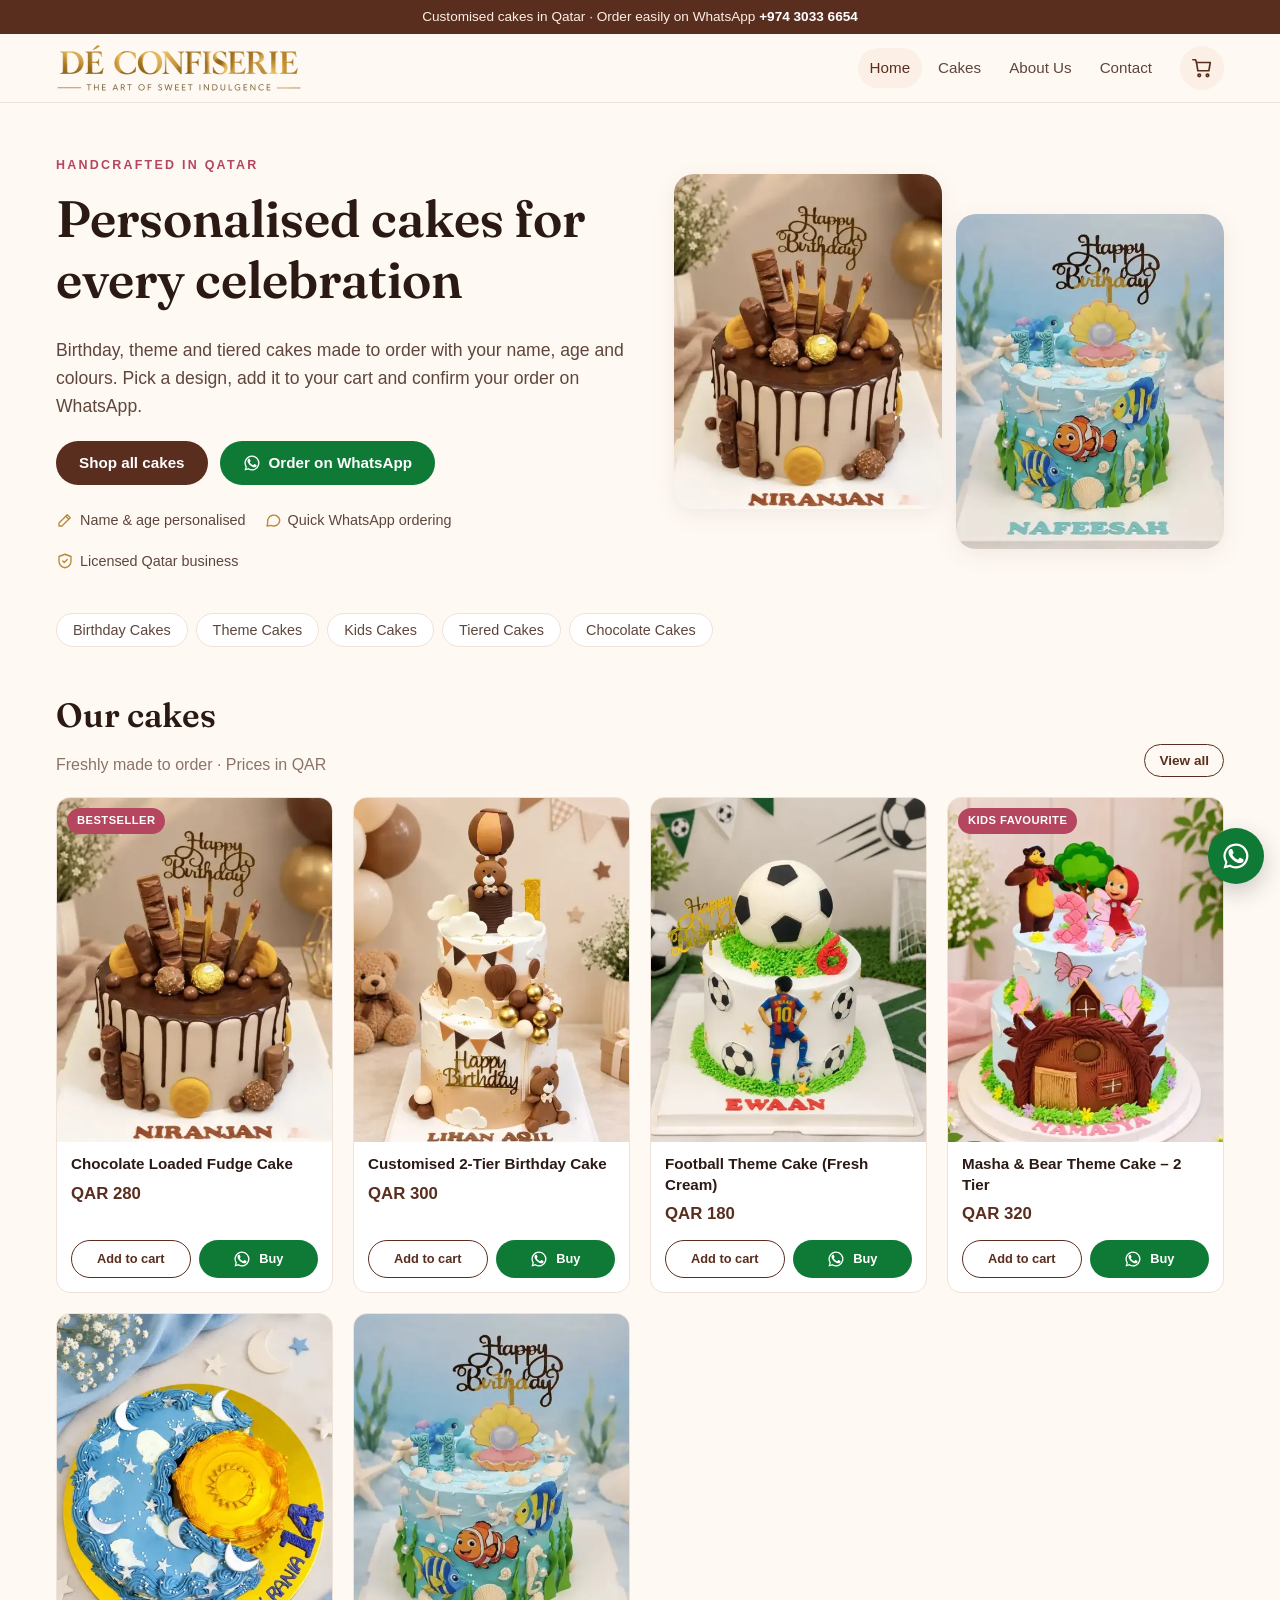
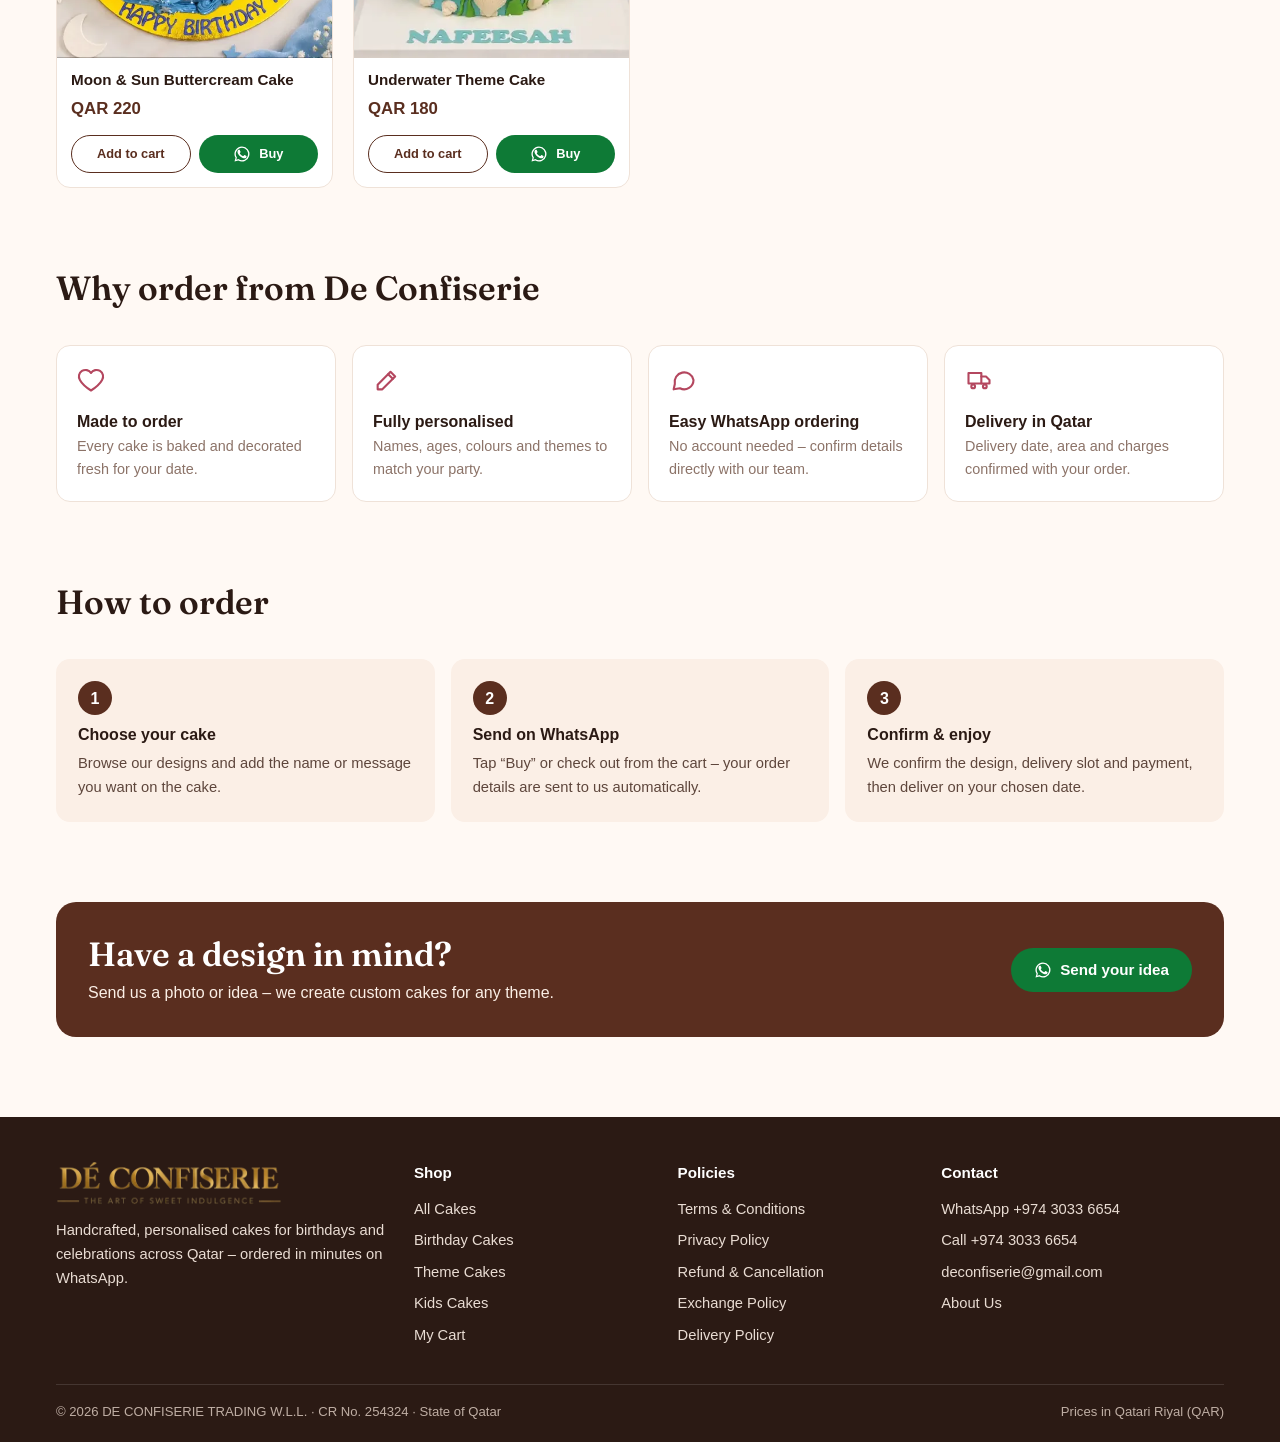
<file: index.html>
<!doctype html>
<html lang="en">
<head>
<meta charset="utf-8">
<meta name="viewport" content="width=device-width,initial-scale=1">
<title>De Confiserie | Birthday &amp; Theme Cakes in Qatar – Order on WhatsApp</title>
<meta name="description" content="Order personalised birthday, kids theme and tiered cakes online in Qatar from De Confiserie. Prices from QAR 180. Quick ordering on WhatsApp +974 3033 6654.">
<meta name="robots" content="index,follow">
<link rel="canonical" href="https://deconfiserie.qa/">
<meta name="theme-color" content="#5A2E1F">
<meta property="og:type" content="website">
<meta property="og:site_name" content="De Confiserie">
<meta property="og:title" content="De Confiserie | Birthday &amp; Theme Cakes in Qatar – Order on WhatsApp">
<meta property="og:description" content="Order personalised birthday, kids theme and tiered cakes online in Qatar from De Confiserie. Prices from QAR 180. Quick ordering on WhatsApp +974 3033 6654.">
<meta property="og:url" content="https://deconfiserie.qa/">
<meta property="og:image" content="https://deconfiserie.qa/images/og-image.jpg">
<meta property="og:locale" content="en_QA">
<meta name="twitter:card" content="summary_large_image">
<link rel="icon" href="favicon.svg" type="image/svg+xml">
<link rel="manifest" href="site.webmanifest">
<link rel="preconnect" href="https://fonts.googleapis.com">
<link rel="preconnect" href="https://fonts.gstatic.com" crossorigin>
<link rel="stylesheet" href="https://fonts.googleapis.com/css2?family=Fraunces:opsz,wght@9..144,600&display=swap">
<link rel="stylesheet" href="assets/css/style.css?v=1">
<link rel="preload" as="image" href="images/thumb/chocolate-loaded-fudge-cake.webp" type="image/webp">
</head>
<body data-page="home">
<a class="sr-only" href="#main">Skip to content</a>
<div class="strip">Customised cakes in Qatar · Order easily on WhatsApp <a href="https://wa.me/97430336654" target="_blank" rel="noopener">+974 3033 6654</a></div>
<header class="header"><div class="container">
<a class="logo" href="index.html" aria-label="De Confiserie home"><picture><source srcset="images/logo.webp" type="image/webp"><img src="images/logo.png" alt="Dé Confiserie – The Art of Sweet Indulgence" width="246" height="48"></picture></a>
<button class="menu-btn" aria-label="Menu" aria-expanded="false"><svg width="24" height="24" viewBox="0 0 24 24" fill="none" stroke="currentColor" stroke-width="2" stroke-linecap="round"><path d="M4 7h16M4 12h16M4 17h16"/></svg></button>
<nav class="nav" aria-label="Main"><a href="index.html" aria-current=page>Home</a><a href="cakes.html">Cakes</a><a href="about.html">About Us</a><a href="contact.html">Contact</a></nav>
<a class="cart-btn" href="cart.html" aria-label="Cart"><svg viewBox="0 0 24 24" fill="none" stroke="currentColor" stroke-width="1.8" stroke-linecap="round" stroke-linejoin="round" aria-hidden="true"><path d="M6 6h15l-1.5 9h-12z"/><path d="M6 6 5 3H2"/><circle cx="9" cy="20" r="1.4"/><circle cx="18" cy="20" r="1.4"/></svg><span class="cart-count" data-n="0">0</span></a>
</div></header>
<main id="main">

<section class="hero"><div class="container">
<div>
<span class="eyebrow">Handcrafted in Qatar</span>
<h1>Personalised cakes for every celebration</h1>
<p class="lead">Birthday, theme and tiered cakes made to order with your name, age and colours. Pick a design, add it to your cart and confirm your order on WhatsApp.</p>
<div class="hero-cta"><a class="btn btn-primary" href="cakes.html">Shop all cakes</a><a class="btn btn-wa" href="https://wa.me/97430336654?text=Hello%20De%20Confiserie%2C%20I%20would%20like%20to%20order%20a%20customised%20cake." target="_blank" rel="noopener"><svg viewBox="0 0 24 24" fill="currentColor" aria-hidden="true"><path d="M17.5 14.4c-.3-.1-1.8-.9-2-1-.3-.1-.5-.1-.7.1-.2.3-.8 1-.9 1.2-.2.2-.3.2-.6.1-.3-.1-1.3-.5-2.4-1.5-.9-.8-1.5-1.8-1.7-2.1-.2-.3 0-.5.1-.6l.4-.5c.2-.2.2-.3.3-.5.1-.2 0-.4 0-.5l-.9-2.2c-.2-.6-.5-.5-.7-.5h-.6c-.2 0-.5.1-.8.4-.3.3-1 1-1 2.5s1.1 2.9 1.2 3.1c.1.2 2.1 3.2 5.1 4.5.7.3 1.3.5 1.7.6.7.2 1.4.2 1.9.1.6-.1 1.8-.7 2-1.4.2-.7.2-1.3.2-1.4-.1-.1-.3-.2-.6-.3zM12 2a10 10 0 0 0-8.6 15.1L2 22l5-1.3A10 10 0 1 0 12 2zm0 18.2c-1.5 0-3-.4-4.3-1.2l-.3-.2-3 .8.8-2.9-.2-.3A8.2 8.2 0 1 1 12 20.2z"/></svg>Order on WhatsApp</a></div>
<div class="trust"><span><svg viewBox="0 0 24 24" fill="none" stroke="currentColor" stroke-width="1.8" stroke-linecap="round" stroke-linejoin="round" aria-hidden="true"><path d="M4 20h4L19 9l-4-4L4 16z"/><path d="m13 7 4 4"/></svg>Name &amp; age personalised</span><span><svg viewBox="0 0 24 24" fill="none" stroke="currentColor" stroke-width="1.8" stroke-linecap="round" stroke-linejoin="round" aria-hidden="true"><path d="M21 12a8 8 0 0 1-11.6 7.1L4 20l1-4.6A8 8 0 1 1 21 12z"/></svg>Quick WhatsApp ordering</span><span><svg viewBox="0 0 24 24" fill="none" stroke="currentColor" stroke-width="1.8" stroke-linecap="round" stroke-linejoin="round" aria-hidden="true"><path d="M12 3 4 6v6c0 5 3.5 8 8 9 4.5-1 8-4 8-9V6z"/><path d="m9 12 2 2 4-4"/></svg>Licensed Qatar business</span></div>
</div>
<div class="hero-art">
<img src="images/thumb/chocolate-loaded-fudge-cake.webp" alt="Chocolate loaded fudge cake" width="480" height="600" fetchpriority="high">
<img src="images/thumb/underwater-theme-cake.webp" alt="Underwater theme birthday cake" width="480" height="600">
</div>
</div></section>

<section class="section" style="padding-top:8px"><div class="container">
<div class="chips" aria-label="Shop by category">
<a class="chip" href="cakes.html?cat=Birthday%20Cakes">Birthday Cakes</a><a class="chip" href="cakes.html?cat=Theme%20Cakes">Theme Cakes</a><a class="chip" href="cakes.html?cat=Kids%20Cakes">Kids Cakes</a><a class="chip" href="cakes.html?cat=Tiered%20Cakes">Tiered Cakes</a><a class="chip" href="cakes.html?cat=Chocolate%20Cakes">Chocolate Cakes</a>
</div></div></section>

<section class="section" style="padding-top:8px"><div class="container">
<div class="section-head"><div><h2>Our cakes</h2><p>Freshly made to order · Prices in QAR</p></div><a class="btn btn-outline btn-sm" href="cakes.html">View all</a></div>
<div class="grid" id="featured"><article class="card"><a class="card-img" href="product.html?id=chocolate-loaded-fudge-cake"><img src="images/thumb/chocolate-loaded-fudge-cake.webp" alt="Chocolate Loaded Fudge Cake" width="480" height="600" loading="lazy" decoding="async"></a><span class="badge">Bestseller</span><div class="card-body"><h3 class="card-title"><a href="product.html?id=chocolate-loaded-fudge-cake">Chocolate Loaded Fudge Cake</a></h3><p class="price">QAR 280</p><div class="card-actions"><button type="button" class="btn btn-outline" data-add="chocolate-loaded-fudge-cake">Add to cart</button><a class="btn btn-wa" href="https://wa.me/97430336654?text=Hello%20De%20Confiserie%2C%20I%20would%20like%20to%20order%3A%0A%2AChocolate%20Loaded%20Fudge%20Cake%2A%20%E2%80%93%20QAR%20280%0Ahttps%3A//deconfiserie.qa/product.html%3Fid%3Dchocolate-loaded-fudge-cake%0A%0AName%20/%20message%20on%20cake%3A%20%0ADelivery%20date%3A%20%0ADelivery%20area%3A%20" target="_blank" rel="noopener" aria-label="Buy Chocolate Loaded Fudge Cake on WhatsApp"><svg viewBox="0 0 24 24" fill="currentColor" aria-hidden="true"><path d="M17.5 14.4c-.3-.1-1.8-.9-2-1-.3-.1-.5-.1-.7.1-.2.3-.8 1-.9 1.2-.2.2-.3.2-.6.1-.3-.1-1.3-.5-2.4-1.5-.9-.8-1.5-1.8-1.7-2.1-.2-.3 0-.5.1-.6l.4-.5c.2-.2.2-.3.3-.5.1-.2 0-.4 0-.5l-.9-2.2c-.2-.6-.5-.5-.7-.5h-.6c-.2 0-.5.1-.8.4-.3.3-1 1-1 2.5s1.1 2.9 1.2 3.1c.1.2 2.1 3.2 5.1 4.5.7.3 1.3.5 1.7.6.7.2 1.4.2 1.9.1.6-.1 1.8-.7 2-1.4.2-.7.2-1.3.2-1.4-.1-.1-.3-.2-.6-.3zM12 2a10 10 0 0 0-8.6 15.1L2 22l5-1.3A10 10 0 1 0 12 2zm0 18.2c-1.5 0-3-.4-4.3-1.2l-.3-.2-3 .8.8-2.9-.2-.3A8.2 8.2 0 1 1 12 20.2z"/></svg>Buy</a></div></div></article><article class="card"><a class="card-img" href="product.html?id=customised-2-tier-birthday-cake"><img src="images/thumb/customised-2-tier-birthday-cake.webp" alt="Customised 2-Tier Birthday Cake" width="480" height="600" loading="lazy" decoding="async"></a><div class="card-body"><h3 class="card-title"><a href="product.html?id=customised-2-tier-birthday-cake">Customised 2-Tier Birthday Cake</a></h3><p class="price">QAR 300</p><div class="card-actions"><button type="button" class="btn btn-outline" data-add="customised-2-tier-birthday-cake">Add to cart</button><a class="btn btn-wa" href="https://wa.me/97430336654?text=Hello%20De%20Confiserie%2C%20I%20would%20like%20to%20order%3A%0A%2ACustomised%202-Tier%20Birthday%20Cake%2A%20%E2%80%93%20QAR%20300%0Ahttps%3A//deconfiserie.qa/product.html%3Fid%3Dcustomised-2-tier-birthday-cake%0A%0AName%20/%20message%20on%20cake%3A%20%0ADelivery%20date%3A%20%0ADelivery%20area%3A%20" target="_blank" rel="noopener" aria-label="Buy Customised 2-Tier Birthday Cake on WhatsApp"><svg viewBox="0 0 24 24" fill="currentColor" aria-hidden="true"><path d="M17.5 14.4c-.3-.1-1.8-.9-2-1-.3-.1-.5-.1-.7.1-.2.3-.8 1-.9 1.2-.2.2-.3.2-.6.1-.3-.1-1.3-.5-2.4-1.5-.9-.8-1.5-1.8-1.7-2.1-.2-.3 0-.5.1-.6l.4-.5c.2-.2.2-.3.3-.5.1-.2 0-.4 0-.5l-.9-2.2c-.2-.6-.5-.5-.7-.5h-.6c-.2 0-.5.1-.8.4-.3.3-1 1-1 2.5s1.1 2.9 1.2 3.1c.1.2 2.1 3.2 5.1 4.5.7.3 1.3.5 1.7.6.7.2 1.4.2 1.9.1.6-.1 1.8-.7 2-1.4.2-.7.2-1.3.2-1.4-.1-.1-.3-.2-.6-.3zM12 2a10 10 0 0 0-8.6 15.1L2 22l5-1.3A10 10 0 1 0 12 2zm0 18.2c-1.5 0-3-.4-4.3-1.2l-.3-.2-3 .8.8-2.9-.2-.3A8.2 8.2 0 1 1 12 20.2z"/></svg>Buy</a></div></div></article><article class="card"><a class="card-img" href="product.html?id=football-theme-cake"><img src="images/thumb/football-theme-cake.webp" alt="Football Theme Cake (Fresh Cream)" width="480" height="600" loading="lazy" decoding="async"></a><div class="card-body"><h3 class="card-title"><a href="product.html?id=football-theme-cake">Football Theme Cake (Fresh Cream)</a></h3><p class="price">QAR 180</p><div class="card-actions"><button type="button" class="btn btn-outline" data-add="football-theme-cake">Add to cart</button><a class="btn btn-wa" href="https://wa.me/97430336654?text=Hello%20De%20Confiserie%2C%20I%20would%20like%20to%20order%3A%0A%2AFootball%20Theme%20Cake%20%28Fresh%20Cream%29%2A%20%E2%80%93%20QAR%20180%0Ahttps%3A//deconfiserie.qa/product.html%3Fid%3Dfootball-theme-cake%0A%0AName%20/%20message%20on%20cake%3A%20%0ADelivery%20date%3A%20%0ADelivery%20area%3A%20" target="_blank" rel="noopener" aria-label="Buy Football Theme Cake (Fresh Cream) on WhatsApp"><svg viewBox="0 0 24 24" fill="currentColor" aria-hidden="true"><path d="M17.5 14.4c-.3-.1-1.8-.9-2-1-.3-.1-.5-.1-.7.1-.2.3-.8 1-.9 1.2-.2.2-.3.2-.6.1-.3-.1-1.3-.5-2.4-1.5-.9-.8-1.5-1.8-1.7-2.1-.2-.3 0-.5.1-.6l.4-.5c.2-.2.2-.3.3-.5.1-.2 0-.4 0-.5l-.9-2.2c-.2-.6-.5-.5-.7-.5h-.6c-.2 0-.5.1-.8.4-.3.3-1 1-1 2.5s1.1 2.9 1.2 3.1c.1.2 2.1 3.2 5.1 4.5.7.3 1.3.5 1.7.6.7.2 1.4.2 1.9.1.6-.1 1.8-.7 2-1.4.2-.7.2-1.3.2-1.4-.1-.1-.3-.2-.6-.3zM12 2a10 10 0 0 0-8.6 15.1L2 22l5-1.3A10 10 0 1 0 12 2zm0 18.2c-1.5 0-3-.4-4.3-1.2l-.3-.2-3 .8.8-2.9-.2-.3A8.2 8.2 0 1 1 12 20.2z"/></svg>Buy</a></div></div></article><article class="card"><a class="card-img" href="product.html?id=masha-bear-theme-cake-2-tier"><img src="images/thumb/masha-bear-theme-cake-2-tier.webp" alt="Masha &amp; Bear Theme Cake – 2 Tier" width="480" height="600" loading="lazy" decoding="async"></a><span class="badge">Kids Favourite</span><div class="card-body"><h3 class="card-title"><a href="product.html?id=masha-bear-theme-cake-2-tier">Masha &amp; Bear Theme Cake – 2 Tier</a></h3><p class="price">QAR 320</p><div class="card-actions"><button type="button" class="btn btn-outline" data-add="masha-bear-theme-cake-2-tier">Add to cart</button><a class="btn btn-wa" href="https://wa.me/97430336654?text=Hello%20De%20Confiserie%2C%20I%20would%20like%20to%20order%3A%0A%2AMasha%20%26%20Bear%20Theme%20Cake%20%E2%80%93%202%20Tier%2A%20%E2%80%93%20QAR%20320%0Ahttps%3A//deconfiserie.qa/product.html%3Fid%3Dmasha-bear-theme-cake-2-tier%0A%0AName%20/%20message%20on%20cake%3A%20%0ADelivery%20date%3A%20%0ADelivery%20area%3A%20" target="_blank" rel="noopener" aria-label="Buy Masha &amp; Bear Theme Cake – 2 Tier on WhatsApp"><svg viewBox="0 0 24 24" fill="currentColor" aria-hidden="true"><path d="M17.5 14.4c-.3-.1-1.8-.9-2-1-.3-.1-.5-.1-.7.1-.2.3-.8 1-.9 1.2-.2.2-.3.2-.6.1-.3-.1-1.3-.5-2.4-1.5-.9-.8-1.5-1.8-1.7-2.1-.2-.3 0-.5.1-.6l.4-.5c.2-.2.2-.3.3-.5.1-.2 0-.4 0-.5l-.9-2.2c-.2-.6-.5-.5-.7-.5h-.6c-.2 0-.5.1-.8.4-.3.3-1 1-1 2.5s1.1 2.9 1.2 3.1c.1.2 2.1 3.2 5.1 4.5.7.3 1.3.5 1.7.6.7.2 1.4.2 1.9.1.6-.1 1.8-.7 2-1.4.2-.7.2-1.3.2-1.4-.1-.1-.3-.2-.6-.3zM12 2a10 10 0 0 0-8.6 15.1L2 22l5-1.3A10 10 0 1 0 12 2zm0 18.2c-1.5 0-3-.4-4.3-1.2l-.3-.2-3 .8.8-2.9-.2-.3A8.2 8.2 0 1 1 12 20.2z"/></svg>Buy</a></div></div></article><article class="card"><a class="card-img" href="product.html?id=moon-sun-buttercream-cake"><img src="images/thumb/moon-sun-buttercream-cake.webp" alt="Moon &amp; Sun Buttercream Cake" width="480" height="600" loading="lazy" decoding="async"></a><div class="card-body"><h3 class="card-title"><a href="product.html?id=moon-sun-buttercream-cake">Moon &amp; Sun Buttercream Cake</a></h3><p class="price">QAR 220</p><div class="card-actions"><button type="button" class="btn btn-outline" data-add="moon-sun-buttercream-cake">Add to cart</button><a class="btn btn-wa" href="https://wa.me/97430336654?text=Hello%20De%20Confiserie%2C%20I%20would%20like%20to%20order%3A%0A%2AMoon%20%26%20Sun%20Buttercream%20Cake%2A%20%E2%80%93%20QAR%20220%0Ahttps%3A//deconfiserie.qa/product.html%3Fid%3Dmoon-sun-buttercream-cake%0A%0AName%20/%20message%20on%20cake%3A%20%0ADelivery%20date%3A%20%0ADelivery%20area%3A%20" target="_blank" rel="noopener" aria-label="Buy Moon &amp; Sun Buttercream Cake on WhatsApp"><svg viewBox="0 0 24 24" fill="currentColor" aria-hidden="true"><path d="M17.5 14.4c-.3-.1-1.8-.9-2-1-.3-.1-.5-.1-.7.1-.2.3-.8 1-.9 1.2-.2.2-.3.2-.6.1-.3-.1-1.3-.5-2.4-1.5-.9-.8-1.5-1.8-1.7-2.1-.2-.3 0-.5.1-.6l.4-.5c.2-.2.2-.3.3-.5.1-.2 0-.4 0-.5l-.9-2.2c-.2-.6-.5-.5-.7-.5h-.6c-.2 0-.5.1-.8.4-.3.3-1 1-1 2.5s1.1 2.9 1.2 3.1c.1.2 2.1 3.2 5.1 4.5.7.3 1.3.5 1.7.6.7.2 1.4.2 1.9.1.6-.1 1.8-.7 2-1.4.2-.7.2-1.3.2-1.4-.1-.1-.3-.2-.6-.3zM12 2a10 10 0 0 0-8.6 15.1L2 22l5-1.3A10 10 0 1 0 12 2zm0 18.2c-1.5 0-3-.4-4.3-1.2l-.3-.2-3 .8.8-2.9-.2-.3A8.2 8.2 0 1 1 12 20.2z"/></svg>Buy</a></div></div></article><article class="card"><a class="card-img" href="product.html?id=underwater-theme-cake"><img src="images/thumb/underwater-theme-cake.webp" alt="Underwater Theme Cake" width="480" height="600" loading="lazy" decoding="async"></a><div class="card-body"><h3 class="card-title"><a href="product.html?id=underwater-theme-cake">Underwater Theme Cake</a></h3><p class="price">QAR 180</p><div class="card-actions"><button type="button" class="btn btn-outline" data-add="underwater-theme-cake">Add to cart</button><a class="btn btn-wa" href="https://wa.me/97430336654?text=Hello%20De%20Confiserie%2C%20I%20would%20like%20to%20order%3A%0A%2AUnderwater%20Theme%20Cake%2A%20%E2%80%93%20QAR%20180%0Ahttps%3A//deconfiserie.qa/product.html%3Fid%3Dunderwater-theme-cake%0A%0AName%20/%20message%20on%20cake%3A%20%0ADelivery%20date%3A%20%0ADelivery%20area%3A%20" target="_blank" rel="noopener" aria-label="Buy Underwater Theme Cake on WhatsApp"><svg viewBox="0 0 24 24" fill="currentColor" aria-hidden="true"><path d="M17.5 14.4c-.3-.1-1.8-.9-2-1-.3-.1-.5-.1-.7.1-.2.3-.8 1-.9 1.2-.2.2-.3.2-.6.1-.3-.1-1.3-.5-2.4-1.5-.9-.8-1.5-1.8-1.7-2.1-.2-.3 0-.5.1-.6l.4-.5c.2-.2.2-.3.3-.5.1-.2 0-.4 0-.5l-.9-2.2c-.2-.6-.5-.5-.7-.5h-.6c-.2 0-.5.1-.8.4-.3.3-1 1-1 2.5s1.1 2.9 1.2 3.1c.1.2 2.1 3.2 5.1 4.5.7.3 1.3.5 1.7.6.7.2 1.4.2 1.9.1.6-.1 1.8-.7 2-1.4.2-.7.2-1.3.2-1.4-.1-.1-.3-.2-.6-.3zM12 2a10 10 0 0 0-8.6 15.1L2 22l5-1.3A10 10 0 1 0 12 2zm0 18.2c-1.5 0-3-.4-4.3-1.2l-.3-.2-3 .8.8-2.9-.2-.3A8.2 8.2 0 1 1 12 20.2z"/></svg>Buy</a></div></div></article></div>
</div></section>

<section class="section"><div class="container">
<div class="section-head"><h2>Why order from De Confiserie</h2></div>
<div class="features">
<div class="feature"><svg viewBox="0 0 24 24" fill="none" stroke="currentColor" stroke-width="1.8" stroke-linecap="round" stroke-linejoin="round" aria-hidden="true"><path d="M12 21s-7-4.4-9.5-9A5.5 5.5 0 0 1 12 6a5.5 5.5 0 0 1 9.5 6c-2.5 4.6-9.5 9-9.5 9z"/></svg><h3>Made to order</h3><p>Every cake is baked and decorated fresh for your date.</p></div>
<div class="feature"><svg viewBox="0 0 24 24" fill="none" stroke="currentColor" stroke-width="1.8" stroke-linecap="round" stroke-linejoin="round" aria-hidden="true"><path d="M4 20h4L19 9l-4-4L4 16z"/><path d="m13 7 4 4"/></svg><h3>Fully personalised</h3><p>Names, ages, colours and themes to match your party.</p></div>
<div class="feature"><svg viewBox="0 0 24 24" fill="none" stroke="currentColor" stroke-width="1.8" stroke-linecap="round" stroke-linejoin="round" aria-hidden="true"><path d="M21 12a8 8 0 0 1-11.6 7.1L4 20l1-4.6A8 8 0 1 1 21 12z"/></svg><h3>Easy WhatsApp ordering</h3><p>No account needed – confirm details directly with our team.</p></div>
<div class="feature"><svg viewBox="0 0 24 24" fill="none" stroke="currentColor" stroke-width="1.8" stroke-linecap="round" stroke-linejoin="round" aria-hidden="true"><path d="M3 6h11v9H3z"/><path d="M14 9h4l3 3v3h-7"/><circle cx="7" cy="17.5" r="1.6"/><circle cx="17" cy="17.5" r="1.6"/></svg><h3>Delivery in Qatar</h3><p>Delivery date, area and charges confirmed with your order.</p></div>
</div></div></section>

<section class="section"><div class="container">
<div class="section-head"><h2>How to order</h2></div>
<div class="steps">
<div class="step"><h3>Choose your cake</h3><p>Browse our designs and add the name or message you want on the cake.</p></div>
<div class="step"><h3>Send on WhatsApp</h3><p>Tap “Buy” or check out from the cart – your order details are sent to us automatically.</p></div>
<div class="step"><h3>Confirm &amp; enjoy</h3><p>We confirm the design, delivery slot and payment, then deliver on your chosen date.</p></div>
</div></div></section>

<section class="section"><div class="container">
<div class="cta-band"><div><h2>Have a design in mind?</h2><p style="margin:6px 0 0">Send us a photo or idea – we create custom cakes for any theme.</p></div>
<a class="btn btn-wa" href="https://wa.me/97430336654?text=Hello%20De%20Confiserie%2C%20I%20would%20like%20a%20custom%20cake.%20Here%20is%20my%20idea%3A%20" target="_blank" rel="noopener"><svg viewBox="0 0 24 24" fill="currentColor" aria-hidden="true"><path d="M17.5 14.4c-.3-.1-1.8-.9-2-1-.3-.1-.5-.1-.7.1-.2.3-.8 1-.9 1.2-.2.2-.3.2-.6.1-.3-.1-1.3-.5-2.4-1.5-.9-.8-1.5-1.8-1.7-2.1-.2-.3 0-.5.1-.6l.4-.5c.2-.2.2-.3.3-.5.1-.2 0-.4 0-.5l-.9-2.2c-.2-.6-.5-.5-.7-.5h-.6c-.2 0-.5.1-.8.4-.3.3-1 1-1 2.5s1.1 2.9 1.2 3.1c.1.2 2.1 3.2 5.1 4.5.7.3 1.3.5 1.7.6.7.2 1.4.2 1.9.1.6-.1 1.8-.7 2-1.4.2-.7.2-1.3.2-1.4-.1-.1-.3-.2-.6-.3zM12 2a10 10 0 0 0-8.6 15.1L2 22l5-1.3A10 10 0 1 0 12 2zm0 18.2c-1.5 0-3-.4-4.3-1.2l-.3-.2-3 .8.8-2.9-.2-.3A8.2 8.2 0 1 1 12 20.2z"/></svg>Send your idea</a></div>
</div></section>
<script type="application/ld+json">{"@context": "https://schema.org", "@type": "Bakery", "name": "De Confiserie", "legalName": "DE CONFISERIE TRADING W.L.L.", "url": "https://deconfiserie.qa", "logo": "https://deconfiserie.qa/images/logo.png", "image": "https://deconfiserie.qa/images/og-image.jpg", "telephone": "+974 3033 6654", "email": "deconfiserie@gmail.com", "priceRange": "QAR 180 \u2013 QAR 320", "currenciesAccepted": "QAR", "areaServed": {"@type": "Country", "name": "Qatar"}, "address": {"@type": "PostalAddress", "addressCountry": "QA"}, "identifier": {"@type": "PropertyValue", "propertyID": "Commercial Registration No.", "value": "254324"}}</script>
<script type="application/ld+json">{"@context": "https://schema.org", "@type": "WebSite", "name": "De Confiserie", "url": "https://deconfiserie.qa", "potentialAction": {"@type": "SearchAction", "target": "https://deconfiserie.qa/cakes.html?q={search_term_string}", "query-input": "required name=search_term_string"}}</script>

</main>
<footer class="footer"><div class="container">
<div class="foot-grid">
<div><a class="logo" href="index.html"><picture><source srcset="images/logo.webp" type="image/webp"><img src="images/logo.png" alt="Dé Confiserie – The Art of Sweet Indulgence" width="246" height="48"></picture></a>
<p style="margin-top:14px">Handcrafted, personalised cakes for birthdays and celebrations across Qatar – ordered in minutes on WhatsApp.</p></div>
<div><h4>Shop</h4><ul><li><a href="cakes.html">All Cakes</a></li><li><a href="cakes.html?cat=Birthday%20Cakes">Birthday Cakes</a></li><li><a href="cakes.html?cat=Theme%20Cakes">Theme Cakes</a></li><li><a href="cakes.html?cat=Kids%20Cakes">Kids Cakes</a></li><li><a href="cart.html">My Cart</a></li></ul></div>
<div><h4>Policies</h4><ul><li><a href="terms.html">Terms &amp; Conditions</a></li><li><a href="privacy-policy.html">Privacy Policy</a></li><li><a href="refund-policy.html">Refund &amp; Cancellation</a></li><li><a href="exchange-policy.html">Exchange Policy</a></li><li><a href="delivery-policy.html">Delivery Policy</a></li></ul></div>
<div><h4>Contact</h4><ul><li><a href="https://wa.me/97430336654" target="_blank" rel="noopener">WhatsApp +974 3033 6654</a></li><li><a href="tel:+97430336654">Call +974 3033 6654</a></li><li><a href="mailto:deconfiserie@gmail.com">deconfiserie@gmail.com</a></li><li><a href="about.html">About Us</a></li></ul></div>
</div>
<div class="legal-line"><span>© <span id="yr">2026</span> DE CONFISERIE TRADING W.L.L. · CR No. 254324<span id="ecomLic"></span> · State of Qatar</span><span>Prices in Qatari Riyal (QAR)</span></div>
</div></footer>
<a class="wa-float" href="https://wa.me/97430336654?text=Hello%20De%20Confiserie%2C%20I%20would%20like%20to%20order%20a%20cake." target="_blank" rel="noopener" aria-label="Chat on WhatsApp"><svg viewBox="0 0 24 24" fill="currentColor" aria-hidden="true"><path d="M17.5 14.4c-.3-.1-1.8-.9-2-1-.3-.1-.5-.1-.7.1-.2.3-.8 1-.9 1.2-.2.2-.3.2-.6.1-.3-.1-1.3-.5-2.4-1.5-.9-.8-1.5-1.8-1.7-2.1-.2-.3 0-.5.1-.6l.4-.5c.2-.2.2-.3.3-.5.1-.2 0-.4 0-.5l-.9-2.2c-.2-.6-.5-.5-.7-.5h-.6c-.2 0-.5.1-.8.4-.3.3-1 1-1 2.5s1.1 2.9 1.2 3.1c.1.2 2.1 3.2 5.1 4.5.7.3 1.3.5 1.7.6.7.2 1.4.2 1.9.1.6-.1 1.8-.7 2-1.4.2-.7.2-1.3.2-1.4-.1-.1-.3-.2-.6-.3zM12 2a10 10 0 0 0-8.6 15.1L2 22l5-1.3A10 10 0 1 0 12 2zm0 18.2c-1.5 0-3-.4-4.3-1.2l-.3-.2-3 .8.8-2.9-.2-.3A8.2 8.2 0 1 1 12 20.2z"/></svg></a>
<script src="assets/js/config.js?v=1"></script>
<script>window.__PRODUCTS=[{"id":"chocolate-loaded-fudge-cake","name":"Chocolate Loaded Fudge Cake","price":280,"categories":["Chocolate Cakes","Birthday Cakes"],"badge":"Bestseller","featured":true,"description":"Rich chocolate fudge cake finished with a glossy chocolate drip and loaded with chocolate bars, wafer sticks and truffles. Personalised with name and a Happy Birthday topper.","details":"Personalised name included. Final decoration may vary slightly as each cake is handmade.","image":"images/chocolate-loaded-fudge-cake.webp","thumb":"images/thumb/chocolate-loaded-fudge-cake.webp","active":true},{"id":"customised-2-tier-birthday-cake","name":"Customised 2-Tier Birthday Cake","price":300,"categories":["Tiered Cakes","Birthday Cakes","Kids Cakes"],"badge":"","featured":true,"description":"Two-tier celebration cake with teddy bear figures, balloons, bunting and golden pearls in soft neutral tones. Colours, name and theme can be customised.","details":"Personalised name included. Share your colour theme on WhatsApp.","image":"images/customised-2-tier-birthday-cake.webp","thumb":"images/thumb/customised-2-tier-birthday-cake.webp","active":true},{"id":"football-theme-cake","name":"Football Theme Cake (Fresh Cream)","price":180,"categories":["Theme Cakes","Kids Cakes","Birthday Cakes"],"badge":"","featured":true,"description":"Fresh-cream football theme cake with a football topper, grass piping and player figure \u2013 perfect for young football fans. Name and age personalised.","details":"Made with normal (fresh) cream. Favourite team colours on request.","image":"images/football-theme-cake.webp","thumb":"images/thumb/football-theme-cake.webp","active":true},{"id":"masha-bear-theme-cake-2-tier","name":"Masha & Bear Theme Cake \u2013 2 Tier","price":320,"categories":["Theme Cakes","Kids Cakes","Tiered Cakes"],"badge":"Kids Favourite","featured":true,"description":"Two-tier kids' theme cake with character figures, a cottage-door design, flowers and butterflies in pastel colours. Name and age personalised.","details":"Personalised name and age included.","image":"images/masha-bear-theme-cake-2-tier.webp","thumb":"images/thumb/masha-bear-theme-cake-2-tier.webp","active":true},{"id":"moon-sun-buttercream-cake","name":"Moon & Sun Buttercream Cake","price":220,"categories":["Theme Cakes","Birthday Cakes"],"badge":"","featured":true,"description":"Fully buttercream-covered cake shaped as a crescent moon and sun, with clouds and stars piped in blue, white and gold. Personalised birthday message on the board.","details":"Buttercream covered. Message and number personalised.","image":"images/moon-sun-buttercream-cake.webp","thumb":"images/thumb/moon-sun-buttercream-cake.webp","active":true},{"id":"underwater-theme-cake","name":"Underwater Theme Cake","price":180,"categories":["Theme Cakes","Kids Cakes","Birthday Cakes"],"badge":"","featured":true,"description":"Ocean-inspired cake with clownfish, seashells, a pearl oyster, starfish and seaweed details in aqua blue. Personalised name, age and topper.","details":"Personalised name and age included.","image":"images/underwater-theme-cake.webp","thumb":"images/thumb/underwater-theme-cake.webp","active":true}]</script>
<script>document.getElementById("yr").textContent=new Date().getFullYear();if(SITE.ecomLicenseNo)document.getElementById("ecomLic").textContent=" · E-Commerce Licence No. "+SITE.ecomLicenseNo;</script>
<script src="assets/js/app.js?v=1" defer></script>
</body>
</html>
</file>
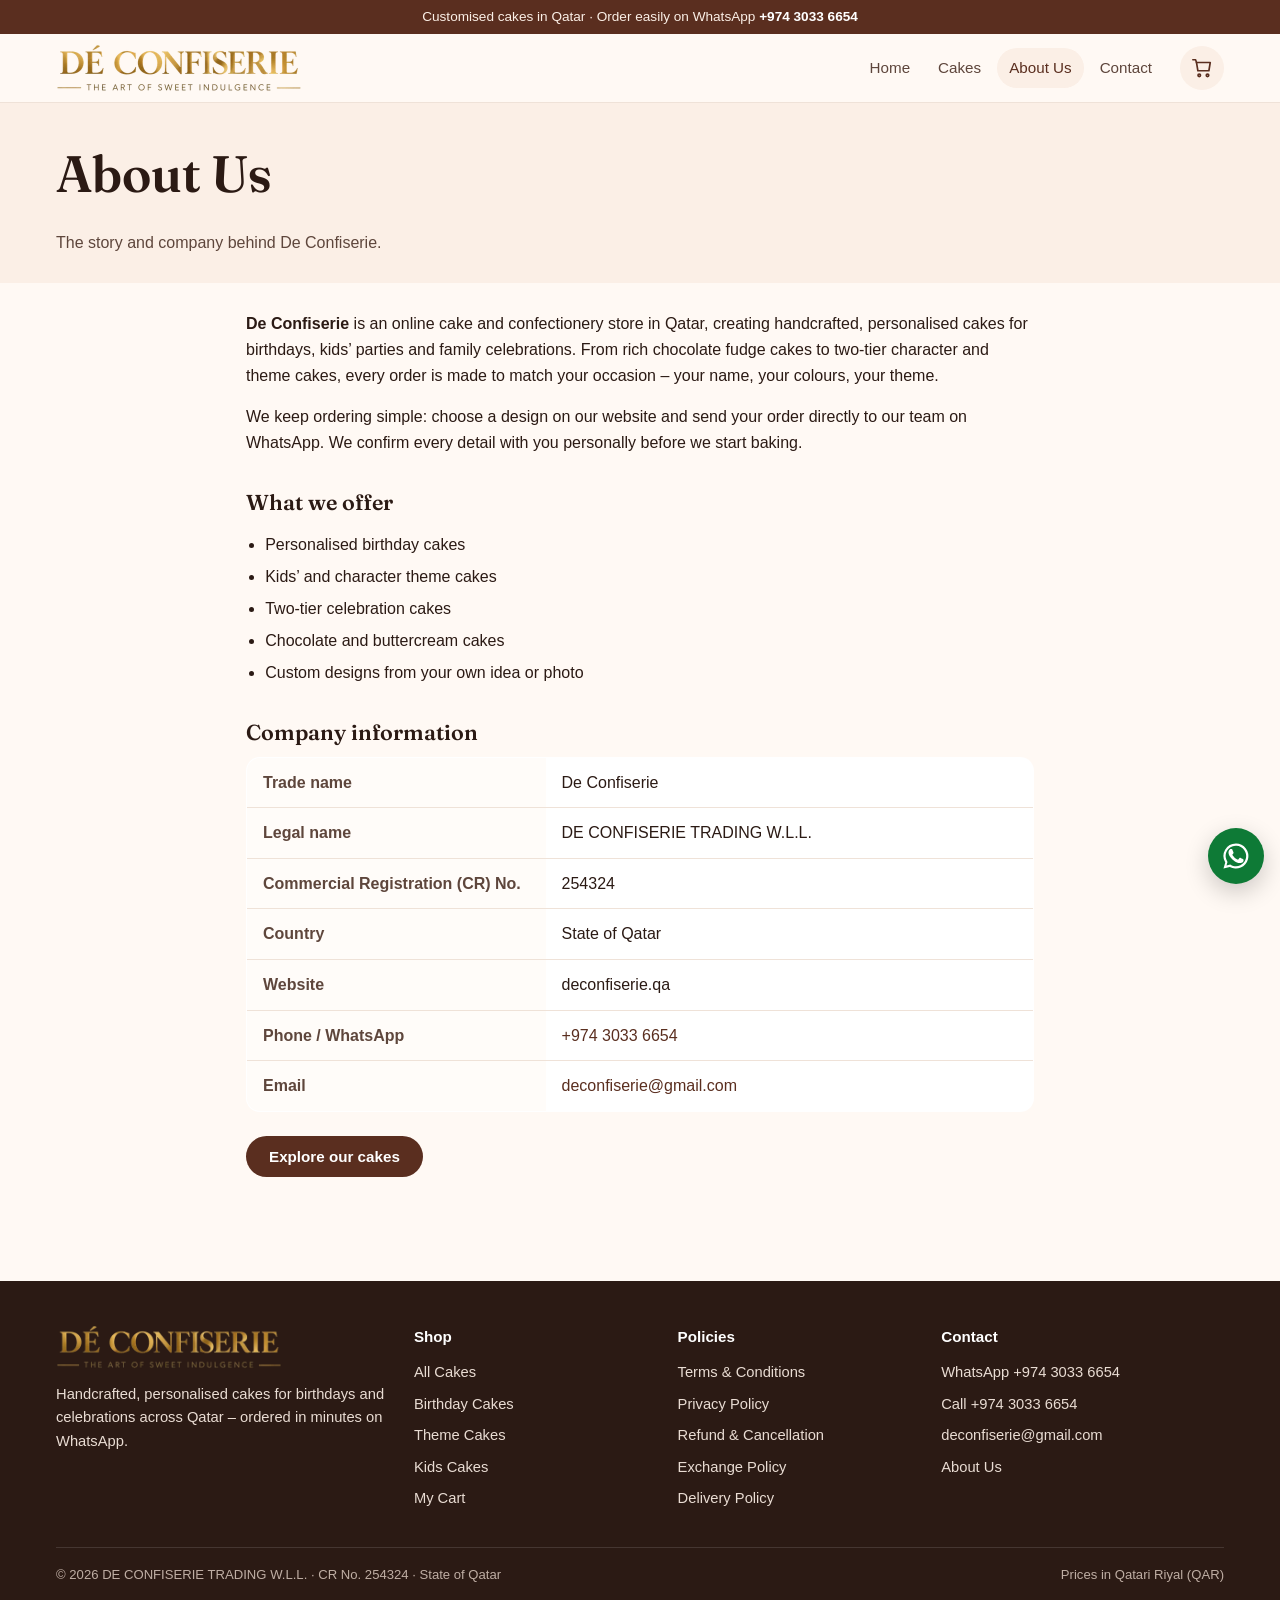
<file: about.html>
<!doctype html>
<html lang="en">
<head>
<meta charset="utf-8">
<meta name="viewport" content="width=device-width,initial-scale=1">
<title>About Us | De Confiserie Trading W.L.L. – Qatar</title>
<meta name="description" content="About De Confiserie – DE CONFISERIE TRADING W.L.L., CR No. 254324. Online personalised cake store in Qatar.">
<meta name="robots" content="index,follow">
<link rel="canonical" href="https://deconfiserie.qa/about.html">
<meta name="theme-color" content="#5A2E1F">
<meta property="og:type" content="website">
<meta property="og:site_name" content="De Confiserie">
<meta property="og:title" content="About Us | De Confiserie Trading W.L.L. – Qatar">
<meta property="og:description" content="About De Confiserie – DE CONFISERIE TRADING W.L.L., CR No. 254324. Online personalised cake store in Qatar.">
<meta property="og:url" content="https://deconfiserie.qa/about.html">
<meta property="og:image" content="https://deconfiserie.qa/images/og-image.jpg">
<meta property="og:locale" content="en_QA">
<meta name="twitter:card" content="summary_large_image">
<link rel="icon" href="favicon.svg" type="image/svg+xml">
<link rel="manifest" href="site.webmanifest">
<link rel="preconnect" href="https://fonts.googleapis.com">
<link rel="preconnect" href="https://fonts.gstatic.com" crossorigin>
<link rel="stylesheet" href="https://fonts.googleapis.com/css2?family=Fraunces:opsz,wght@9..144,600&display=swap">
<link rel="stylesheet" href="assets/css/style.css?v=1">

</head>
<body data-page="">
<a class="sr-only" href="#main">Skip to content</a>
<div class="strip">Customised cakes in Qatar · Order easily on WhatsApp <a href="https://wa.me/97430336654" target="_blank" rel="noopener">+974 3033 6654</a></div>
<header class="header"><div class="container">
<a class="logo" href="index.html" aria-label="De Confiserie home"><picture><source srcset="images/logo.webp" type="image/webp"><img src="images/logo.png" alt="Dé Confiserie – The Art of Sweet Indulgence" width="246" height="48"></picture></a>
<button class="menu-btn" aria-label="Menu" aria-expanded="false"><svg width="24" height="24" viewBox="0 0 24 24" fill="none" stroke="currentColor" stroke-width="2" stroke-linecap="round"><path d="M4 7h16M4 12h16M4 17h16"/></svg></button>
<nav class="nav" aria-label="Main"><a href="index.html">Home</a><a href="cakes.html">Cakes</a><a href="about.html" aria-current=page>About Us</a><a href="contact.html">Contact</a></nav>
<a class="cart-btn" href="cart.html" aria-label="Cart"><svg viewBox="0 0 24 24" fill="none" stroke="currentColor" stroke-width="1.8" stroke-linecap="round" stroke-linejoin="round" aria-hidden="true"><path d="M6 6h15l-1.5 9h-12z"/><path d="M6 6 5 3H2"/><circle cx="9" cy="20" r="1.4"/><circle cx="18" cy="20" r="1.4"/></svg><span class="cart-count" data-n="0">0</span></a>
</div></header>
<main id="main">

<section class="page-hero"><div class="container"><h1>About Us</h1><p>The story and company behind De Confiserie.</p></div></section>
<div class="container prose">
<p><strong>De Confiserie</strong> is an online cake and confectionery store in Qatar, creating handcrafted, personalised cakes for birthdays, kids’ parties and family celebrations. From rich chocolate fudge cakes to two-tier character and theme cakes, every order is made to match your occasion – your name, your colours, your theme.</p>
<p>We keep ordering simple: choose a design on our website and send your order directly to our team on WhatsApp. We confirm every detail with you personally before we start baking.</p>
<h2>What we offer</h2>
<ul><li>Personalised birthday cakes</li><li>Kids’ and character theme cakes</li><li>Two-tier celebration cakes</li><li>Chocolate and buttercream cakes</li><li>Custom designs from your own idea or photo</li></ul>
<h2>Company information</h2>
<table class="info-table">
<tr><th>Trade name</th><td>De Confiserie</td></tr>
<tr><th>Legal name</th><td>DE CONFISERIE TRADING W.L.L.</td></tr>
<tr><th>Commercial Registration (CR) No.</th><td>254324</td></tr>
<tr id="licRow" hidden><th>E-Commerce Licence No.</th><td id="licVal"></td></tr>
<tr><th>Country</th><td>State of Qatar</td></tr>
<tr><th>Website</th><td>deconfiserie.qa</td></tr>
<tr><th>Phone / WhatsApp</th><td><a href="tel:+97430336654">+974 3033 6654</a></td></tr>
<tr><th>Email</th><td><a href="mailto:deconfiserie@gmail.com">deconfiserie@gmail.com</a></td></tr>
</table>
<p style="margin-top:24px"><a class="btn btn-primary" href="cakes.html">Explore our cakes</a></p>
</div>
</main>
<footer class="footer"><div class="container">
<div class="foot-grid">
<div><a class="logo" href="index.html"><picture><source srcset="images/logo.webp" type="image/webp"><img src="images/logo.png" alt="Dé Confiserie – The Art of Sweet Indulgence" width="246" height="48"></picture></a>
<p style="margin-top:14px">Handcrafted, personalised cakes for birthdays and celebrations across Qatar – ordered in minutes on WhatsApp.</p></div>
<div><h4>Shop</h4><ul><li><a href="cakes.html">All Cakes</a></li><li><a href="cakes.html?cat=Birthday%20Cakes">Birthday Cakes</a></li><li><a href="cakes.html?cat=Theme%20Cakes">Theme Cakes</a></li><li><a href="cakes.html?cat=Kids%20Cakes">Kids Cakes</a></li><li><a href="cart.html">My Cart</a></li></ul></div>
<div><h4>Policies</h4><ul><li><a href="terms.html">Terms &amp; Conditions</a></li><li><a href="privacy-policy.html">Privacy Policy</a></li><li><a href="refund-policy.html">Refund &amp; Cancellation</a></li><li><a href="exchange-policy.html">Exchange Policy</a></li><li><a href="delivery-policy.html">Delivery Policy</a></li></ul></div>
<div><h4>Contact</h4><ul><li><a href="https://wa.me/97430336654" target="_blank" rel="noopener">WhatsApp +974 3033 6654</a></li><li><a href="tel:+97430336654">Call +974 3033 6654</a></li><li><a href="mailto:deconfiserie@gmail.com">deconfiserie@gmail.com</a></li><li><a href="about.html">About Us</a></li></ul></div>
</div>
<div class="legal-line"><span>© <span id="yr">2026</span> DE CONFISERIE TRADING W.L.L. · CR No. 254324<span id="ecomLic"></span> · State of Qatar</span><span>Prices in Qatari Riyal (QAR)</span></div>
</div></footer>
<a class="wa-float" href="https://wa.me/97430336654?text=Hello%20De%20Confiserie%2C%20I%20would%20like%20to%20order%20a%20cake." target="_blank" rel="noopener" aria-label="Chat on WhatsApp"><svg viewBox="0 0 24 24" fill="currentColor" aria-hidden="true"><path d="M17.5 14.4c-.3-.1-1.8-.9-2-1-.3-.1-.5-.1-.7.1-.2.3-.8 1-.9 1.2-.2.2-.3.2-.6.1-.3-.1-1.3-.5-2.4-1.5-.9-.8-1.5-1.8-1.7-2.1-.2-.3 0-.5.1-.6l.4-.5c.2-.2.2-.3.3-.5.1-.2 0-.4 0-.5l-.9-2.2c-.2-.6-.5-.5-.7-.5h-.6c-.2 0-.5.1-.8.4-.3.3-1 1-1 2.5s1.1 2.9 1.2 3.1c.1.2 2.1 3.2 5.1 4.5.7.3 1.3.5 1.7.6.7.2 1.4.2 1.9.1.6-.1 1.8-.7 2-1.4.2-.7.2-1.3.2-1.4-.1-.1-.3-.2-.6-.3zM12 2a10 10 0 0 0-8.6 15.1L2 22l5-1.3A10 10 0 1 0 12 2zm0 18.2c-1.5 0-3-.4-4.3-1.2l-.3-.2-3 .8.8-2.9-.2-.3A8.2 8.2 0 1 1 12 20.2z"/></svg></a>
<script src="assets/js/config.js?v=1"></script>

<script>document.getElementById("yr").textContent=new Date().getFullYear();if(SITE.ecomLicenseNo)document.getElementById("ecomLic").textContent=" · E-Commerce Licence No. "+SITE.ecomLicenseNo;</script>
<script src="assets/js/app.js?v=1" defer></script>
<script>if(SITE.ecomLicenseNo){document.getElementById("licRow").hidden=false;document.getElementById("licVal").textContent=SITE.ecomLicenseNo;}</script>
</body>
</html>
</file>
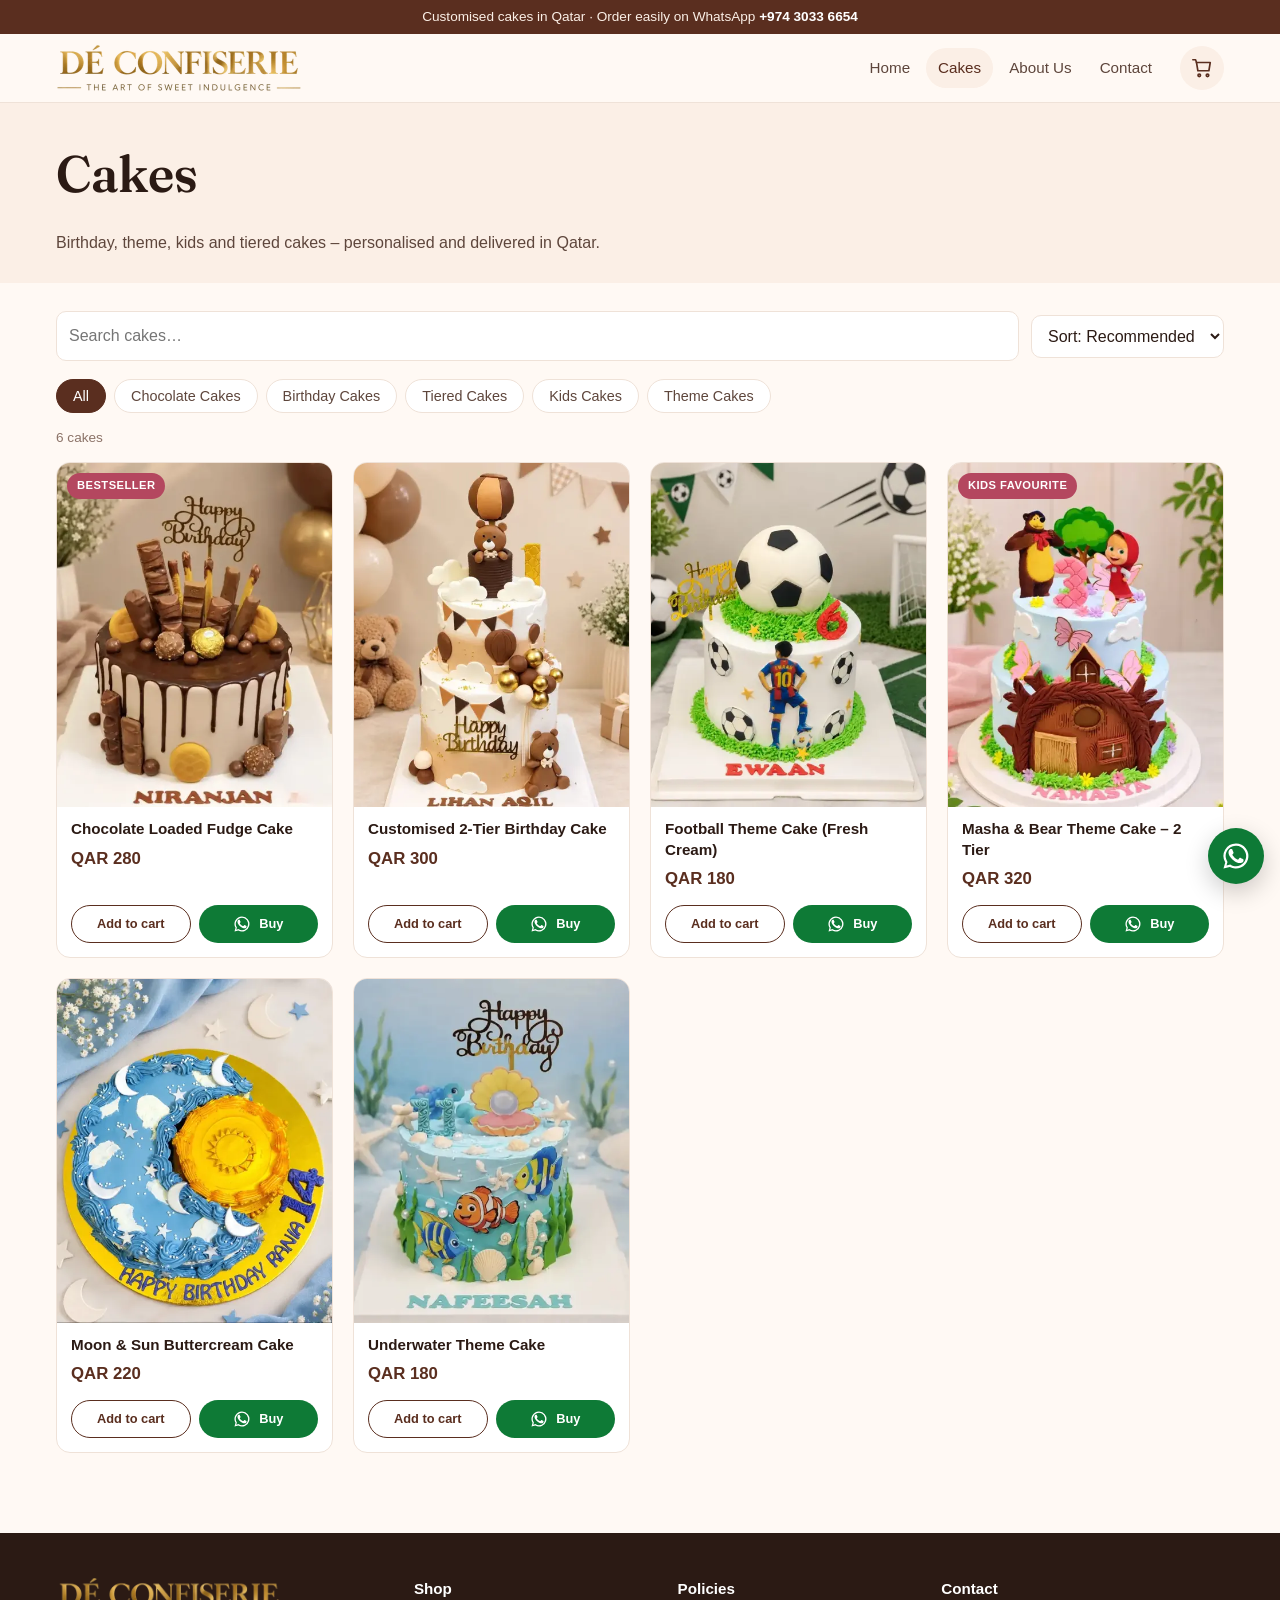
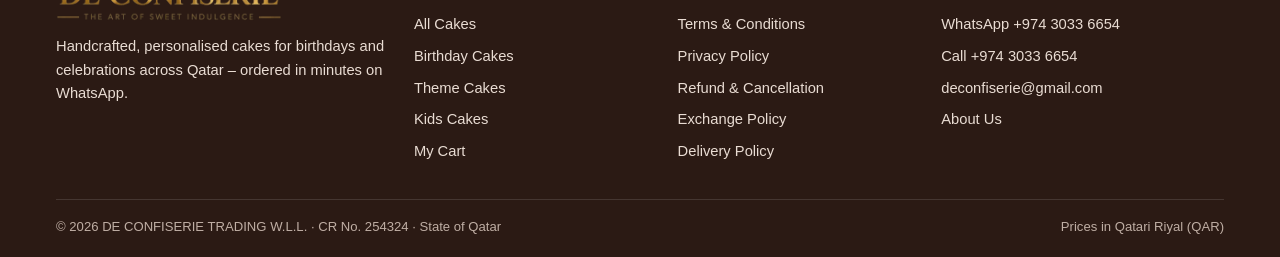
<file: cakes.html>
<!doctype html>
<html lang="en">
<head>
<meta charset="utf-8">
<meta name="viewport" content="width=device-width,initial-scale=1">
<title>Buy Cakes Online in Qatar | Birthday &amp; Theme Cakes – De Confiserie</title>
<meta name="description" content="Shop personalised birthday cakes, kids theme cakes, chocolate and 2-tier cakes in Qatar. Add to cart or buy instantly on WhatsApp.">
<meta name="robots" content="index,follow">
<link rel="canonical" href="https://deconfiserie.qa/cakes.html">
<meta name="theme-color" content="#5A2E1F">
<meta property="og:type" content="website">
<meta property="og:site_name" content="De Confiserie">
<meta property="og:title" content="Buy Cakes Online in Qatar | Birthday &amp; Theme Cakes – De Confiserie">
<meta property="og:description" content="Shop personalised birthday cakes, kids theme cakes, chocolate and 2-tier cakes in Qatar. Add to cart or buy instantly on WhatsApp.">
<meta property="og:url" content="https://deconfiserie.qa/cakes.html">
<meta property="og:image" content="https://deconfiserie.qa/images/og-image.jpg">
<meta property="og:locale" content="en_QA">
<meta name="twitter:card" content="summary_large_image">
<link rel="icon" href="favicon.svg" type="image/svg+xml">
<link rel="manifest" href="site.webmanifest">
<link rel="preconnect" href="https://fonts.googleapis.com">
<link rel="preconnect" href="https://fonts.gstatic.com" crossorigin>
<link rel="stylesheet" href="https://fonts.googleapis.com/css2?family=Fraunces:opsz,wght@9..144,600&display=swap">
<link rel="stylesheet" href="assets/css/style.css?v=1">

</head>
<body data-page="shop">
<a class="sr-only" href="#main">Skip to content</a>
<div class="strip">Customised cakes in Qatar · Order easily on WhatsApp <a href="https://wa.me/97430336654" target="_blank" rel="noopener">+974 3033 6654</a></div>
<header class="header"><div class="container">
<a class="logo" href="index.html" aria-label="De Confiserie home"><picture><source srcset="images/logo.webp" type="image/webp"><img src="images/logo.png" alt="Dé Confiserie – The Art of Sweet Indulgence" width="246" height="48"></picture></a>
<button class="menu-btn" aria-label="Menu" aria-expanded="false"><svg width="24" height="24" viewBox="0 0 24 24" fill="none" stroke="currentColor" stroke-width="2" stroke-linecap="round"><path d="M4 7h16M4 12h16M4 17h16"/></svg></button>
<nav class="nav" aria-label="Main"><a href="index.html">Home</a><a href="cakes.html" aria-current=page>Cakes</a><a href="about.html">About Us</a><a href="contact.html">Contact</a></nav>
<a class="cart-btn" href="cart.html" aria-label="Cart"><svg viewBox="0 0 24 24" fill="none" stroke="currentColor" stroke-width="1.8" stroke-linecap="round" stroke-linejoin="round" aria-hidden="true"><path d="M6 6h15l-1.5 9h-12z"/><path d="M6 6 5 3H2"/><circle cx="9" cy="20" r="1.4"/><circle cx="18" cy="20" r="1.4"/></svg><span class="cart-count" data-n="0">0</span></a>
</div></header>
<main id="main">

<section class="page-hero"><div class="container"><h1>Cakes</h1><p>Birthday, theme, kids and tiered cakes – personalised and delivered in Qatar.</p></div></section>
<section class="container" style="padding-bottom:40px">
<div class="toolbar">
<input class="search" id="q" type="search" placeholder="Search cakes…" aria-label="Search cakes">
<select id="sort" aria-label="Sort" style="width:auto"><option value="featured">Sort: Recommended</option><option value="low">Price: Low to High</option><option value="high">Price: High to Low</option><option value="name">Name A–Z</option></select>
</div>
<div class="chips" id="cats" style="margin-bottom:14px"></div>
<p class="note" id="count" aria-live="polite">6 cakes</p>
<div class="grid" id="grid"><article class="card"><a class="card-img" href="product.html?id=chocolate-loaded-fudge-cake"><img src="images/thumb/chocolate-loaded-fudge-cake.webp" alt="Chocolate Loaded Fudge Cake" width="480" height="600" loading="lazy" decoding="async"></a><span class="badge">Bestseller</span><div class="card-body"><h3 class="card-title"><a href="product.html?id=chocolate-loaded-fudge-cake">Chocolate Loaded Fudge Cake</a></h3><p class="price">QAR 280</p><div class="card-actions"><button type="button" class="btn btn-outline" data-add="chocolate-loaded-fudge-cake">Add to cart</button><a class="btn btn-wa" href="https://wa.me/97430336654?text=Hello%20De%20Confiserie%2C%20I%20would%20like%20to%20order%3A%0A%2AChocolate%20Loaded%20Fudge%20Cake%2A%20%E2%80%93%20QAR%20280%0Ahttps%3A//deconfiserie.qa/product.html%3Fid%3Dchocolate-loaded-fudge-cake%0A%0AName%20/%20message%20on%20cake%3A%20%0ADelivery%20date%3A%20%0ADelivery%20area%3A%20" target="_blank" rel="noopener" aria-label="Buy Chocolate Loaded Fudge Cake on WhatsApp"><svg viewBox="0 0 24 24" fill="currentColor" aria-hidden="true"><path d="M17.5 14.4c-.3-.1-1.8-.9-2-1-.3-.1-.5-.1-.7.1-.2.3-.8 1-.9 1.2-.2.2-.3.2-.6.1-.3-.1-1.3-.5-2.4-1.5-.9-.8-1.5-1.8-1.7-2.1-.2-.3 0-.5.1-.6l.4-.5c.2-.2.2-.3.3-.5.1-.2 0-.4 0-.5l-.9-2.2c-.2-.6-.5-.5-.7-.5h-.6c-.2 0-.5.1-.8.4-.3.3-1 1-1 2.5s1.1 2.9 1.2 3.1c.1.2 2.1 3.2 5.1 4.5.7.3 1.3.5 1.7.6.7.2 1.4.2 1.9.1.6-.1 1.8-.7 2-1.4.2-.7.2-1.3.2-1.4-.1-.1-.3-.2-.6-.3zM12 2a10 10 0 0 0-8.6 15.1L2 22l5-1.3A10 10 0 1 0 12 2zm0 18.2c-1.5 0-3-.4-4.3-1.2l-.3-.2-3 .8.8-2.9-.2-.3A8.2 8.2 0 1 1 12 20.2z"/></svg>Buy</a></div></div></article><article class="card"><a class="card-img" href="product.html?id=customised-2-tier-birthday-cake"><img src="images/thumb/customised-2-tier-birthday-cake.webp" alt="Customised 2-Tier Birthday Cake" width="480" height="600" loading="lazy" decoding="async"></a><div class="card-body"><h3 class="card-title"><a href="product.html?id=customised-2-tier-birthday-cake">Customised 2-Tier Birthday Cake</a></h3><p class="price">QAR 300</p><div class="card-actions"><button type="button" class="btn btn-outline" data-add="customised-2-tier-birthday-cake">Add to cart</button><a class="btn btn-wa" href="https://wa.me/97430336654?text=Hello%20De%20Confiserie%2C%20I%20would%20like%20to%20order%3A%0A%2ACustomised%202-Tier%20Birthday%20Cake%2A%20%E2%80%93%20QAR%20300%0Ahttps%3A//deconfiserie.qa/product.html%3Fid%3Dcustomised-2-tier-birthday-cake%0A%0AName%20/%20message%20on%20cake%3A%20%0ADelivery%20date%3A%20%0ADelivery%20area%3A%20" target="_blank" rel="noopener" aria-label="Buy Customised 2-Tier Birthday Cake on WhatsApp"><svg viewBox="0 0 24 24" fill="currentColor" aria-hidden="true"><path d="M17.5 14.4c-.3-.1-1.8-.9-2-1-.3-.1-.5-.1-.7.1-.2.3-.8 1-.9 1.2-.2.2-.3.2-.6.1-.3-.1-1.3-.5-2.4-1.5-.9-.8-1.5-1.8-1.7-2.1-.2-.3 0-.5.1-.6l.4-.5c.2-.2.2-.3.3-.5.1-.2 0-.4 0-.5l-.9-2.2c-.2-.6-.5-.5-.7-.5h-.6c-.2 0-.5.1-.8.4-.3.3-1 1-1 2.5s1.1 2.9 1.2 3.1c.1.2 2.1 3.2 5.1 4.5.7.3 1.3.5 1.7.6.7.2 1.4.2 1.9.1.6-.1 1.8-.7 2-1.4.2-.7.2-1.3.2-1.4-.1-.1-.3-.2-.6-.3zM12 2a10 10 0 0 0-8.6 15.1L2 22l5-1.3A10 10 0 1 0 12 2zm0 18.2c-1.5 0-3-.4-4.3-1.2l-.3-.2-3 .8.8-2.9-.2-.3A8.2 8.2 0 1 1 12 20.2z"/></svg>Buy</a></div></div></article><article class="card"><a class="card-img" href="product.html?id=football-theme-cake"><img src="images/thumb/football-theme-cake.webp" alt="Football Theme Cake (Fresh Cream)" width="480" height="600" loading="lazy" decoding="async"></a><div class="card-body"><h3 class="card-title"><a href="product.html?id=football-theme-cake">Football Theme Cake (Fresh Cream)</a></h3><p class="price">QAR 180</p><div class="card-actions"><button type="button" class="btn btn-outline" data-add="football-theme-cake">Add to cart</button><a class="btn btn-wa" href="https://wa.me/97430336654?text=Hello%20De%20Confiserie%2C%20I%20would%20like%20to%20order%3A%0A%2AFootball%20Theme%20Cake%20%28Fresh%20Cream%29%2A%20%E2%80%93%20QAR%20180%0Ahttps%3A//deconfiserie.qa/product.html%3Fid%3Dfootball-theme-cake%0A%0AName%20/%20message%20on%20cake%3A%20%0ADelivery%20date%3A%20%0ADelivery%20area%3A%20" target="_blank" rel="noopener" aria-label="Buy Football Theme Cake (Fresh Cream) on WhatsApp"><svg viewBox="0 0 24 24" fill="currentColor" aria-hidden="true"><path d="M17.5 14.4c-.3-.1-1.8-.9-2-1-.3-.1-.5-.1-.7.1-.2.3-.8 1-.9 1.2-.2.2-.3.2-.6.1-.3-.1-1.3-.5-2.4-1.5-.9-.8-1.5-1.8-1.7-2.1-.2-.3 0-.5.1-.6l.4-.5c.2-.2.2-.3.3-.5.1-.2 0-.4 0-.5l-.9-2.2c-.2-.6-.5-.5-.7-.5h-.6c-.2 0-.5.1-.8.4-.3.3-1 1-1 2.5s1.1 2.9 1.2 3.1c.1.2 2.1 3.2 5.1 4.5.7.3 1.3.5 1.7.6.7.2 1.4.2 1.9.1.6-.1 1.8-.7 2-1.4.2-.7.2-1.3.2-1.4-.1-.1-.3-.2-.6-.3zM12 2a10 10 0 0 0-8.6 15.1L2 22l5-1.3A10 10 0 1 0 12 2zm0 18.2c-1.5 0-3-.4-4.3-1.2l-.3-.2-3 .8.8-2.9-.2-.3A8.2 8.2 0 1 1 12 20.2z"/></svg>Buy</a></div></div></article><article class="card"><a class="card-img" href="product.html?id=masha-bear-theme-cake-2-tier"><img src="images/thumb/masha-bear-theme-cake-2-tier.webp" alt="Masha &amp; Bear Theme Cake – 2 Tier" width="480" height="600" loading="lazy" decoding="async"></a><span class="badge">Kids Favourite</span><div class="card-body"><h3 class="card-title"><a href="product.html?id=masha-bear-theme-cake-2-tier">Masha &amp; Bear Theme Cake – 2 Tier</a></h3><p class="price">QAR 320</p><div class="card-actions"><button type="button" class="btn btn-outline" data-add="masha-bear-theme-cake-2-tier">Add to cart</button><a class="btn btn-wa" href="https://wa.me/97430336654?text=Hello%20De%20Confiserie%2C%20I%20would%20like%20to%20order%3A%0A%2AMasha%20%26%20Bear%20Theme%20Cake%20%E2%80%93%202%20Tier%2A%20%E2%80%93%20QAR%20320%0Ahttps%3A//deconfiserie.qa/product.html%3Fid%3Dmasha-bear-theme-cake-2-tier%0A%0AName%20/%20message%20on%20cake%3A%20%0ADelivery%20date%3A%20%0ADelivery%20area%3A%20" target="_blank" rel="noopener" aria-label="Buy Masha &amp; Bear Theme Cake – 2 Tier on WhatsApp"><svg viewBox="0 0 24 24" fill="currentColor" aria-hidden="true"><path d="M17.5 14.4c-.3-.1-1.8-.9-2-1-.3-.1-.5-.1-.7.1-.2.3-.8 1-.9 1.2-.2.2-.3.2-.6.1-.3-.1-1.3-.5-2.4-1.5-.9-.8-1.5-1.8-1.7-2.1-.2-.3 0-.5.1-.6l.4-.5c.2-.2.2-.3.3-.5.1-.2 0-.4 0-.5l-.9-2.2c-.2-.6-.5-.5-.7-.5h-.6c-.2 0-.5.1-.8.4-.3.3-1 1-1 2.5s1.1 2.9 1.2 3.1c.1.2 2.1 3.2 5.1 4.5.7.3 1.3.5 1.7.6.7.2 1.4.2 1.9.1.6-.1 1.8-.7 2-1.4.2-.7.2-1.3.2-1.4-.1-.1-.3-.2-.6-.3zM12 2a10 10 0 0 0-8.6 15.1L2 22l5-1.3A10 10 0 1 0 12 2zm0 18.2c-1.5 0-3-.4-4.3-1.2l-.3-.2-3 .8.8-2.9-.2-.3A8.2 8.2 0 1 1 12 20.2z"/></svg>Buy</a></div></div></article><article class="card"><a class="card-img" href="product.html?id=moon-sun-buttercream-cake"><img src="images/thumb/moon-sun-buttercream-cake.webp" alt="Moon &amp; Sun Buttercream Cake" width="480" height="600" loading="lazy" decoding="async"></a><div class="card-body"><h3 class="card-title"><a href="product.html?id=moon-sun-buttercream-cake">Moon &amp; Sun Buttercream Cake</a></h3><p class="price">QAR 220</p><div class="card-actions"><button type="button" class="btn btn-outline" data-add="moon-sun-buttercream-cake">Add to cart</button><a class="btn btn-wa" href="https://wa.me/97430336654?text=Hello%20De%20Confiserie%2C%20I%20would%20like%20to%20order%3A%0A%2AMoon%20%26%20Sun%20Buttercream%20Cake%2A%20%E2%80%93%20QAR%20220%0Ahttps%3A//deconfiserie.qa/product.html%3Fid%3Dmoon-sun-buttercream-cake%0A%0AName%20/%20message%20on%20cake%3A%20%0ADelivery%20date%3A%20%0ADelivery%20area%3A%20" target="_blank" rel="noopener" aria-label="Buy Moon &amp; Sun Buttercream Cake on WhatsApp"><svg viewBox="0 0 24 24" fill="currentColor" aria-hidden="true"><path d="M17.5 14.4c-.3-.1-1.8-.9-2-1-.3-.1-.5-.1-.7.1-.2.3-.8 1-.9 1.2-.2.2-.3.2-.6.1-.3-.1-1.3-.5-2.4-1.5-.9-.8-1.5-1.8-1.7-2.1-.2-.3 0-.5.1-.6l.4-.5c.2-.2.2-.3.3-.5.1-.2 0-.4 0-.5l-.9-2.2c-.2-.6-.5-.5-.7-.5h-.6c-.2 0-.5.1-.8.4-.3.3-1 1-1 2.5s1.1 2.9 1.2 3.1c.1.2 2.1 3.2 5.1 4.5.7.3 1.3.5 1.7.6.7.2 1.4.2 1.9.1.6-.1 1.8-.7 2-1.4.2-.7.2-1.3.2-1.4-.1-.1-.3-.2-.6-.3zM12 2a10 10 0 0 0-8.6 15.1L2 22l5-1.3A10 10 0 1 0 12 2zm0 18.2c-1.5 0-3-.4-4.3-1.2l-.3-.2-3 .8.8-2.9-.2-.3A8.2 8.2 0 1 1 12 20.2z"/></svg>Buy</a></div></div></article><article class="card"><a class="card-img" href="product.html?id=underwater-theme-cake"><img src="images/thumb/underwater-theme-cake.webp" alt="Underwater Theme Cake" width="480" height="600" loading="lazy" decoding="async"></a><div class="card-body"><h3 class="card-title"><a href="product.html?id=underwater-theme-cake">Underwater Theme Cake</a></h3><p class="price">QAR 180</p><div class="card-actions"><button type="button" class="btn btn-outline" data-add="underwater-theme-cake">Add to cart</button><a class="btn btn-wa" href="https://wa.me/97430336654?text=Hello%20De%20Confiserie%2C%20I%20would%20like%20to%20order%3A%0A%2AUnderwater%20Theme%20Cake%2A%20%E2%80%93%20QAR%20180%0Ahttps%3A//deconfiserie.qa/product.html%3Fid%3Dunderwater-theme-cake%0A%0AName%20/%20message%20on%20cake%3A%20%0ADelivery%20date%3A%20%0ADelivery%20area%3A%20" target="_blank" rel="noopener" aria-label="Buy Underwater Theme Cake on WhatsApp"><svg viewBox="0 0 24 24" fill="currentColor" aria-hidden="true"><path d="M17.5 14.4c-.3-.1-1.8-.9-2-1-.3-.1-.5-.1-.7.1-.2.3-.8 1-.9 1.2-.2.2-.3.2-.6.1-.3-.1-1.3-.5-2.4-1.5-.9-.8-1.5-1.8-1.7-2.1-.2-.3 0-.5.1-.6l.4-.5c.2-.2.2-.3.3-.5.1-.2 0-.4 0-.5l-.9-2.2c-.2-.6-.5-.5-.7-.5h-.6c-.2 0-.5.1-.8.4-.3.3-1 1-1 2.5s1.1 2.9 1.2 3.1c.1.2 2.1 3.2 5.1 4.5.7.3 1.3.5 1.7.6.7.2 1.4.2 1.9.1.6-.1 1.8-.7 2-1.4.2-.7.2-1.3.2-1.4-.1-.1-.3-.2-.6-.3zM12 2a10 10 0 0 0-8.6 15.1L2 22l5-1.3A10 10 0 1 0 12 2zm0 18.2c-1.5 0-3-.4-4.3-1.2l-.3-.2-3 .8.8-2.9-.2-.3A8.2 8.2 0 1 1 12 20.2z"/></svg>Buy</a></div></div></article></div>
</section>
<script type="application/ld+json">{"@context": "https://schema.org", "@type": "ItemList", "itemListElement": [{"@type": "ListItem", "position": 1, "url": "https://deconfiserie.qa/product.html?id=chocolate-loaded-fudge-cake", "name": "Chocolate Loaded Fudge Cake"}, {"@type": "ListItem", "position": 2, "url": "https://deconfiserie.qa/product.html?id=customised-2-tier-birthday-cake", "name": "Customised 2-Tier Birthday Cake"}, {"@type": "ListItem", "position": 3, "url": "https://deconfiserie.qa/product.html?id=football-theme-cake", "name": "Football Theme Cake (Fresh Cream)"}, {"@type": "ListItem", "position": 4, "url": "https://deconfiserie.qa/product.html?id=masha-bear-theme-cake-2-tier", "name": "Masha & Bear Theme Cake \u2013 2 Tier"}, {"@type": "ListItem", "position": 5, "url": "https://deconfiserie.qa/product.html?id=moon-sun-buttercream-cake", "name": "Moon & Sun Buttercream Cake"}, {"@type": "ListItem", "position": 6, "url": "https://deconfiserie.qa/product.html?id=underwater-theme-cake", "name": "Underwater Theme Cake"}]}</script>

</main>
<footer class="footer"><div class="container">
<div class="foot-grid">
<div><a class="logo" href="index.html"><picture><source srcset="images/logo.webp" type="image/webp"><img src="images/logo.png" alt="Dé Confiserie – The Art of Sweet Indulgence" width="246" height="48"></picture></a>
<p style="margin-top:14px">Handcrafted, personalised cakes for birthdays and celebrations across Qatar – ordered in minutes on WhatsApp.</p></div>
<div><h4>Shop</h4><ul><li><a href="cakes.html">All Cakes</a></li><li><a href="cakes.html?cat=Birthday%20Cakes">Birthday Cakes</a></li><li><a href="cakes.html?cat=Theme%20Cakes">Theme Cakes</a></li><li><a href="cakes.html?cat=Kids%20Cakes">Kids Cakes</a></li><li><a href="cart.html">My Cart</a></li></ul></div>
<div><h4>Policies</h4><ul><li><a href="terms.html">Terms &amp; Conditions</a></li><li><a href="privacy-policy.html">Privacy Policy</a></li><li><a href="refund-policy.html">Refund &amp; Cancellation</a></li><li><a href="exchange-policy.html">Exchange Policy</a></li><li><a href="delivery-policy.html">Delivery Policy</a></li></ul></div>
<div><h4>Contact</h4><ul><li><a href="https://wa.me/97430336654" target="_blank" rel="noopener">WhatsApp +974 3033 6654</a></li><li><a href="tel:+97430336654">Call +974 3033 6654</a></li><li><a href="mailto:deconfiserie@gmail.com">deconfiserie@gmail.com</a></li><li><a href="about.html">About Us</a></li></ul></div>
</div>
<div class="legal-line"><span>© <span id="yr">2026</span> DE CONFISERIE TRADING W.L.L. · CR No. 254324<span id="ecomLic"></span> · State of Qatar</span><span>Prices in Qatari Riyal (QAR)</span></div>
</div></footer>
<a class="wa-float" href="https://wa.me/97430336654?text=Hello%20De%20Confiserie%2C%20I%20would%20like%20to%20order%20a%20cake." target="_blank" rel="noopener" aria-label="Chat on WhatsApp"><svg viewBox="0 0 24 24" fill="currentColor" aria-hidden="true"><path d="M17.5 14.4c-.3-.1-1.8-.9-2-1-.3-.1-.5-.1-.7.1-.2.3-.8 1-.9 1.2-.2.2-.3.2-.6.1-.3-.1-1.3-.5-2.4-1.5-.9-.8-1.5-1.8-1.7-2.1-.2-.3 0-.5.1-.6l.4-.5c.2-.2.2-.3.3-.5.1-.2 0-.4 0-.5l-.9-2.2c-.2-.6-.5-.5-.7-.5h-.6c-.2 0-.5.1-.8.4-.3.3-1 1-1 2.5s1.1 2.9 1.2 3.1c.1.2 2.1 3.2 5.1 4.5.7.3 1.3.5 1.7.6.7.2 1.4.2 1.9.1.6-.1 1.8-.7 2-1.4.2-.7.2-1.3.2-1.4-.1-.1-.3-.2-.6-.3zM12 2a10 10 0 0 0-8.6 15.1L2 22l5-1.3A10 10 0 1 0 12 2zm0 18.2c-1.5 0-3-.4-4.3-1.2l-.3-.2-3 .8.8-2.9-.2-.3A8.2 8.2 0 1 1 12 20.2z"/></svg></a>
<script src="assets/js/config.js?v=1"></script>
<script>window.__PRODUCTS=[{"id":"chocolate-loaded-fudge-cake","name":"Chocolate Loaded Fudge Cake","price":280,"categories":["Chocolate Cakes","Birthday Cakes"],"badge":"Bestseller","featured":true,"description":"Rich chocolate fudge cake finished with a glossy chocolate drip and loaded with chocolate bars, wafer sticks and truffles. Personalised with name and a Happy Birthday topper.","details":"Personalised name included. Final decoration may vary slightly as each cake is handmade.","image":"images/chocolate-loaded-fudge-cake.webp","thumb":"images/thumb/chocolate-loaded-fudge-cake.webp","active":true},{"id":"customised-2-tier-birthday-cake","name":"Customised 2-Tier Birthday Cake","price":300,"categories":["Tiered Cakes","Birthday Cakes","Kids Cakes"],"badge":"","featured":true,"description":"Two-tier celebration cake with teddy bear figures, balloons, bunting and golden pearls in soft neutral tones. Colours, name and theme can be customised.","details":"Personalised name included. Share your colour theme on WhatsApp.","image":"images/customised-2-tier-birthday-cake.webp","thumb":"images/thumb/customised-2-tier-birthday-cake.webp","active":true},{"id":"football-theme-cake","name":"Football Theme Cake (Fresh Cream)","price":180,"categories":["Theme Cakes","Kids Cakes","Birthday Cakes"],"badge":"","featured":true,"description":"Fresh-cream football theme cake with a football topper, grass piping and player figure \u2013 perfect for young football fans. Name and age personalised.","details":"Made with normal (fresh) cream. Favourite team colours on request.","image":"images/football-theme-cake.webp","thumb":"images/thumb/football-theme-cake.webp","active":true},{"id":"masha-bear-theme-cake-2-tier","name":"Masha & Bear Theme Cake \u2013 2 Tier","price":320,"categories":["Theme Cakes","Kids Cakes","Tiered Cakes"],"badge":"Kids Favourite","featured":true,"description":"Two-tier kids' theme cake with character figures, a cottage-door design, flowers and butterflies in pastel colours. Name and age personalised.","details":"Personalised name and age included.","image":"images/masha-bear-theme-cake-2-tier.webp","thumb":"images/thumb/masha-bear-theme-cake-2-tier.webp","active":true},{"id":"moon-sun-buttercream-cake","name":"Moon & Sun Buttercream Cake","price":220,"categories":["Theme Cakes","Birthday Cakes"],"badge":"","featured":true,"description":"Fully buttercream-covered cake shaped as a crescent moon and sun, with clouds and stars piped in blue, white and gold. Personalised birthday message on the board.","details":"Buttercream covered. Message and number personalised.","image":"images/moon-sun-buttercream-cake.webp","thumb":"images/thumb/moon-sun-buttercream-cake.webp","active":true},{"id":"underwater-theme-cake","name":"Underwater Theme Cake","price":180,"categories":["Theme Cakes","Kids Cakes","Birthday Cakes"],"badge":"","featured":true,"description":"Ocean-inspired cake with clownfish, seashells, a pearl oyster, starfish and seaweed details in aqua blue. Personalised name, age and topper.","details":"Personalised name and age included.","image":"images/underwater-theme-cake.webp","thumb":"images/thumb/underwater-theme-cake.webp","active":true}]</script>
<script>document.getElementById("yr").textContent=new Date().getFullYear();if(SITE.ecomLicenseNo)document.getElementById("ecomLic").textContent=" · E-Commerce Licence No. "+SITE.ecomLicenseNo;</script>
<script src="assets/js/app.js?v=1" defer></script>
</body>
</html>
</file>
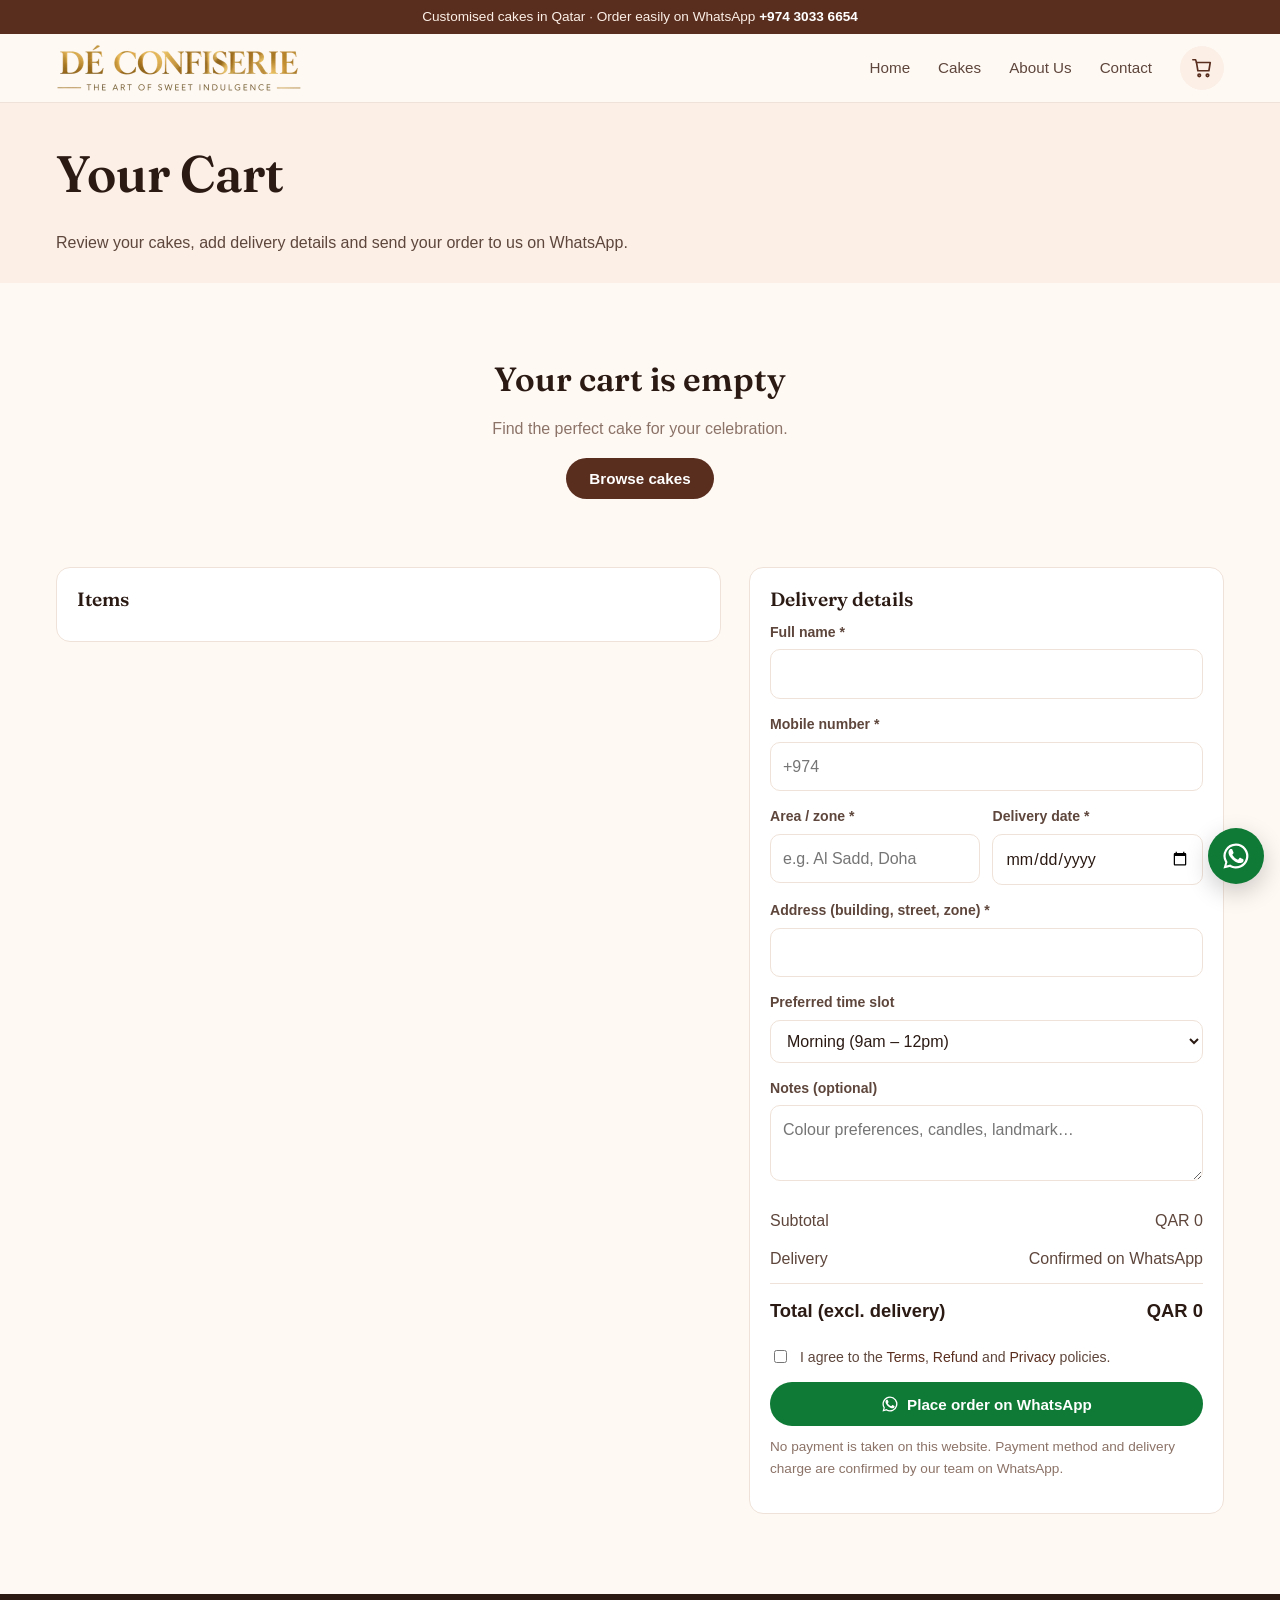
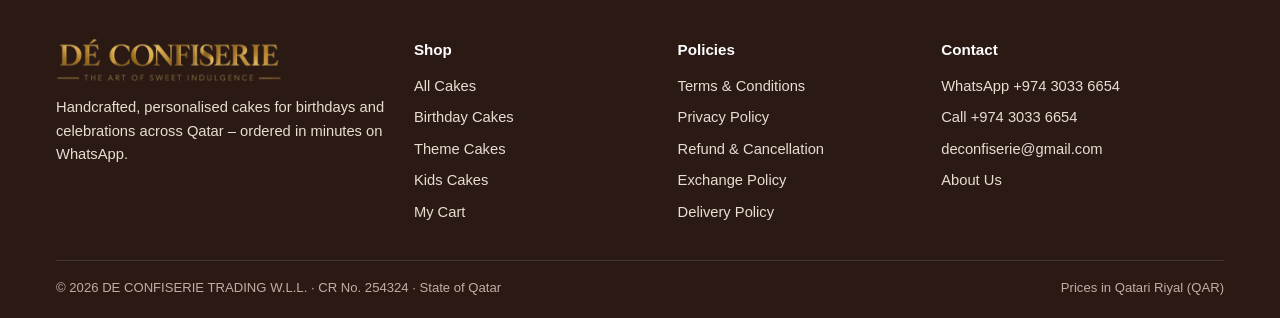
<file: cart.html>
<!doctype html>
<html lang="en">
<head>
<meta charset="utf-8">
<meta name="viewport" content="width=device-width,initial-scale=1">
<title>Cart | De Confiserie</title>
<meta name="description" content="Your De Confiserie cart.">
<meta name="robots" content="noindex,follow">
<link rel="canonical" href="https://deconfiserie.qa/cart.html">
<meta name="theme-color" content="#5A2E1F">
<meta property="og:type" content="website">
<meta property="og:site_name" content="De Confiserie">
<meta property="og:title" content="Cart | De Confiserie">
<meta property="og:description" content="Your De Confiserie cart.">
<meta property="og:url" content="https://deconfiserie.qa/cart.html">
<meta property="og:image" content="https://deconfiserie.qa/images/og-image.jpg">
<meta property="og:locale" content="en_QA">
<meta name="twitter:card" content="summary_large_image">
<link rel="icon" href="favicon.svg" type="image/svg+xml">
<link rel="manifest" href="site.webmanifest">
<link rel="preconnect" href="https://fonts.googleapis.com">
<link rel="preconnect" href="https://fonts.gstatic.com" crossorigin>
<link rel="stylesheet" href="https://fonts.googleapis.com/css2?family=Fraunces:opsz,wght@9..144,600&display=swap">
<link rel="stylesheet" href="assets/css/style.css?v=1">

</head>
<body data-page="cart">
<a class="sr-only" href="#main">Skip to content</a>
<div class="strip">Customised cakes in Qatar · Order easily on WhatsApp <a href="https://wa.me/97430336654" target="_blank" rel="noopener">+974 3033 6654</a></div>
<header class="header"><div class="container">
<a class="logo" href="index.html" aria-label="De Confiserie home"><picture><source srcset="images/logo.webp" type="image/webp"><img src="images/logo.png" alt="Dé Confiserie – The Art of Sweet Indulgence" width="246" height="48"></picture></a>
<button class="menu-btn" aria-label="Menu" aria-expanded="false"><svg width="24" height="24" viewBox="0 0 24 24" fill="none" stroke="currentColor" stroke-width="2" stroke-linecap="round"><path d="M4 7h16M4 12h16M4 17h16"/></svg></button>
<nav class="nav" aria-label="Main"><a href="index.html">Home</a><a href="cakes.html">Cakes</a><a href="about.html">About Us</a><a href="contact.html">Contact</a></nav>
<a class="cart-btn" href="cart.html" aria-label="Cart"><svg viewBox="0 0 24 24" fill="none" stroke="currentColor" stroke-width="1.8" stroke-linecap="round" stroke-linejoin="round" aria-hidden="true"><path d="M6 6h15l-1.5 9h-12z"/><path d="M6 6 5 3H2"/><circle cx="9" cy="20" r="1.4"/><circle cx="18" cy="20" r="1.4"/></svg><span class="cart-count" data-n="0">0</span></a>
</div></header>
<main id="main">

<section class="page-hero"><div class="container"><h1>Your Cart</h1><p>Review your cakes, add delivery details and send your order to us on WhatsApp.</p></div></section>
<div class="container">
<div id="cartEmpty" hidden class="empty"><h2>Your cart is empty</h2><p>Find the perfect cake for your celebration.</p><a class="btn btn-primary" href="cakes.html">Browse cakes</a></div>
<div id="cartDone" hidden class="panel success" style="margin-bottom:40px"><svg viewBox="0 0 24 24" fill="none" stroke="currentColor" stroke-width="1.8" stroke-linecap="round" stroke-linejoin="round" aria-hidden="true"><circle cx="12" cy="12" r="9"/><path d="m8 12 3 3 5-6"/></svg><h2>Order sent to WhatsApp</h2>
<p>Your order reference is <strong id="doneRef"></strong>. Please press <em>Send</em> in WhatsApp – our team will confirm the design, delivery charge and payment.</p>
<p>WhatsApp didn’t open? <a id="doneLink" href="#" target="_blank" rel="noopener">Tap here to send your order</a>.</p>
<a class="btn btn-outline" href="cakes.html">Continue shopping</a></div>
<div class="cart-layout" id="cartWrap">
<div class="panel"><h2 style="font-size:1.2rem">Items</h2><div id="cartLines"></div></div>
<form class="panel" id="checkout" autocomplete="on">
<h2 style="font-size:1.2rem">Delivery details</h2>
<div class="field"><label for="c_name">Full name *</label><input id="c_name" name="name" required autocomplete="name"></div>
<div class="field"><label for="c_phone">Mobile number *</label><input id="c_phone" name="tel" type="tel" required autocomplete="tel" placeholder="+974"></div>
<div class="row2"><div class="field"><label for="c_area">Area / zone *</label><input id="c_area" required placeholder="e.g. Al Sadd, Doha"></div>
<div class="field"><label for="c_date">Delivery date *</label><input id="c_date" type="date" required></div></div>
<div class="field"><label for="c_address">Address (building, street, zone) *</label><input id="c_address" required autocomplete="street-address"></div>
<div class="field"><label for="c_slot">Preferred time slot</label><select id="c_slot"><option>Morning (9am – 12pm)</option><option>Afternoon (12pm – 4pm)</option><option>Evening (4pm – 8pm)</option><option>Night (8pm – 11pm)</option><option>Self pick-up</option></select></div>
<div class="field"><label for="c_notes">Notes (optional)</label><textarea id="c_notes" rows="2" placeholder="Colour preferences, candles, landmark…"></textarea></div>
<div class="sum-row"><span>Subtotal</span><span id="subtotal">QAR 0</span></div>
<div class="sum-row"><span>Delivery</span><span>Confirmed on WhatsApp</span></div>
<div class="sum-row total"><span>Total (excl. delivery)</span><span id="total">QAR 0</span></div>
<label class="check" style="margin:14px 0"><input type="checkbox" required> <span>I agree to the <a href="terms.html" target="_blank">Terms</a>, <a href="refund-policy.html" target="_blank">Refund</a> and <a href="privacy-policy.html" target="_blank">Privacy</a> policies.</span></label>
<button class="btn btn-wa btn-block" type="submit"><svg viewBox="0 0 24 24" fill="currentColor" aria-hidden="true"><path d="M17.5 14.4c-.3-.1-1.8-.9-2-1-.3-.1-.5-.1-.7.1-.2.3-.8 1-.9 1.2-.2.2-.3.2-.6.1-.3-.1-1.3-.5-2.4-1.5-.9-.8-1.5-1.8-1.7-2.1-.2-.3 0-.5.1-.6l.4-.5c.2-.2.2-.3.3-.5.1-.2 0-.4 0-.5l-.9-2.2c-.2-.6-.5-.5-.7-.5h-.6c-.2 0-.5.1-.8.4-.3.3-1 1-1 2.5s1.1 2.9 1.2 3.1c.1.2 2.1 3.2 5.1 4.5.7.3 1.3.5 1.7.6.7.2 1.4.2 1.9.1.6-.1 1.8-.7 2-1.4.2-.7.2-1.3.2-1.4-.1-.1-.3-.2-.6-.3zM12 2a10 10 0 0 0-8.6 15.1L2 22l5-1.3A10 10 0 1 0 12 2zm0 18.2c-1.5 0-3-.4-4.3-1.2l-.3-.2-3 .8.8-2.9-.2-.3A8.2 8.2 0 1 1 12 20.2z"/></svg>Place order on WhatsApp</button>
<p class="note" style="margin-top:10px">No payment is taken on this website. Payment method and delivery charge are confirmed by our team on WhatsApp.</p>
</form>
</div></div>
</main>
<footer class="footer"><div class="container">
<div class="foot-grid">
<div><a class="logo" href="index.html"><picture><source srcset="images/logo.webp" type="image/webp"><img src="images/logo.png" alt="Dé Confiserie – The Art of Sweet Indulgence" width="246" height="48"></picture></a>
<p style="margin-top:14px">Handcrafted, personalised cakes for birthdays and celebrations across Qatar – ordered in minutes on WhatsApp.</p></div>
<div><h4>Shop</h4><ul><li><a href="cakes.html">All Cakes</a></li><li><a href="cakes.html?cat=Birthday%20Cakes">Birthday Cakes</a></li><li><a href="cakes.html?cat=Theme%20Cakes">Theme Cakes</a></li><li><a href="cakes.html?cat=Kids%20Cakes">Kids Cakes</a></li><li><a href="cart.html">My Cart</a></li></ul></div>
<div><h4>Policies</h4><ul><li><a href="terms.html">Terms &amp; Conditions</a></li><li><a href="privacy-policy.html">Privacy Policy</a></li><li><a href="refund-policy.html">Refund &amp; Cancellation</a></li><li><a href="exchange-policy.html">Exchange Policy</a></li><li><a href="delivery-policy.html">Delivery Policy</a></li></ul></div>
<div><h4>Contact</h4><ul><li><a href="https://wa.me/97430336654" target="_blank" rel="noopener">WhatsApp +974 3033 6654</a></li><li><a href="tel:+97430336654">Call +974 3033 6654</a></li><li><a href="mailto:deconfiserie@gmail.com">deconfiserie@gmail.com</a></li><li><a href="about.html">About Us</a></li></ul></div>
</div>
<div class="legal-line"><span>© <span id="yr">2026</span> DE CONFISERIE TRADING W.L.L. · CR No. 254324<span id="ecomLic"></span> · State of Qatar</span><span>Prices in Qatari Riyal (QAR)</span></div>
</div></footer>
<a class="wa-float" href="https://wa.me/97430336654?text=Hello%20De%20Confiserie%2C%20I%20would%20like%20to%20order%20a%20cake." target="_blank" rel="noopener" aria-label="Chat on WhatsApp"><svg viewBox="0 0 24 24" fill="currentColor" aria-hidden="true"><path d="M17.5 14.4c-.3-.1-1.8-.9-2-1-.3-.1-.5-.1-.7.1-.2.3-.8 1-.9 1.2-.2.2-.3.2-.6.1-.3-.1-1.3-.5-2.4-1.5-.9-.8-1.5-1.8-1.7-2.1-.2-.3 0-.5.1-.6l.4-.5c.2-.2.2-.3.3-.5.1-.2 0-.4 0-.5l-.9-2.2c-.2-.6-.5-.5-.7-.5h-.6c-.2 0-.5.1-.8.4-.3.3-1 1-1 2.5s1.1 2.9 1.2 3.1c.1.2 2.1 3.2 5.1 4.5.7.3 1.3.5 1.7.6.7.2 1.4.2 1.9.1.6-.1 1.8-.7 2-1.4.2-.7.2-1.3.2-1.4-.1-.1-.3-.2-.6-.3zM12 2a10 10 0 0 0-8.6 15.1L2 22l5-1.3A10 10 0 1 0 12 2zm0 18.2c-1.5 0-3-.4-4.3-1.2l-.3-.2-3 .8.8-2.9-.2-.3A8.2 8.2 0 1 1 12 20.2z"/></svg></a>
<script src="assets/js/config.js?v=1"></script>
<script>window.__PRODUCTS=[{"id":"chocolate-loaded-fudge-cake","name":"Chocolate Loaded Fudge Cake","price":280,"categories":["Chocolate Cakes","Birthday Cakes"],"badge":"Bestseller","featured":true,"description":"Rich chocolate fudge cake finished with a glossy chocolate drip and loaded with chocolate bars, wafer sticks and truffles. Personalised with name and a Happy Birthday topper.","details":"Personalised name included. Final decoration may vary slightly as each cake is handmade.","image":"images/chocolate-loaded-fudge-cake.webp","thumb":"images/thumb/chocolate-loaded-fudge-cake.webp","active":true},{"id":"customised-2-tier-birthday-cake","name":"Customised 2-Tier Birthday Cake","price":300,"categories":["Tiered Cakes","Birthday Cakes","Kids Cakes"],"badge":"","featured":true,"description":"Two-tier celebration cake with teddy bear figures, balloons, bunting and golden pearls in soft neutral tones. Colours, name and theme can be customised.","details":"Personalised name included. Share your colour theme on WhatsApp.","image":"images/customised-2-tier-birthday-cake.webp","thumb":"images/thumb/customised-2-tier-birthday-cake.webp","active":true},{"id":"football-theme-cake","name":"Football Theme Cake (Fresh Cream)","price":180,"categories":["Theme Cakes","Kids Cakes","Birthday Cakes"],"badge":"","featured":true,"description":"Fresh-cream football theme cake with a football topper, grass piping and player figure \u2013 perfect for young football fans. Name and age personalised.","details":"Made with normal (fresh) cream. Favourite team colours on request.","image":"images/football-theme-cake.webp","thumb":"images/thumb/football-theme-cake.webp","active":true},{"id":"masha-bear-theme-cake-2-tier","name":"Masha & Bear Theme Cake \u2013 2 Tier","price":320,"categories":["Theme Cakes","Kids Cakes","Tiered Cakes"],"badge":"Kids Favourite","featured":true,"description":"Two-tier kids' theme cake with character figures, a cottage-door design, flowers and butterflies in pastel colours. Name and age personalised.","details":"Personalised name and age included.","image":"images/masha-bear-theme-cake-2-tier.webp","thumb":"images/thumb/masha-bear-theme-cake-2-tier.webp","active":true},{"id":"moon-sun-buttercream-cake","name":"Moon & Sun Buttercream Cake","price":220,"categories":["Theme Cakes","Birthday Cakes"],"badge":"","featured":true,"description":"Fully buttercream-covered cake shaped as a crescent moon and sun, with clouds and stars piped in blue, white and gold. Personalised birthday message on the board.","details":"Buttercream covered. Message and number personalised.","image":"images/moon-sun-buttercream-cake.webp","thumb":"images/thumb/moon-sun-buttercream-cake.webp","active":true},{"id":"underwater-theme-cake","name":"Underwater Theme Cake","price":180,"categories":["Theme Cakes","Kids Cakes","Birthday Cakes"],"badge":"","featured":true,"description":"Ocean-inspired cake with clownfish, seashells, a pearl oyster, starfish and seaweed details in aqua blue. Personalised name, age and topper.","details":"Personalised name and age included.","image":"images/underwater-theme-cake.webp","thumb":"images/thumb/underwater-theme-cake.webp","active":true}]</script>
<script>document.getElementById("yr").textContent=new Date().getFullYear();if(SITE.ecomLicenseNo)document.getElementById("ecomLic").textContent=" · E-Commerce Licence No. "+SITE.ecomLicenseNo;</script>
<script src="assets/js/app.js?v=1" defer></script>
</body>
</html>
</file>
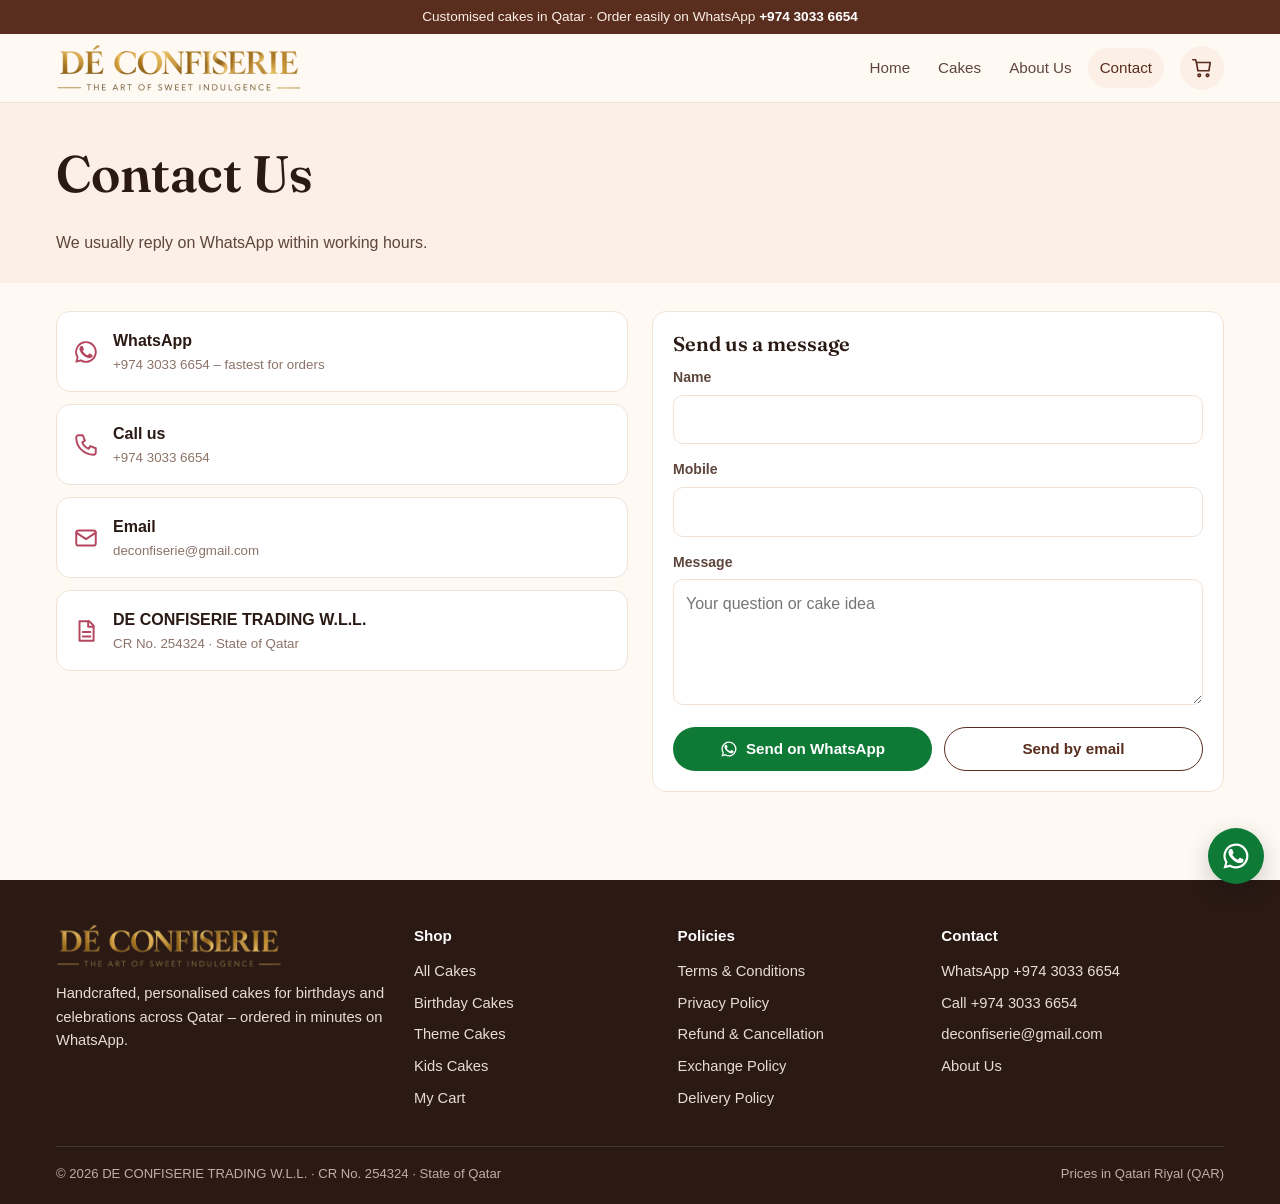
<file: contact.html>
<!doctype html>
<html lang="en">
<head>
<meta charset="utf-8">
<meta name="viewport" content="width=device-width,initial-scale=1">
<title>Contact Us | De Confiserie Qatar – WhatsApp +974 3033 6654</title>
<meta name="description" content="Contact De Confiserie on WhatsApp or call +974 3033 6654, email deconfiserie@gmail.com. Cake orders and custom designs in Qatar.">
<meta name="robots" content="index,follow">
<link rel="canonical" href="https://deconfiserie.qa/contact.html">
<meta name="theme-color" content="#5A2E1F">
<meta property="og:type" content="website">
<meta property="og:site_name" content="De Confiserie">
<meta property="og:title" content="Contact Us | De Confiserie Qatar – WhatsApp +974 3033 6654">
<meta property="og:description" content="Contact De Confiserie on WhatsApp or call +974 3033 6654, email deconfiserie@gmail.com. Cake orders and custom designs in Qatar.">
<meta property="og:url" content="https://deconfiserie.qa/contact.html">
<meta property="og:image" content="https://deconfiserie.qa/images/og-image.jpg">
<meta property="og:locale" content="en_QA">
<meta name="twitter:card" content="summary_large_image">
<link rel="icon" href="favicon.svg" type="image/svg+xml">
<link rel="manifest" href="site.webmanifest">
<link rel="preconnect" href="https://fonts.googleapis.com">
<link rel="preconnect" href="https://fonts.gstatic.com" crossorigin>
<link rel="stylesheet" href="https://fonts.googleapis.com/css2?family=Fraunces:opsz,wght@9..144,600&display=swap">
<link rel="stylesheet" href="assets/css/style.css?v=1">

</head>
<body data-page="">
<a class="sr-only" href="#main">Skip to content</a>
<div class="strip">Customised cakes in Qatar · Order easily on WhatsApp <a href="https://wa.me/97430336654" target="_blank" rel="noopener">+974 3033 6654</a></div>
<header class="header"><div class="container">
<a class="logo" href="index.html" aria-label="De Confiserie home"><picture><source srcset="images/logo.webp" type="image/webp"><img src="images/logo.png" alt="Dé Confiserie – The Art of Sweet Indulgence" width="246" height="48"></picture></a>
<button class="menu-btn" aria-label="Menu" aria-expanded="false"><svg width="24" height="24" viewBox="0 0 24 24" fill="none" stroke="currentColor" stroke-width="2" stroke-linecap="round"><path d="M4 7h16M4 12h16M4 17h16"/></svg></button>
<nav class="nav" aria-label="Main"><a href="index.html">Home</a><a href="cakes.html">Cakes</a><a href="about.html">About Us</a><a href="contact.html" aria-current=page>Contact</a></nav>
<a class="cart-btn" href="cart.html" aria-label="Cart"><svg viewBox="0 0 24 24" fill="none" stroke="currentColor" stroke-width="1.8" stroke-linecap="round" stroke-linejoin="round" aria-hidden="true"><path d="M6 6h15l-1.5 9h-12z"/><path d="M6 6 5 3H2"/><circle cx="9" cy="20" r="1.4"/><circle cx="18" cy="20" r="1.4"/></svg><span class="cart-count" data-n="0">0</span></a>
</div></header>
<main id="main">

<section class="page-hero"><div class="container"><h1>Contact Us</h1><p>We usually reply on WhatsApp within working hours.</p></div></section>
<div class="container contact-grid">
<div>
<a class="contact-card" href="https://wa.me/97430336654" target="_blank" rel="noopener"><svg viewBox="0 0 24 24" fill="currentColor" aria-hidden="true"><path d="M17.5 14.4c-.3-.1-1.8-.9-2-1-.3-.1-.5-.1-.7.1-.2.3-.8 1-.9 1.2-.2.2-.3.2-.6.1-.3-.1-1.3-.5-2.4-1.5-.9-.8-1.5-1.8-1.7-2.1-.2-.3 0-.5.1-.6l.4-.5c.2-.2.2-.3.3-.5.1-.2 0-.4 0-.5l-.9-2.2c-.2-.6-.5-.5-.7-.5h-.6c-.2 0-.5.1-.8.4-.3.3-1 1-1 2.5s1.1 2.9 1.2 3.1c.1.2 2.1 3.2 5.1 4.5.7.3 1.3.5 1.7.6.7.2 1.4.2 1.9.1.6-.1 1.8-.7 2-1.4.2-.7.2-1.3.2-1.4-.1-.1-.3-.2-.6-.3zM12 2a10 10 0 0 0-8.6 15.1L2 22l5-1.3A10 10 0 1 0 12 2zm0 18.2c-1.5 0-3-.4-4.3-1.2l-.3-.2-3 .8.8-2.9-.2-.3A8.2 8.2 0 1 1 12 20.2z"/></svg><span><strong>WhatsApp</strong><small>+974 3033 6654 – fastest for orders</small></span></a>
<a class="contact-card" href="tel:+97430336654"><svg viewBox="0 0 24 24" fill="none" stroke="currentColor" stroke-width="1.8" stroke-linecap="round" stroke-linejoin="round" aria-hidden="true"><path d="M5 3h4l2 5-2.5 1.5a11 11 0 0 0 6 6L16 13l5 2v4a2 2 0 0 1-2 2A16 16 0 0 1 3 5a2 2 0 0 1 2-2z"/></svg><span><strong>Call us</strong><small>+974 3033 6654</small></span></a>
<a class="contact-card" href="mailto:deconfiserie@gmail.com"><svg viewBox="0 0 24 24" fill="none" stroke="currentColor" stroke-width="1.8" stroke-linecap="round" stroke-linejoin="round" aria-hidden="true"><rect x="3" y="5" width="18" height="14" rx="2"/><path d="m3 7 9 6 9-6"/></svg><span><strong>Email</strong><small>deconfiserie@gmail.com</small></span></a>
<div class="contact-card" style="cursor:default"><svg viewBox="0 0 24 24" fill="none" stroke="currentColor" stroke-width="1.8" stroke-linecap="round" stroke-linejoin="round" aria-hidden="true"><path d="M6 3h9l4 4v14H6z"/><path d="M14 3v5h5M9 13h7M9 17h7"/></svg><span><strong>DE CONFISERIE TRADING W.L.L.</strong><small>CR No. 254324 · State of Qatar</small></span></div>
</div>
<form class="panel" id="contactForm">
<h2 style="font-size:1.25rem">Send us a message</h2>
<div class="field"><label for="f_name">Name</label><input id="f_name" required autocomplete="name"></div>
<div class="field"><label for="f_phone">Mobile</label><input id="f_phone" type="tel" autocomplete="tel"></div>
<div class="field"><label for="f_msg">Message</label><textarea id="f_msg" rows="4" required placeholder="Your question or cake idea"></textarea></div>
<div class="row2"><button class="btn btn-wa" type="submit" name="via" value="wa"><svg viewBox="0 0 24 24" fill="currentColor" aria-hidden="true"><path d="M17.5 14.4c-.3-.1-1.8-.9-2-1-.3-.1-.5-.1-.7.1-.2.3-.8 1-.9 1.2-.2.2-.3.2-.6.1-.3-.1-1.3-.5-2.4-1.5-.9-.8-1.5-1.8-1.7-2.1-.2-.3 0-.5.1-.6l.4-.5c.2-.2.2-.3.3-.5.1-.2 0-.4 0-.5l-.9-2.2c-.2-.6-.5-.5-.7-.5h-.6c-.2 0-.5.1-.8.4-.3.3-1 1-1 2.5s1.1 2.9 1.2 3.1c.1.2 2.1 3.2 5.1 4.5.7.3 1.3.5 1.7.6.7.2 1.4.2 1.9.1.6-.1 1.8-.7 2-1.4.2-.7.2-1.3.2-1.4-.1-.1-.3-.2-.6-.3zM12 2a10 10 0 0 0-8.6 15.1L2 22l5-1.3A10 10 0 1 0 12 2zm0 18.2c-1.5 0-3-.4-4.3-1.2l-.3-.2-3 .8.8-2.9-.2-.3A8.2 8.2 0 1 1 12 20.2z"/></svg>Send on WhatsApp</button><button class="btn btn-outline" type="submit" name="via" value="mail">Send by email</button></div>
</form>
</div>
<script>
document.getElementById("contactForm").addEventListener("submit",function(e){e.preventDefault();
var via=(e.submitter&&e.submitter.value)||"wa",n=document.getElementById("f_name").value,p=document.getElementById("f_phone").value,m=document.getElementById("f_msg").value;
var t="Hello De Confiserie,\n"+m+"\n\nName: "+n+(p?"\nMobile: "+p:"");
if(via==="mail")location.href="mailto:deconfiserie@gmail.com?subject="+encodeURIComponent("Website enquiry – "+n)+"&body="+encodeURIComponent(t);
else window.open("https://wa.me/97430336654?text="+encodeURIComponent(t),"_blank","noopener");});
</script><script type="application/ld+json">{"@context": "https://schema.org", "@type": "ContactPage", "url": "https://deconfiserie.qa/contact.html", "mainEntity": {"@type": "Organization", "name": "De Confiserie", "legalName": "DE CONFISERIE TRADING W.L.L.", "telephone": "+974 3033 6654", "email": "deconfiserie@gmail.com", "contactPoint": {"@type": "ContactPoint", "telephone": "+974 3033 6654", "contactType": "customer service", "areaServed": "QA", "availableLanguage": ["English", "Arabic"]}}}</script>
</main>
<footer class="footer"><div class="container">
<div class="foot-grid">
<div><a class="logo" href="index.html"><picture><source srcset="images/logo.webp" type="image/webp"><img src="images/logo.png" alt="Dé Confiserie – The Art of Sweet Indulgence" width="246" height="48"></picture></a>
<p style="margin-top:14px">Handcrafted, personalised cakes for birthdays and celebrations across Qatar – ordered in minutes on WhatsApp.</p></div>
<div><h4>Shop</h4><ul><li><a href="cakes.html">All Cakes</a></li><li><a href="cakes.html?cat=Birthday%20Cakes">Birthday Cakes</a></li><li><a href="cakes.html?cat=Theme%20Cakes">Theme Cakes</a></li><li><a href="cakes.html?cat=Kids%20Cakes">Kids Cakes</a></li><li><a href="cart.html">My Cart</a></li></ul></div>
<div><h4>Policies</h4><ul><li><a href="terms.html">Terms &amp; Conditions</a></li><li><a href="privacy-policy.html">Privacy Policy</a></li><li><a href="refund-policy.html">Refund &amp; Cancellation</a></li><li><a href="exchange-policy.html">Exchange Policy</a></li><li><a href="delivery-policy.html">Delivery Policy</a></li></ul></div>
<div><h4>Contact</h4><ul><li><a href="https://wa.me/97430336654" target="_blank" rel="noopener">WhatsApp +974 3033 6654</a></li><li><a href="tel:+97430336654">Call +974 3033 6654</a></li><li><a href="mailto:deconfiserie@gmail.com">deconfiserie@gmail.com</a></li><li><a href="about.html">About Us</a></li></ul></div>
</div>
<div class="legal-line"><span>© <span id="yr">2026</span> DE CONFISERIE TRADING W.L.L. · CR No. 254324<span id="ecomLic"></span> · State of Qatar</span><span>Prices in Qatari Riyal (QAR)</span></div>
</div></footer>
<a class="wa-float" href="https://wa.me/97430336654?text=Hello%20De%20Confiserie%2C%20I%20would%20like%20to%20order%20a%20cake." target="_blank" rel="noopener" aria-label="Chat on WhatsApp"><svg viewBox="0 0 24 24" fill="currentColor" aria-hidden="true"><path d="M17.5 14.4c-.3-.1-1.8-.9-2-1-.3-.1-.5-.1-.7.1-.2.3-.8 1-.9 1.2-.2.2-.3.2-.6.1-.3-.1-1.3-.5-2.4-1.5-.9-.8-1.5-1.8-1.7-2.1-.2-.3 0-.5.1-.6l.4-.5c.2-.2.2-.3.3-.5.1-.2 0-.4 0-.5l-.9-2.2c-.2-.6-.5-.5-.7-.5h-.6c-.2 0-.5.1-.8.4-.3.3-1 1-1 2.5s1.1 2.9 1.2 3.1c.1.2 2.1 3.2 5.1 4.5.7.3 1.3.5 1.7.6.7.2 1.4.2 1.9.1.6-.1 1.8-.7 2-1.4.2-.7.2-1.3.2-1.4-.1-.1-.3-.2-.6-.3zM12 2a10 10 0 0 0-8.6 15.1L2 22l5-1.3A10 10 0 1 0 12 2zm0 18.2c-1.5 0-3-.4-4.3-1.2l-.3-.2-3 .8.8-2.9-.2-.3A8.2 8.2 0 1 1 12 20.2z"/></svg></a>
<script src="assets/js/config.js?v=1"></script>

<script>document.getElementById("yr").textContent=new Date().getFullYear();if(SITE.ecomLicenseNo)document.getElementById("ecomLic").textContent=" · E-Commerce Licence No. "+SITE.ecomLicenseNo;</script>
<script src="assets/js/app.js?v=1" defer></script>
</body>
</html>
</file>
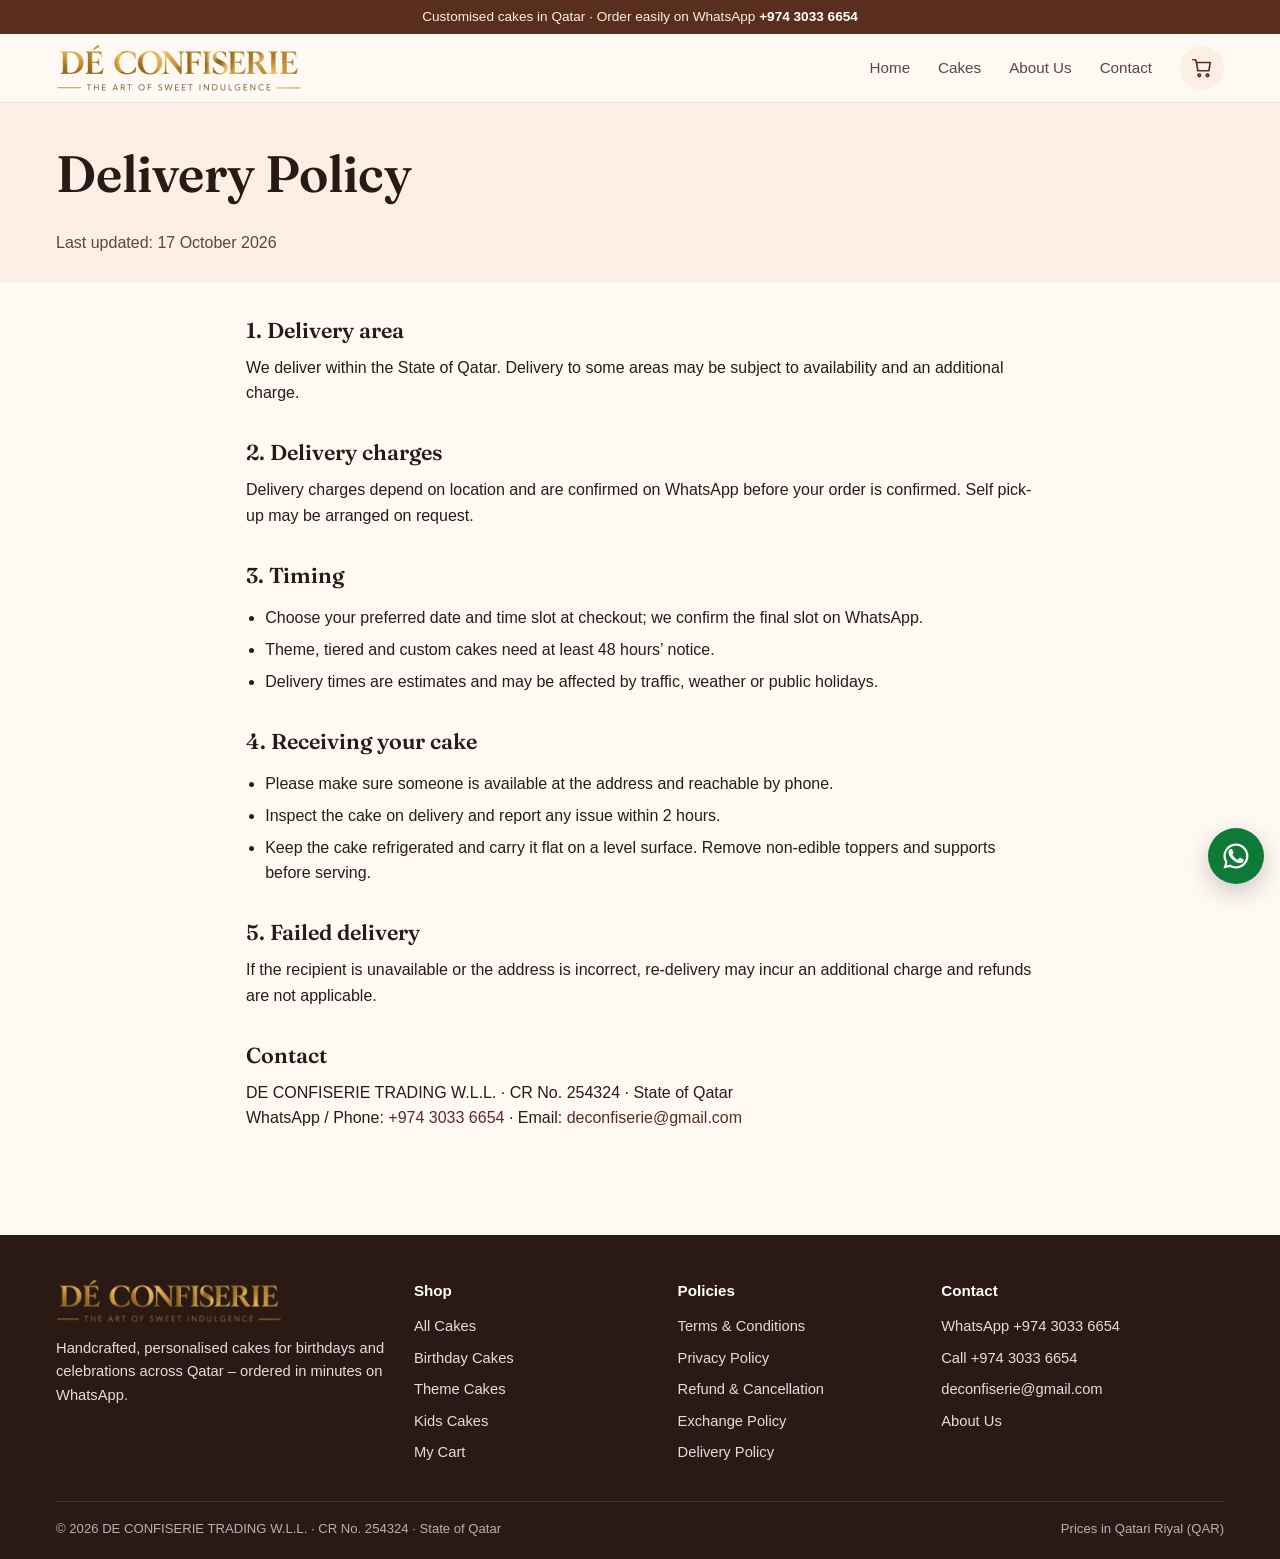
<file: delivery-policy.html>
<!doctype html>
<html lang="en">
<head>
<meta charset="utf-8">
<meta name="viewport" content="width=device-width,initial-scale=1">
<title>Delivery Policy | De Confiserie Qatar</title>
<meta name="description" content="De Confiserie cake delivery policy, areas, timing and charges in Qatar.">
<meta name="robots" content="index,follow">
<link rel="canonical" href="https://deconfiserie.qa/delivery-policy.html">
<meta name="theme-color" content="#5A2E1F">
<meta property="og:type" content="website">
<meta property="og:site_name" content="De Confiserie">
<meta property="og:title" content="Delivery Policy | De Confiserie Qatar">
<meta property="og:description" content="De Confiserie cake delivery policy, areas, timing and charges in Qatar.">
<meta property="og:url" content="https://deconfiserie.qa/delivery-policy.html">
<meta property="og:image" content="https://deconfiserie.qa/images/og-image.jpg">
<meta property="og:locale" content="en_QA">
<meta name="twitter:card" content="summary_large_image">
<link rel="icon" href="favicon.svg" type="image/svg+xml">
<link rel="manifest" href="site.webmanifest">
<link rel="preconnect" href="https://fonts.googleapis.com">
<link rel="preconnect" href="https://fonts.gstatic.com" crossorigin>
<link rel="stylesheet" href="https://fonts.googleapis.com/css2?family=Fraunces:opsz,wght@9..144,600&display=swap">
<link rel="stylesheet" href="assets/css/style.css?v=1">

</head>
<body data-page="">
<a class="sr-only" href="#main">Skip to content</a>
<div class="strip">Customised cakes in Qatar · Order easily on WhatsApp <a href="https://wa.me/97430336654" target="_blank" rel="noopener">+974 3033 6654</a></div>
<header class="header"><div class="container">
<a class="logo" href="index.html" aria-label="De Confiserie home"><picture><source srcset="images/logo.webp" type="image/webp"><img src="images/logo.png" alt="Dé Confiserie – The Art of Sweet Indulgence" width="246" height="48"></picture></a>
<button class="menu-btn" aria-label="Menu" aria-expanded="false"><svg width="24" height="24" viewBox="0 0 24 24" fill="none" stroke="currentColor" stroke-width="2" stroke-linecap="round"><path d="M4 7h16M4 12h16M4 17h16"/></svg></button>
<nav class="nav" aria-label="Main"><a href="index.html">Home</a><a href="cakes.html">Cakes</a><a href="about.html">About Us</a><a href="contact.html">Contact</a></nav>
<a class="cart-btn" href="cart.html" aria-label="Cart"><svg viewBox="0 0 24 24" fill="none" stroke="currentColor" stroke-width="1.8" stroke-linecap="round" stroke-linejoin="round" aria-hidden="true"><path d="M6 6h15l-1.5 9h-12z"/><path d="M6 6 5 3H2"/><circle cx="9" cy="20" r="1.4"/><circle cx="18" cy="20" r="1.4"/></svg><span class="cart-count" data-n="0">0</span></a>
</div></header>
<main id="main">
<section class="page-hero"><div class="container"><h1>Delivery Policy</h1><p>Last updated: 17 October 2026</p></div></section><div class="container prose">
<h2>1. Delivery area</h2><p>We deliver within the State of Qatar. Delivery to some areas may be subject to availability and an additional charge.</p>
<h2>2. Delivery charges</h2><p>Delivery charges depend on location and are confirmed on WhatsApp before your order is confirmed. Self pick-up may be arranged on request.</p>
<h2>3. Timing</h2><ul><li>Choose your preferred date and time slot at checkout; we confirm the final slot on WhatsApp.</li><li>Theme, tiered and custom cakes need at least 48 hours’ notice.</li><li>Delivery times are estimates and may be affected by traffic, weather or public holidays.</li></ul>
<h2>4. Receiving your cake</h2><ul><li>Please make sure someone is available at the address and reachable by phone.</li><li>Inspect the cake on delivery and report any issue within 2 hours.</li><li>Keep the cake refrigerated and carry it flat on a level surface. Remove non-edible toppers and supports before serving.</li></ul>
<h2>5. Failed delivery</h2><p>If the recipient is unavailable or the address is incorrect, re-delivery may incur an additional charge and refunds are not applicable.</p><h2>Contact</h2><p>DE CONFISERIE TRADING W.L.L. · CR No. 254324 · State of Qatar<br>WhatsApp / Phone: <a href="tel:+97430336654">+974 3033 6654</a> · Email: <a href="mailto:deconfiserie@gmail.com">deconfiserie@gmail.com</a></p></div>
</main>
<footer class="footer"><div class="container">
<div class="foot-grid">
<div><a class="logo" href="index.html"><picture><source srcset="images/logo.webp" type="image/webp"><img src="images/logo.png" alt="Dé Confiserie – The Art of Sweet Indulgence" width="246" height="48"></picture></a>
<p style="margin-top:14px">Handcrafted, personalised cakes for birthdays and celebrations across Qatar – ordered in minutes on WhatsApp.</p></div>
<div><h4>Shop</h4><ul><li><a href="cakes.html">All Cakes</a></li><li><a href="cakes.html?cat=Birthday%20Cakes">Birthday Cakes</a></li><li><a href="cakes.html?cat=Theme%20Cakes">Theme Cakes</a></li><li><a href="cakes.html?cat=Kids%20Cakes">Kids Cakes</a></li><li><a href="cart.html">My Cart</a></li></ul></div>
<div><h4>Policies</h4><ul><li><a href="terms.html">Terms &amp; Conditions</a></li><li><a href="privacy-policy.html">Privacy Policy</a></li><li><a href="refund-policy.html">Refund &amp; Cancellation</a></li><li><a href="exchange-policy.html">Exchange Policy</a></li><li><a href="delivery-policy.html">Delivery Policy</a></li></ul></div>
<div><h4>Contact</h4><ul><li><a href="https://wa.me/97430336654" target="_blank" rel="noopener">WhatsApp +974 3033 6654</a></li><li><a href="tel:+97430336654">Call +974 3033 6654</a></li><li><a href="mailto:deconfiserie@gmail.com">deconfiserie@gmail.com</a></li><li><a href="about.html">About Us</a></li></ul></div>
</div>
<div class="legal-line"><span>© <span id="yr">2026</span> DE CONFISERIE TRADING W.L.L. · CR No. 254324<span id="ecomLic"></span> · State of Qatar</span><span>Prices in Qatari Riyal (QAR)</span></div>
</div></footer>
<a class="wa-float" href="https://wa.me/97430336654?text=Hello%20De%20Confiserie%2C%20I%20would%20like%20to%20order%20a%20cake." target="_blank" rel="noopener" aria-label="Chat on WhatsApp"><svg viewBox="0 0 24 24" fill="currentColor" aria-hidden="true"><path d="M17.5 14.4c-.3-.1-1.8-.9-2-1-.3-.1-.5-.1-.7.1-.2.3-.8 1-.9 1.2-.2.2-.3.2-.6.1-.3-.1-1.3-.5-2.4-1.5-.9-.8-1.5-1.8-1.7-2.1-.2-.3 0-.5.1-.6l.4-.5c.2-.2.2-.3.3-.5.1-.2 0-.4 0-.5l-.9-2.2c-.2-.6-.5-.5-.7-.5h-.6c-.2 0-.5.1-.8.4-.3.3-1 1-1 2.5s1.1 2.9 1.2 3.1c.1.2 2.1 3.2 5.1 4.5.7.3 1.3.5 1.7.6.7.2 1.4.2 1.9.1.6-.1 1.8-.7 2-1.4.2-.7.2-1.3.2-1.4-.1-.1-.3-.2-.6-.3zM12 2a10 10 0 0 0-8.6 15.1L2 22l5-1.3A10 10 0 1 0 12 2zm0 18.2c-1.5 0-3-.4-4.3-1.2l-.3-.2-3 .8.8-2.9-.2-.3A8.2 8.2 0 1 1 12 20.2z"/></svg></a>
<script src="assets/js/config.js?v=1"></script>

<script>document.getElementById("yr").textContent=new Date().getFullYear();if(SITE.ecomLicenseNo)document.getElementById("ecomLic").textContent=" · E-Commerce Licence No. "+SITE.ecomLicenseNo;</script>
<script src="assets/js/app.js?v=1" defer></script>
</body>
</html>
</file>
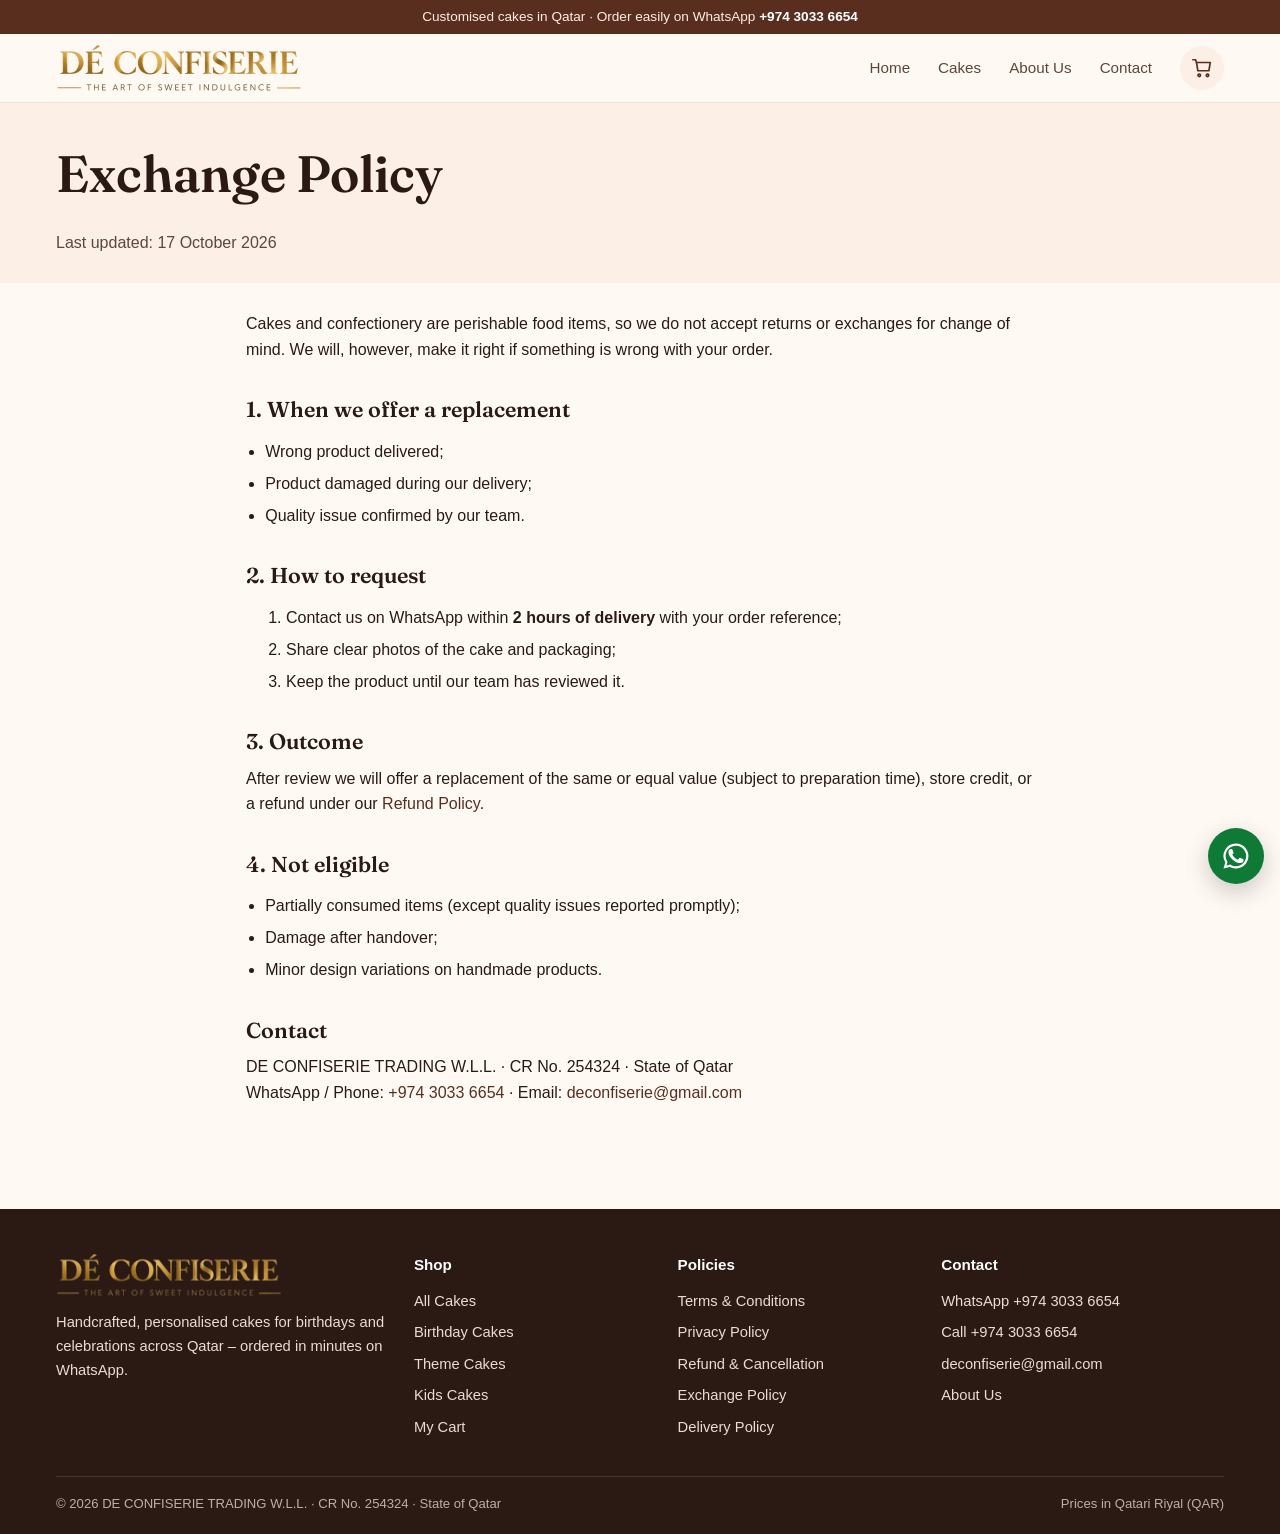
<file: exchange-policy.html>
<!doctype html>
<html lang="en">
<head>
<meta charset="utf-8">
<meta name="viewport" content="width=device-width,initial-scale=1">
<title>Exchange Policy | De Confiserie Qatar</title>
<meta name="description" content="De Confiserie exchange and replacement policy for cakes in Qatar.">
<meta name="robots" content="index,follow">
<link rel="canonical" href="https://deconfiserie.qa/exchange-policy.html">
<meta name="theme-color" content="#5A2E1F">
<meta property="og:type" content="website">
<meta property="og:site_name" content="De Confiserie">
<meta property="og:title" content="Exchange Policy | De Confiserie Qatar">
<meta property="og:description" content="De Confiserie exchange and replacement policy for cakes in Qatar.">
<meta property="og:url" content="https://deconfiserie.qa/exchange-policy.html">
<meta property="og:image" content="https://deconfiserie.qa/images/og-image.jpg">
<meta property="og:locale" content="en_QA">
<meta name="twitter:card" content="summary_large_image">
<link rel="icon" href="favicon.svg" type="image/svg+xml">
<link rel="manifest" href="site.webmanifest">
<link rel="preconnect" href="https://fonts.googleapis.com">
<link rel="preconnect" href="https://fonts.gstatic.com" crossorigin>
<link rel="stylesheet" href="https://fonts.googleapis.com/css2?family=Fraunces:opsz,wght@9..144,600&display=swap">
<link rel="stylesheet" href="assets/css/style.css?v=1">

</head>
<body data-page="">
<a class="sr-only" href="#main">Skip to content</a>
<div class="strip">Customised cakes in Qatar · Order easily on WhatsApp <a href="https://wa.me/97430336654" target="_blank" rel="noopener">+974 3033 6654</a></div>
<header class="header"><div class="container">
<a class="logo" href="index.html" aria-label="De Confiserie home"><picture><source srcset="images/logo.webp" type="image/webp"><img src="images/logo.png" alt="Dé Confiserie – The Art of Sweet Indulgence" width="246" height="48"></picture></a>
<button class="menu-btn" aria-label="Menu" aria-expanded="false"><svg width="24" height="24" viewBox="0 0 24 24" fill="none" stroke="currentColor" stroke-width="2" stroke-linecap="round"><path d="M4 7h16M4 12h16M4 17h16"/></svg></button>
<nav class="nav" aria-label="Main"><a href="index.html">Home</a><a href="cakes.html">Cakes</a><a href="about.html">About Us</a><a href="contact.html">Contact</a></nav>
<a class="cart-btn" href="cart.html" aria-label="Cart"><svg viewBox="0 0 24 24" fill="none" stroke="currentColor" stroke-width="1.8" stroke-linecap="round" stroke-linejoin="round" aria-hidden="true"><path d="M6 6h15l-1.5 9h-12z"/><path d="M6 6 5 3H2"/><circle cx="9" cy="20" r="1.4"/><circle cx="18" cy="20" r="1.4"/></svg><span class="cart-count" data-n="0">0</span></a>
</div></header>
<main id="main">
<section class="page-hero"><div class="container"><h1>Exchange Policy</h1><p>Last updated: 17 October 2026</p></div></section><div class="container prose">
<p>Cakes and confectionery are perishable food items, so we do not accept returns or exchanges for change of mind. We will, however, make it right if something is wrong with your order.</p>
<h2>1. When we offer a replacement</h2><ul>
<li>Wrong product delivered;</li><li>Product damaged during our delivery;</li><li>Quality issue confirmed by our team.</li></ul>
<h2>2. How to request</h2><ol>
<li>Contact us on WhatsApp within <strong>2 hours of delivery</strong> with your order reference;</li>
<li>Share clear photos of the cake and packaging;</li>
<li>Keep the product until our team has reviewed it.</li></ol>
<h2>3. Outcome</h2><p>After review we will offer a replacement of the same or equal value (subject to preparation time), store credit, or a refund under our <a href="refund-policy.html">Refund Policy</a>.</p>
<h2>4. Not eligible</h2><ul><li>Partially consumed items (except quality issues reported promptly);</li><li>Damage after handover;</li><li>Minor design variations on handmade products.</li></ul><h2>Contact</h2><p>DE CONFISERIE TRADING W.L.L. · CR No. 254324 · State of Qatar<br>WhatsApp / Phone: <a href="tel:+97430336654">+974 3033 6654</a> · Email: <a href="mailto:deconfiserie@gmail.com">deconfiserie@gmail.com</a></p></div>
</main>
<footer class="footer"><div class="container">
<div class="foot-grid">
<div><a class="logo" href="index.html"><picture><source srcset="images/logo.webp" type="image/webp"><img src="images/logo.png" alt="Dé Confiserie – The Art of Sweet Indulgence" width="246" height="48"></picture></a>
<p style="margin-top:14px">Handcrafted, personalised cakes for birthdays and celebrations across Qatar – ordered in minutes on WhatsApp.</p></div>
<div><h4>Shop</h4><ul><li><a href="cakes.html">All Cakes</a></li><li><a href="cakes.html?cat=Birthday%20Cakes">Birthday Cakes</a></li><li><a href="cakes.html?cat=Theme%20Cakes">Theme Cakes</a></li><li><a href="cakes.html?cat=Kids%20Cakes">Kids Cakes</a></li><li><a href="cart.html">My Cart</a></li></ul></div>
<div><h4>Policies</h4><ul><li><a href="terms.html">Terms &amp; Conditions</a></li><li><a href="privacy-policy.html">Privacy Policy</a></li><li><a href="refund-policy.html">Refund &amp; Cancellation</a></li><li><a href="exchange-policy.html">Exchange Policy</a></li><li><a href="delivery-policy.html">Delivery Policy</a></li></ul></div>
<div><h4>Contact</h4><ul><li><a href="https://wa.me/97430336654" target="_blank" rel="noopener">WhatsApp +974 3033 6654</a></li><li><a href="tel:+97430336654">Call +974 3033 6654</a></li><li><a href="mailto:deconfiserie@gmail.com">deconfiserie@gmail.com</a></li><li><a href="about.html">About Us</a></li></ul></div>
</div>
<div class="legal-line"><span>© <span id="yr">2026</span> DE CONFISERIE TRADING W.L.L. · CR No. 254324<span id="ecomLic"></span> · State of Qatar</span><span>Prices in Qatari Riyal (QAR)</span></div>
</div></footer>
<a class="wa-float" href="https://wa.me/97430336654?text=Hello%20De%20Confiserie%2C%20I%20would%20like%20to%20order%20a%20cake." target="_blank" rel="noopener" aria-label="Chat on WhatsApp"><svg viewBox="0 0 24 24" fill="currentColor" aria-hidden="true"><path d="M17.5 14.4c-.3-.1-1.8-.9-2-1-.3-.1-.5-.1-.7.1-.2.3-.8 1-.9 1.2-.2.2-.3.2-.6.1-.3-.1-1.3-.5-2.4-1.5-.9-.8-1.5-1.8-1.7-2.1-.2-.3 0-.5.1-.6l.4-.5c.2-.2.2-.3.3-.5.1-.2 0-.4 0-.5l-.9-2.2c-.2-.6-.5-.5-.7-.5h-.6c-.2 0-.5.1-.8.4-.3.3-1 1-1 2.5s1.1 2.9 1.2 3.1c.1.2 2.1 3.2 5.1 4.5.7.3 1.3.5 1.7.6.7.2 1.4.2 1.9.1.6-.1 1.8-.7 2-1.4.2-.7.2-1.3.2-1.4-.1-.1-.3-.2-.6-.3zM12 2a10 10 0 0 0-8.6 15.1L2 22l5-1.3A10 10 0 1 0 12 2zm0 18.2c-1.5 0-3-.4-4.3-1.2l-.3-.2-3 .8.8-2.9-.2-.3A8.2 8.2 0 1 1 12 20.2z"/></svg></a>
<script src="assets/js/config.js?v=1"></script>

<script>document.getElementById("yr").textContent=new Date().getFullYear();if(SITE.ecomLicenseNo)document.getElementById("ecomLic").textContent=" · E-Commerce Licence No. "+SITE.ecomLicenseNo;</script>
<script src="assets/js/app.js?v=1" defer></script>
</body>
</html>
</file>
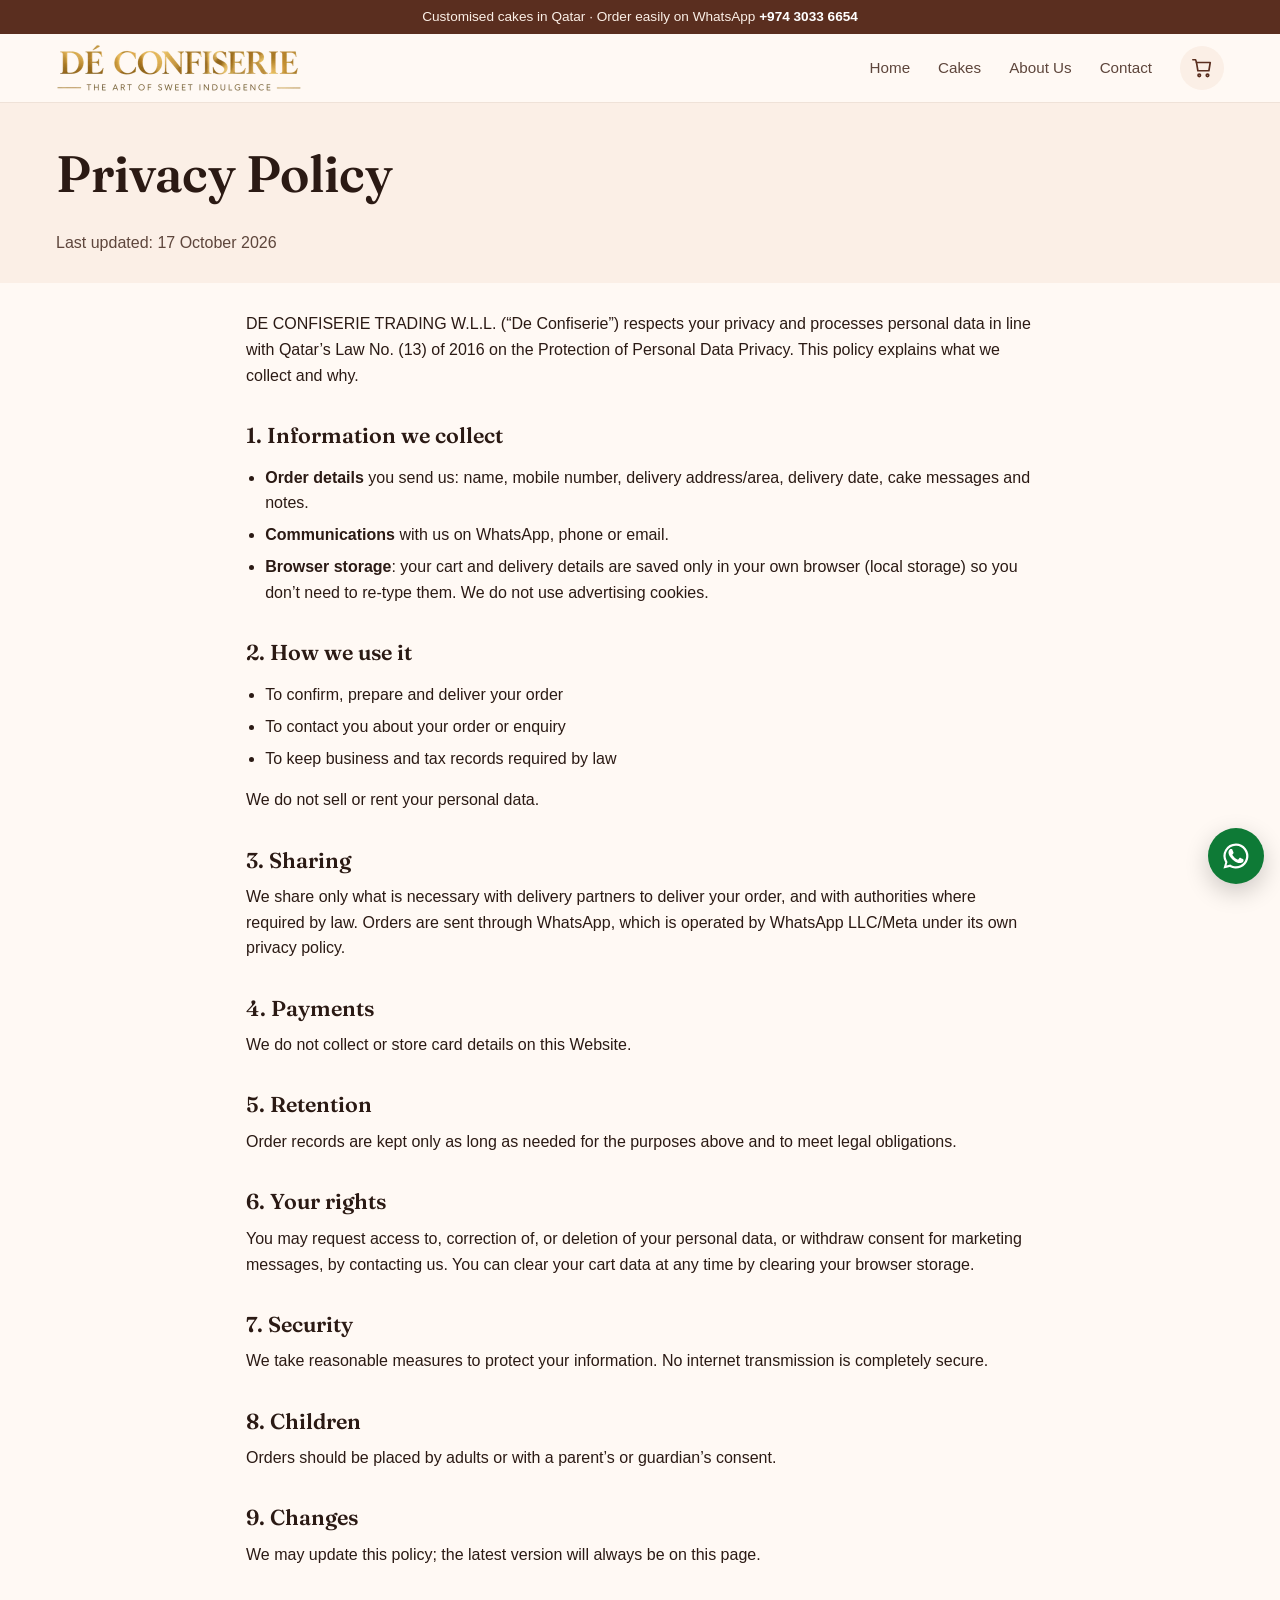
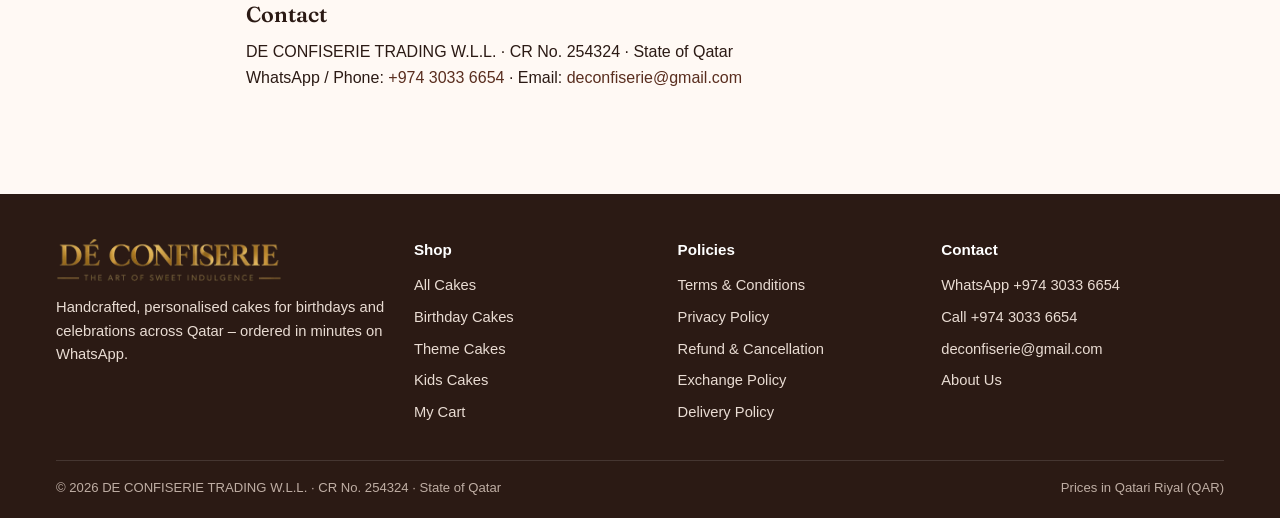
<file: privacy-policy.html>
<!doctype html>
<html lang="en">
<head>
<meta charset="utf-8">
<meta name="viewport" content="width=device-width,initial-scale=1">
<title>Privacy Policy | De Confiserie Qatar</title>
<meta name="description" content="How De Confiserie collects, uses and protects your personal data in Qatar.">
<meta name="robots" content="index,follow">
<link rel="canonical" href="https://deconfiserie.qa/privacy-policy.html">
<meta name="theme-color" content="#5A2E1F">
<meta property="og:type" content="website">
<meta property="og:site_name" content="De Confiserie">
<meta property="og:title" content="Privacy Policy | De Confiserie Qatar">
<meta property="og:description" content="How De Confiserie collects, uses and protects your personal data in Qatar.">
<meta property="og:url" content="https://deconfiserie.qa/privacy-policy.html">
<meta property="og:image" content="https://deconfiserie.qa/images/og-image.jpg">
<meta property="og:locale" content="en_QA">
<meta name="twitter:card" content="summary_large_image">
<link rel="icon" href="favicon.svg" type="image/svg+xml">
<link rel="manifest" href="site.webmanifest">
<link rel="preconnect" href="https://fonts.googleapis.com">
<link rel="preconnect" href="https://fonts.gstatic.com" crossorigin>
<link rel="stylesheet" href="https://fonts.googleapis.com/css2?family=Fraunces:opsz,wght@9..144,600&display=swap">
<link rel="stylesheet" href="assets/css/style.css?v=1">

</head>
<body data-page="">
<a class="sr-only" href="#main">Skip to content</a>
<div class="strip">Customised cakes in Qatar · Order easily on WhatsApp <a href="https://wa.me/97430336654" target="_blank" rel="noopener">+974 3033 6654</a></div>
<header class="header"><div class="container">
<a class="logo" href="index.html" aria-label="De Confiserie home"><picture><source srcset="images/logo.webp" type="image/webp"><img src="images/logo.png" alt="Dé Confiserie – The Art of Sweet Indulgence" width="246" height="48"></picture></a>
<button class="menu-btn" aria-label="Menu" aria-expanded="false"><svg width="24" height="24" viewBox="0 0 24 24" fill="none" stroke="currentColor" stroke-width="2" stroke-linecap="round"><path d="M4 7h16M4 12h16M4 17h16"/></svg></button>
<nav class="nav" aria-label="Main"><a href="index.html">Home</a><a href="cakes.html">Cakes</a><a href="about.html">About Us</a><a href="contact.html">Contact</a></nav>
<a class="cart-btn" href="cart.html" aria-label="Cart"><svg viewBox="0 0 24 24" fill="none" stroke="currentColor" stroke-width="1.8" stroke-linecap="round" stroke-linejoin="round" aria-hidden="true"><path d="M6 6h15l-1.5 9h-12z"/><path d="M6 6 5 3H2"/><circle cx="9" cy="20" r="1.4"/><circle cx="18" cy="20" r="1.4"/></svg><span class="cart-count" data-n="0">0</span></a>
</div></header>
<main id="main">
<section class="page-hero"><div class="container"><h1>Privacy Policy</h1><p>Last updated: 17 October 2026</p></div></section><div class="container prose">
<p>DE CONFISERIE TRADING W.L.L. (“De Confiserie”) respects your privacy and processes personal data in line with Qatar’s Law No. (13) of 2016 on the Protection of Personal Data Privacy. This policy explains what we collect and why.</p>
<h2>1. Information we collect</h2><ul>
<li><strong>Order details</strong> you send us: name, mobile number, delivery address/area, delivery date, cake messages and notes.</li>
<li><strong>Communications</strong> with us on WhatsApp, phone or email.</li>
<li><strong>Browser storage</strong>: your cart and delivery details are saved only in your own browser (local storage) so you don’t need to re-type them. We do not use advertising cookies.</li></ul>
<h2>2. How we use it</h2><ul><li>To confirm, prepare and deliver your order</li><li>To contact you about your order or enquiry</li><li>To keep business and tax records required by law</li></ul>
<p>We do not sell or rent your personal data.</p>
<h2>3. Sharing</h2><p>We share only what is necessary with delivery partners to deliver your order, and with authorities where required by law. Orders are sent through WhatsApp, which is operated by WhatsApp LLC/Meta under its own privacy policy.</p>
<h2>4. Payments</h2><p>We do not collect or store card details on this Website.</p>
<h2>5. Retention</h2><p>Order records are kept only as long as needed for the purposes above and to meet legal obligations.</p>
<h2>6. Your rights</h2><p>You may request access to, correction of, or deletion of your personal data, or withdraw consent for marketing messages, by contacting us. You can clear your cart data at any time by clearing your browser storage.</p>
<h2>7. Security</h2><p>We take reasonable measures to protect your information. No internet transmission is completely secure.</p>
<h2>8. Children</h2><p>Orders should be placed by adults or with a parent’s or guardian’s consent.</p>
<h2>9. Changes</h2><p>We may update this policy; the latest version will always be on this page.</p><h2>Contact</h2><p>DE CONFISERIE TRADING W.L.L. · CR No. 254324 · State of Qatar<br>WhatsApp / Phone: <a href="tel:+97430336654">+974 3033 6654</a> · Email: <a href="mailto:deconfiserie@gmail.com">deconfiserie@gmail.com</a></p></div>
</main>
<footer class="footer"><div class="container">
<div class="foot-grid">
<div><a class="logo" href="index.html"><picture><source srcset="images/logo.webp" type="image/webp"><img src="images/logo.png" alt="Dé Confiserie – The Art of Sweet Indulgence" width="246" height="48"></picture></a>
<p style="margin-top:14px">Handcrafted, personalised cakes for birthdays and celebrations across Qatar – ordered in minutes on WhatsApp.</p></div>
<div><h4>Shop</h4><ul><li><a href="cakes.html">All Cakes</a></li><li><a href="cakes.html?cat=Birthday%20Cakes">Birthday Cakes</a></li><li><a href="cakes.html?cat=Theme%20Cakes">Theme Cakes</a></li><li><a href="cakes.html?cat=Kids%20Cakes">Kids Cakes</a></li><li><a href="cart.html">My Cart</a></li></ul></div>
<div><h4>Policies</h4><ul><li><a href="terms.html">Terms &amp; Conditions</a></li><li><a href="privacy-policy.html">Privacy Policy</a></li><li><a href="refund-policy.html">Refund &amp; Cancellation</a></li><li><a href="exchange-policy.html">Exchange Policy</a></li><li><a href="delivery-policy.html">Delivery Policy</a></li></ul></div>
<div><h4>Contact</h4><ul><li><a href="https://wa.me/97430336654" target="_blank" rel="noopener">WhatsApp +974 3033 6654</a></li><li><a href="tel:+97430336654">Call +974 3033 6654</a></li><li><a href="mailto:deconfiserie@gmail.com">deconfiserie@gmail.com</a></li><li><a href="about.html">About Us</a></li></ul></div>
</div>
<div class="legal-line"><span>© <span id="yr">2026</span> DE CONFISERIE TRADING W.L.L. · CR No. 254324<span id="ecomLic"></span> · State of Qatar</span><span>Prices in Qatari Riyal (QAR)</span></div>
</div></footer>
<a class="wa-float" href="https://wa.me/97430336654?text=Hello%20De%20Confiserie%2C%20I%20would%20like%20to%20order%20a%20cake." target="_blank" rel="noopener" aria-label="Chat on WhatsApp"><svg viewBox="0 0 24 24" fill="currentColor" aria-hidden="true"><path d="M17.5 14.4c-.3-.1-1.8-.9-2-1-.3-.1-.5-.1-.7.1-.2.3-.8 1-.9 1.2-.2.2-.3.2-.6.1-.3-.1-1.3-.5-2.4-1.5-.9-.8-1.5-1.8-1.7-2.1-.2-.3 0-.5.1-.6l.4-.5c.2-.2.2-.3.3-.5.1-.2 0-.4 0-.5l-.9-2.2c-.2-.6-.5-.5-.7-.5h-.6c-.2 0-.5.1-.8.4-.3.3-1 1-1 2.5s1.1 2.9 1.2 3.1c.1.2 2.1 3.2 5.1 4.5.7.3 1.3.5 1.7.6.7.2 1.4.2 1.9.1.6-.1 1.8-.7 2-1.4.2-.7.2-1.3.2-1.4-.1-.1-.3-.2-.6-.3zM12 2a10 10 0 0 0-8.6 15.1L2 22l5-1.3A10 10 0 1 0 12 2zm0 18.2c-1.5 0-3-.4-4.3-1.2l-.3-.2-3 .8.8-2.9-.2-.3A8.2 8.2 0 1 1 12 20.2z"/></svg></a>
<script src="assets/js/config.js?v=1"></script>

<script>document.getElementById("yr").textContent=new Date().getFullYear();if(SITE.ecomLicenseNo)document.getElementById("ecomLic").textContent=" · E-Commerce Licence No. "+SITE.ecomLicenseNo;</script>
<script src="assets/js/app.js?v=1" defer></script>
</body>
</html>
</file>
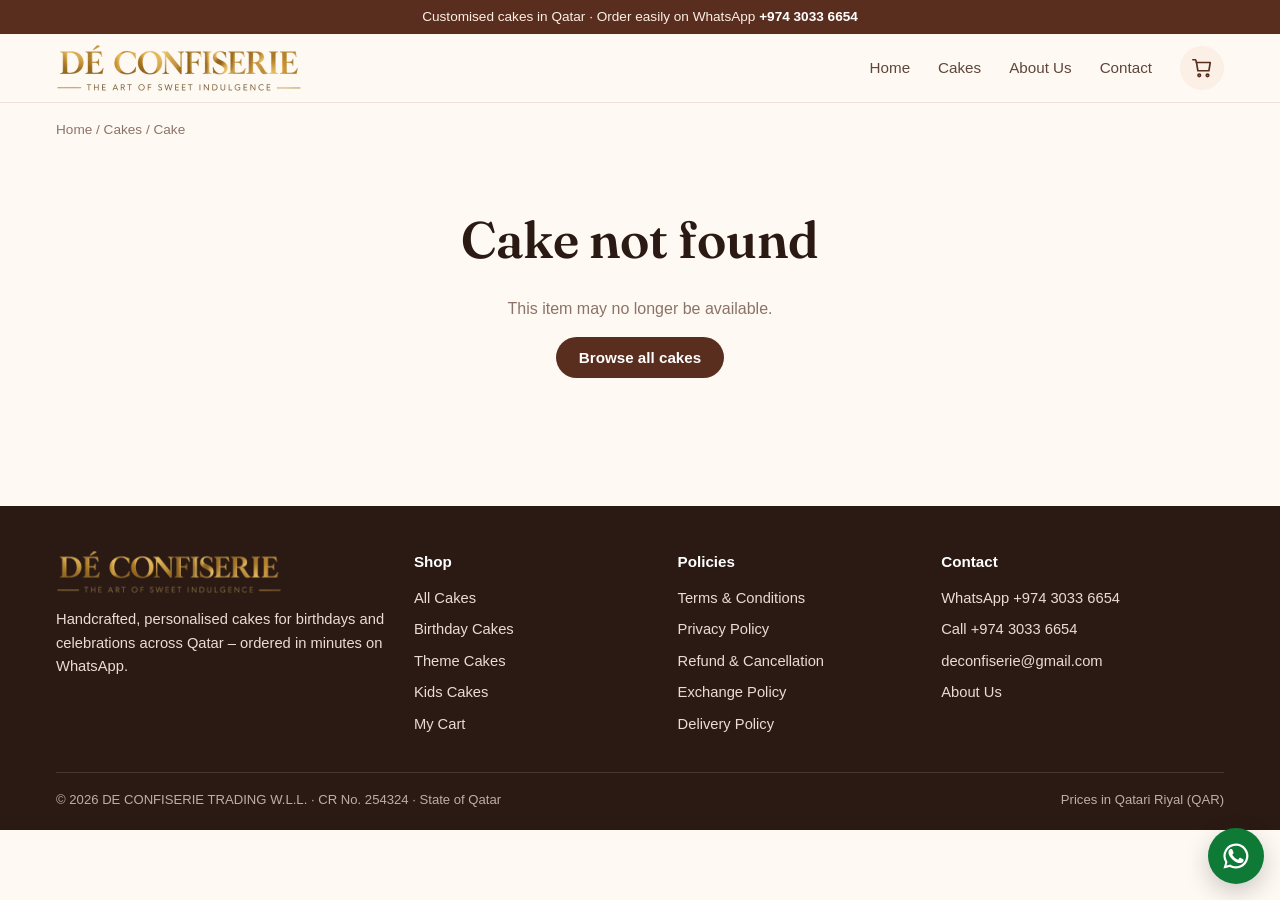
<file: product.html>
<!doctype html>
<html lang="en">
<head>
<meta charset="utf-8">
<meta name="viewport" content="width=device-width,initial-scale=1">
<title>Cake Details | De Confiserie Qatar</title>
<meta name="description" content="Personalised cakes in Qatar from De Confiserie. Order on WhatsApp.">
<meta name="robots" content="index,follow">
<link rel="canonical" href="https://deconfiserie.qa/product.html">
<meta name="theme-color" content="#5A2E1F">
<meta property="og:type" content="website">
<meta property="og:site_name" content="De Confiserie">
<meta property="og:title" content="Cake Details | De Confiserie Qatar">
<meta property="og:description" content="Personalised cakes in Qatar from De Confiserie. Order on WhatsApp.">
<meta property="og:url" content="https://deconfiserie.qa/product.html">
<meta property="og:image" content="https://deconfiserie.qa/images/og-image.jpg">
<meta property="og:locale" content="en_QA">
<meta name="twitter:card" content="summary_large_image">
<link rel="icon" href="favicon.svg" type="image/svg+xml">
<link rel="manifest" href="site.webmanifest">
<link rel="preconnect" href="https://fonts.googleapis.com">
<link rel="preconnect" href="https://fonts.gstatic.com" crossorigin>
<link rel="stylesheet" href="https://fonts.googleapis.com/css2?family=Fraunces:opsz,wght@9..144,600&display=swap">
<link rel="stylesheet" href="assets/css/style.css?v=1">

</head>
<body data-page="product">
<a class="sr-only" href="#main">Skip to content</a>
<div class="strip">Customised cakes in Qatar · Order easily on WhatsApp <a href="https://wa.me/97430336654" target="_blank" rel="noopener">+974 3033 6654</a></div>
<header class="header"><div class="container">
<a class="logo" href="index.html" aria-label="De Confiserie home"><picture><source srcset="images/logo.webp" type="image/webp"><img src="images/logo.png" alt="Dé Confiserie – The Art of Sweet Indulgence" width="246" height="48"></picture></a>
<button class="menu-btn" aria-label="Menu" aria-expanded="false"><svg width="24" height="24" viewBox="0 0 24 24" fill="none" stroke="currentColor" stroke-width="2" stroke-linecap="round"><path d="M4 7h16M4 12h16M4 17h16"/></svg></button>
<nav class="nav" aria-label="Main"><a href="index.html">Home</a><a href="cakes.html">Cakes</a><a href="about.html">About Us</a><a href="contact.html">Contact</a></nav>
<a class="cart-btn" href="cart.html" aria-label="Cart"><svg viewBox="0 0 24 24" fill="none" stroke="currentColor" stroke-width="1.8" stroke-linecap="round" stroke-linejoin="round" aria-hidden="true"><path d="M6 6h15l-1.5 9h-12z"/><path d="M6 6 5 3H2"/><circle cx="9" cy="20" r="1.4"/><circle cx="18" cy="20" r="1.4"/></svg><span class="cart-count" data-n="0">0</span></a>
</div></header>
<main id="main">

<div class="container">
<nav class="breadcrumb" aria-label="Breadcrumb"><a href="index.html">Home</a> / <a href="cakes.html">Cakes</a> / <span id="crumb">Cake</span></nav>
<section class="pdp" id="pdp"><div class="pdp-img"></div><div><p class="note">Loading…</p></div></section>
<noscript><p>Please enable JavaScript or <a href="https://wa.me/97430336654">order on WhatsApp</a>.</p></noscript>
<section id="relatedWrap" hidden style="padding-bottom:20px"><h2>You may also like</h2><div class="grid" id="related"></div></section>
</div>
</main>
<footer class="footer"><div class="container">
<div class="foot-grid">
<div><a class="logo" href="index.html"><picture><source srcset="images/logo.webp" type="image/webp"><img src="images/logo.png" alt="Dé Confiserie – The Art of Sweet Indulgence" width="246" height="48"></picture></a>
<p style="margin-top:14px">Handcrafted, personalised cakes for birthdays and celebrations across Qatar – ordered in minutes on WhatsApp.</p></div>
<div><h4>Shop</h4><ul><li><a href="cakes.html">All Cakes</a></li><li><a href="cakes.html?cat=Birthday%20Cakes">Birthday Cakes</a></li><li><a href="cakes.html?cat=Theme%20Cakes">Theme Cakes</a></li><li><a href="cakes.html?cat=Kids%20Cakes">Kids Cakes</a></li><li><a href="cart.html">My Cart</a></li></ul></div>
<div><h4>Policies</h4><ul><li><a href="terms.html">Terms &amp; Conditions</a></li><li><a href="privacy-policy.html">Privacy Policy</a></li><li><a href="refund-policy.html">Refund &amp; Cancellation</a></li><li><a href="exchange-policy.html">Exchange Policy</a></li><li><a href="delivery-policy.html">Delivery Policy</a></li></ul></div>
<div><h4>Contact</h4><ul><li><a href="https://wa.me/97430336654" target="_blank" rel="noopener">WhatsApp +974 3033 6654</a></li><li><a href="tel:+97430336654">Call +974 3033 6654</a></li><li><a href="mailto:deconfiserie@gmail.com">deconfiserie@gmail.com</a></li><li><a href="about.html">About Us</a></li></ul></div>
</div>
<div class="legal-line"><span>© <span id="yr">2026</span> DE CONFISERIE TRADING W.L.L. · CR No. 254324<span id="ecomLic"></span> · State of Qatar</span><span>Prices in Qatari Riyal (QAR)</span></div>
</div></footer>
<a class="wa-float" href="https://wa.me/97430336654?text=Hello%20De%20Confiserie%2C%20I%20would%20like%20to%20order%20a%20cake." target="_blank" rel="noopener" aria-label="Chat on WhatsApp"><svg viewBox="0 0 24 24" fill="currentColor" aria-hidden="true"><path d="M17.5 14.4c-.3-.1-1.8-.9-2-1-.3-.1-.5-.1-.7.1-.2.3-.8 1-.9 1.2-.2.2-.3.2-.6.1-.3-.1-1.3-.5-2.4-1.5-.9-.8-1.5-1.8-1.7-2.1-.2-.3 0-.5.1-.6l.4-.5c.2-.2.2-.3.3-.5.1-.2 0-.4 0-.5l-.9-2.2c-.2-.6-.5-.5-.7-.5h-.6c-.2 0-.5.1-.8.4-.3.3-1 1-1 2.5s1.1 2.9 1.2 3.1c.1.2 2.1 3.2 5.1 4.5.7.3 1.3.5 1.7.6.7.2 1.4.2 1.9.1.6-.1 1.8-.7 2-1.4.2-.7.2-1.3.2-1.4-.1-.1-.3-.2-.6-.3zM12 2a10 10 0 0 0-8.6 15.1L2 22l5-1.3A10 10 0 1 0 12 2zm0 18.2c-1.5 0-3-.4-4.3-1.2l-.3-.2-3 .8.8-2.9-.2-.3A8.2 8.2 0 1 1 12 20.2z"/></svg></a>
<script src="assets/js/config.js?v=1"></script>
<script>window.__PRODUCTS=[{"id":"chocolate-loaded-fudge-cake","name":"Chocolate Loaded Fudge Cake","price":280,"categories":["Chocolate Cakes","Birthday Cakes"],"badge":"Bestseller","featured":true,"description":"Rich chocolate fudge cake finished with a glossy chocolate drip and loaded with chocolate bars, wafer sticks and truffles. Personalised with name and a Happy Birthday topper.","details":"Personalised name included. Final decoration may vary slightly as each cake is handmade.","image":"images/chocolate-loaded-fudge-cake.webp","thumb":"images/thumb/chocolate-loaded-fudge-cake.webp","active":true},{"id":"customised-2-tier-birthday-cake","name":"Customised 2-Tier Birthday Cake","price":300,"categories":["Tiered Cakes","Birthday Cakes","Kids Cakes"],"badge":"","featured":true,"description":"Two-tier celebration cake with teddy bear figures, balloons, bunting and golden pearls in soft neutral tones. Colours, name and theme can be customised.","details":"Personalised name included. Share your colour theme on WhatsApp.","image":"images/customised-2-tier-birthday-cake.webp","thumb":"images/thumb/customised-2-tier-birthday-cake.webp","active":true},{"id":"football-theme-cake","name":"Football Theme Cake (Fresh Cream)","price":180,"categories":["Theme Cakes","Kids Cakes","Birthday Cakes"],"badge":"","featured":true,"description":"Fresh-cream football theme cake with a football topper, grass piping and player figure \u2013 perfect for young football fans. Name and age personalised.","details":"Made with normal (fresh) cream. Favourite team colours on request.","image":"images/football-theme-cake.webp","thumb":"images/thumb/football-theme-cake.webp","active":true},{"id":"masha-bear-theme-cake-2-tier","name":"Masha & Bear Theme Cake \u2013 2 Tier","price":320,"categories":["Theme Cakes","Kids Cakes","Tiered Cakes"],"badge":"Kids Favourite","featured":true,"description":"Two-tier kids' theme cake with character figures, a cottage-door design, flowers and butterflies in pastel colours. Name and age personalised.","details":"Personalised name and age included.","image":"images/masha-bear-theme-cake-2-tier.webp","thumb":"images/thumb/masha-bear-theme-cake-2-tier.webp","active":true},{"id":"moon-sun-buttercream-cake","name":"Moon & Sun Buttercream Cake","price":220,"categories":["Theme Cakes","Birthday Cakes"],"badge":"","featured":true,"description":"Fully buttercream-covered cake shaped as a crescent moon and sun, with clouds and stars piped in blue, white and gold. Personalised birthday message on the board.","details":"Buttercream covered. Message and number personalised.","image":"images/moon-sun-buttercream-cake.webp","thumb":"images/thumb/moon-sun-buttercream-cake.webp","active":true},{"id":"underwater-theme-cake","name":"Underwater Theme Cake","price":180,"categories":["Theme Cakes","Kids Cakes","Birthday Cakes"],"badge":"","featured":true,"description":"Ocean-inspired cake with clownfish, seashells, a pearl oyster, starfish and seaweed details in aqua blue. Personalised name, age and topper.","details":"Personalised name and age included.","image":"images/underwater-theme-cake.webp","thumb":"images/thumb/underwater-theme-cake.webp","active":true}]</script>
<script>document.getElementById("yr").textContent=new Date().getFullYear();if(SITE.ecomLicenseNo)document.getElementById("ecomLic").textContent=" · E-Commerce Licence No. "+SITE.ecomLicenseNo;</script>
<script src="assets/js/app.js?v=1" defer></script>
</body>
</html>
</file>
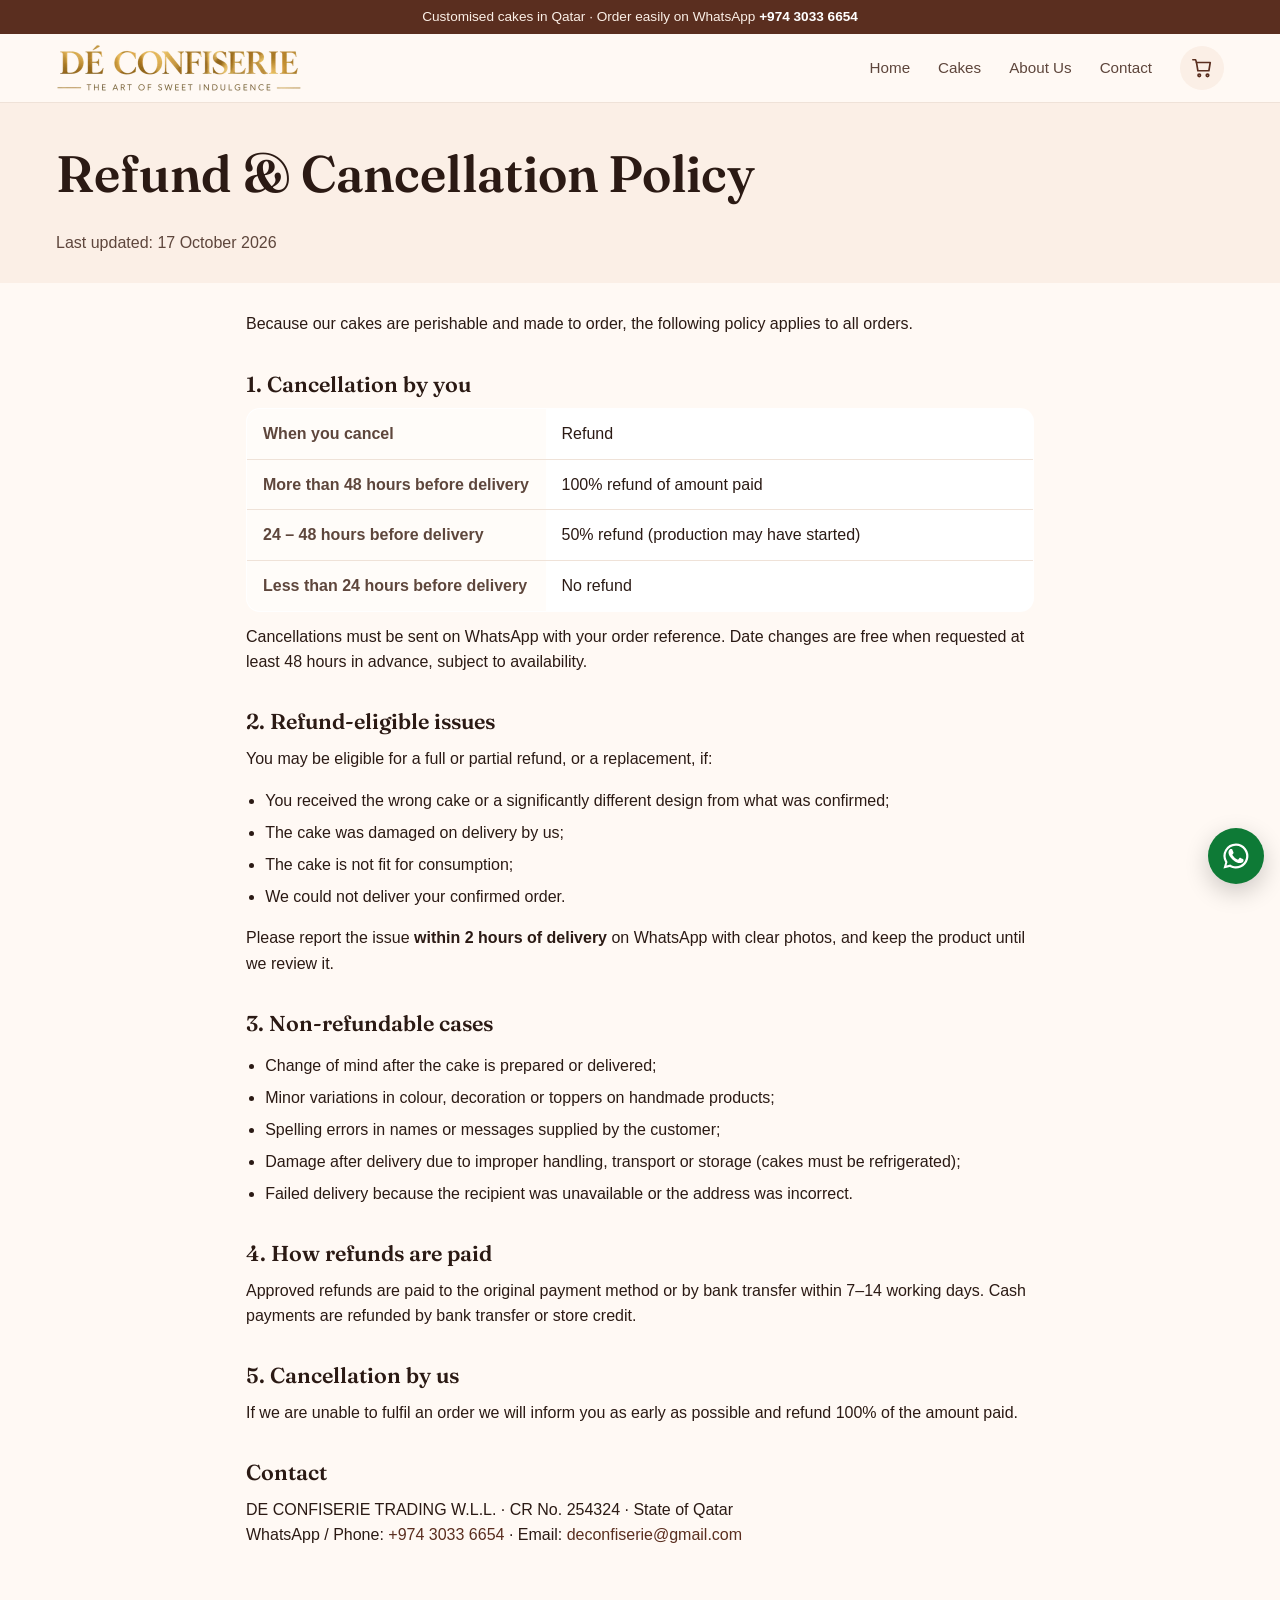
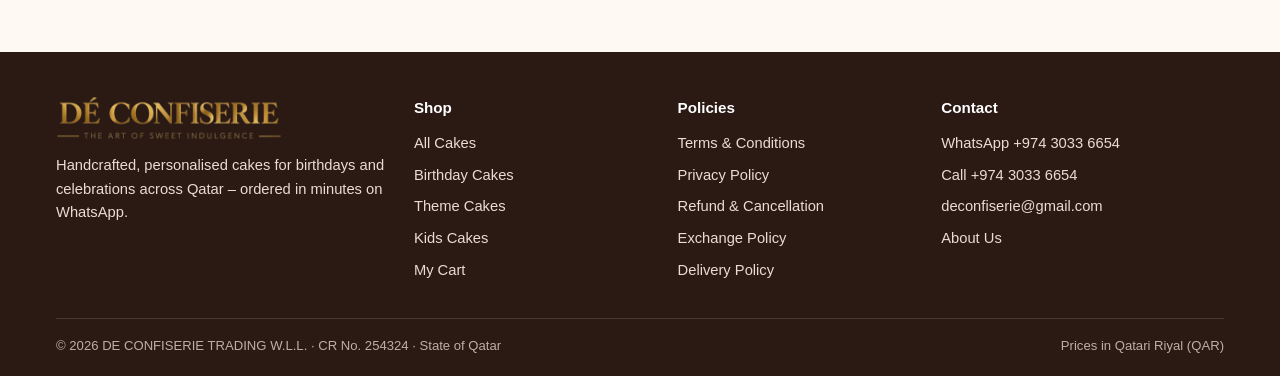
<file: refund-policy.html>
<!doctype html>
<html lang="en">
<head>
<meta charset="utf-8">
<meta name="viewport" content="width=device-width,initial-scale=1">
<title>Refund &amp; Cancellation Policy | De Confiserie Qatar</title>
<meta name="description" content="De Confiserie refund and cancellation policy for cake orders in Qatar.">
<meta name="robots" content="index,follow">
<link rel="canonical" href="https://deconfiserie.qa/refund-policy.html">
<meta name="theme-color" content="#5A2E1F">
<meta property="og:type" content="website">
<meta property="og:site_name" content="De Confiserie">
<meta property="og:title" content="Refund &amp; Cancellation Policy | De Confiserie Qatar">
<meta property="og:description" content="De Confiserie refund and cancellation policy for cake orders in Qatar.">
<meta property="og:url" content="https://deconfiserie.qa/refund-policy.html">
<meta property="og:image" content="https://deconfiserie.qa/images/og-image.jpg">
<meta property="og:locale" content="en_QA">
<meta name="twitter:card" content="summary_large_image">
<link rel="icon" href="favicon.svg" type="image/svg+xml">
<link rel="manifest" href="site.webmanifest">
<link rel="preconnect" href="https://fonts.googleapis.com">
<link rel="preconnect" href="https://fonts.gstatic.com" crossorigin>
<link rel="stylesheet" href="https://fonts.googleapis.com/css2?family=Fraunces:opsz,wght@9..144,600&display=swap">
<link rel="stylesheet" href="assets/css/style.css?v=1">

</head>
<body data-page="">
<a class="sr-only" href="#main">Skip to content</a>
<div class="strip">Customised cakes in Qatar · Order easily on WhatsApp <a href="https://wa.me/97430336654" target="_blank" rel="noopener">+974 3033 6654</a></div>
<header class="header"><div class="container">
<a class="logo" href="index.html" aria-label="De Confiserie home"><picture><source srcset="images/logo.webp" type="image/webp"><img src="images/logo.png" alt="Dé Confiserie – The Art of Sweet Indulgence" width="246" height="48"></picture></a>
<button class="menu-btn" aria-label="Menu" aria-expanded="false"><svg width="24" height="24" viewBox="0 0 24 24" fill="none" stroke="currentColor" stroke-width="2" stroke-linecap="round"><path d="M4 7h16M4 12h16M4 17h16"/></svg></button>
<nav class="nav" aria-label="Main"><a href="index.html">Home</a><a href="cakes.html">Cakes</a><a href="about.html">About Us</a><a href="contact.html">Contact</a></nav>
<a class="cart-btn" href="cart.html" aria-label="Cart"><svg viewBox="0 0 24 24" fill="none" stroke="currentColor" stroke-width="1.8" stroke-linecap="round" stroke-linejoin="round" aria-hidden="true"><path d="M6 6h15l-1.5 9h-12z"/><path d="M6 6 5 3H2"/><circle cx="9" cy="20" r="1.4"/><circle cx="18" cy="20" r="1.4"/></svg><span class="cart-count" data-n="0">0</span></a>
</div></header>
<main id="main">
<section class="page-hero"><div class="container"><h1>Refund & Cancellation Policy</h1><p>Last updated: 17 October 2026</p></div></section><div class="container prose">
<p>Because our cakes are perishable and made to order, the following policy applies to all orders.</p>
<h2>1. Cancellation by you</h2>
<table class="info-table"><tr><th>When you cancel</th><td>Refund</td></tr>
<tr><th>More than 48 hours before delivery</th><td>100% refund of amount paid</td></tr>
<tr><th>24 – 48 hours before delivery</th><td>50% refund (production may have started)</td></tr>
<tr><th>Less than 24 hours before delivery</th><td>No refund</td></tr></table>
<p style="margin-top:12px">Cancellations must be sent on WhatsApp with your order reference. Date changes are free when requested at least 48 hours in advance, subject to availability.</p>
<h2>2. Refund-eligible issues</h2><p>You may be eligible for a full or partial refund, or a replacement, if:</p>
<ul><li>You received the wrong cake or a significantly different design from what was confirmed;</li><li>The cake was damaged on delivery by us;</li><li>The cake is not fit for consumption;</li><li>We could not deliver your confirmed order.</li></ul>
<p>Please report the issue <strong>within 2 hours of delivery</strong> on WhatsApp with clear photos, and keep the product until we review it.</p>
<h2>3. Non-refundable cases</h2><ul>
<li>Change of mind after the cake is prepared or delivered;</li><li>Minor variations in colour, decoration or toppers on handmade products;</li><li>Spelling errors in names or messages supplied by the customer;</li><li>Damage after delivery due to improper handling, transport or storage (cakes must be refrigerated);</li><li>Failed delivery because the recipient was unavailable or the address was incorrect.</li></ul>
<h2>4. How refunds are paid</h2><p>Approved refunds are paid to the original payment method or by bank transfer within 7–14 working days. Cash payments are refunded by bank transfer or store credit.</p>
<h2>5. Cancellation by us</h2><p>If we are unable to fulfil an order we will inform you as early as possible and refund 100% of the amount paid.</p><h2>Contact</h2><p>DE CONFISERIE TRADING W.L.L. · CR No. 254324 · State of Qatar<br>WhatsApp / Phone: <a href="tel:+97430336654">+974 3033 6654</a> · Email: <a href="mailto:deconfiserie@gmail.com">deconfiserie@gmail.com</a></p></div>
</main>
<footer class="footer"><div class="container">
<div class="foot-grid">
<div><a class="logo" href="index.html"><picture><source srcset="images/logo.webp" type="image/webp"><img src="images/logo.png" alt="Dé Confiserie – The Art of Sweet Indulgence" width="246" height="48"></picture></a>
<p style="margin-top:14px">Handcrafted, personalised cakes for birthdays and celebrations across Qatar – ordered in minutes on WhatsApp.</p></div>
<div><h4>Shop</h4><ul><li><a href="cakes.html">All Cakes</a></li><li><a href="cakes.html?cat=Birthday%20Cakes">Birthday Cakes</a></li><li><a href="cakes.html?cat=Theme%20Cakes">Theme Cakes</a></li><li><a href="cakes.html?cat=Kids%20Cakes">Kids Cakes</a></li><li><a href="cart.html">My Cart</a></li></ul></div>
<div><h4>Policies</h4><ul><li><a href="terms.html">Terms &amp; Conditions</a></li><li><a href="privacy-policy.html">Privacy Policy</a></li><li><a href="refund-policy.html">Refund &amp; Cancellation</a></li><li><a href="exchange-policy.html">Exchange Policy</a></li><li><a href="delivery-policy.html">Delivery Policy</a></li></ul></div>
<div><h4>Contact</h4><ul><li><a href="https://wa.me/97430336654" target="_blank" rel="noopener">WhatsApp +974 3033 6654</a></li><li><a href="tel:+97430336654">Call +974 3033 6654</a></li><li><a href="mailto:deconfiserie@gmail.com">deconfiserie@gmail.com</a></li><li><a href="about.html">About Us</a></li></ul></div>
</div>
<div class="legal-line"><span>© <span id="yr">2026</span> DE CONFISERIE TRADING W.L.L. · CR No. 254324<span id="ecomLic"></span> · State of Qatar</span><span>Prices in Qatari Riyal (QAR)</span></div>
</div></footer>
<a class="wa-float" href="https://wa.me/97430336654?text=Hello%20De%20Confiserie%2C%20I%20would%20like%20to%20order%20a%20cake." target="_blank" rel="noopener" aria-label="Chat on WhatsApp"><svg viewBox="0 0 24 24" fill="currentColor" aria-hidden="true"><path d="M17.5 14.4c-.3-.1-1.8-.9-2-1-.3-.1-.5-.1-.7.1-.2.3-.8 1-.9 1.2-.2.2-.3.2-.6.1-.3-.1-1.3-.5-2.4-1.5-.9-.8-1.5-1.8-1.7-2.1-.2-.3 0-.5.1-.6l.4-.5c.2-.2.2-.3.3-.5.1-.2 0-.4 0-.5l-.9-2.2c-.2-.6-.5-.5-.7-.5h-.6c-.2 0-.5.1-.8.4-.3.3-1 1-1 2.5s1.1 2.9 1.2 3.1c.1.2 2.1 3.2 5.1 4.5.7.3 1.3.5 1.7.6.7.2 1.4.2 1.9.1.6-.1 1.8-.7 2-1.4.2-.7.2-1.3.2-1.4-.1-.1-.3-.2-.6-.3zM12 2a10 10 0 0 0-8.6 15.1L2 22l5-1.3A10 10 0 1 0 12 2zm0 18.2c-1.5 0-3-.4-4.3-1.2l-.3-.2-3 .8.8-2.9-.2-.3A8.2 8.2 0 1 1 12 20.2z"/></svg></a>
<script src="assets/js/config.js?v=1"></script>

<script>document.getElementById("yr").textContent=new Date().getFullYear();if(SITE.ecomLicenseNo)document.getElementById("ecomLic").textContent=" · E-Commerce Licence No. "+SITE.ecomLicenseNo;</script>
<script src="assets/js/app.js?v=1" defer></script>
</body>
</html>
</file>
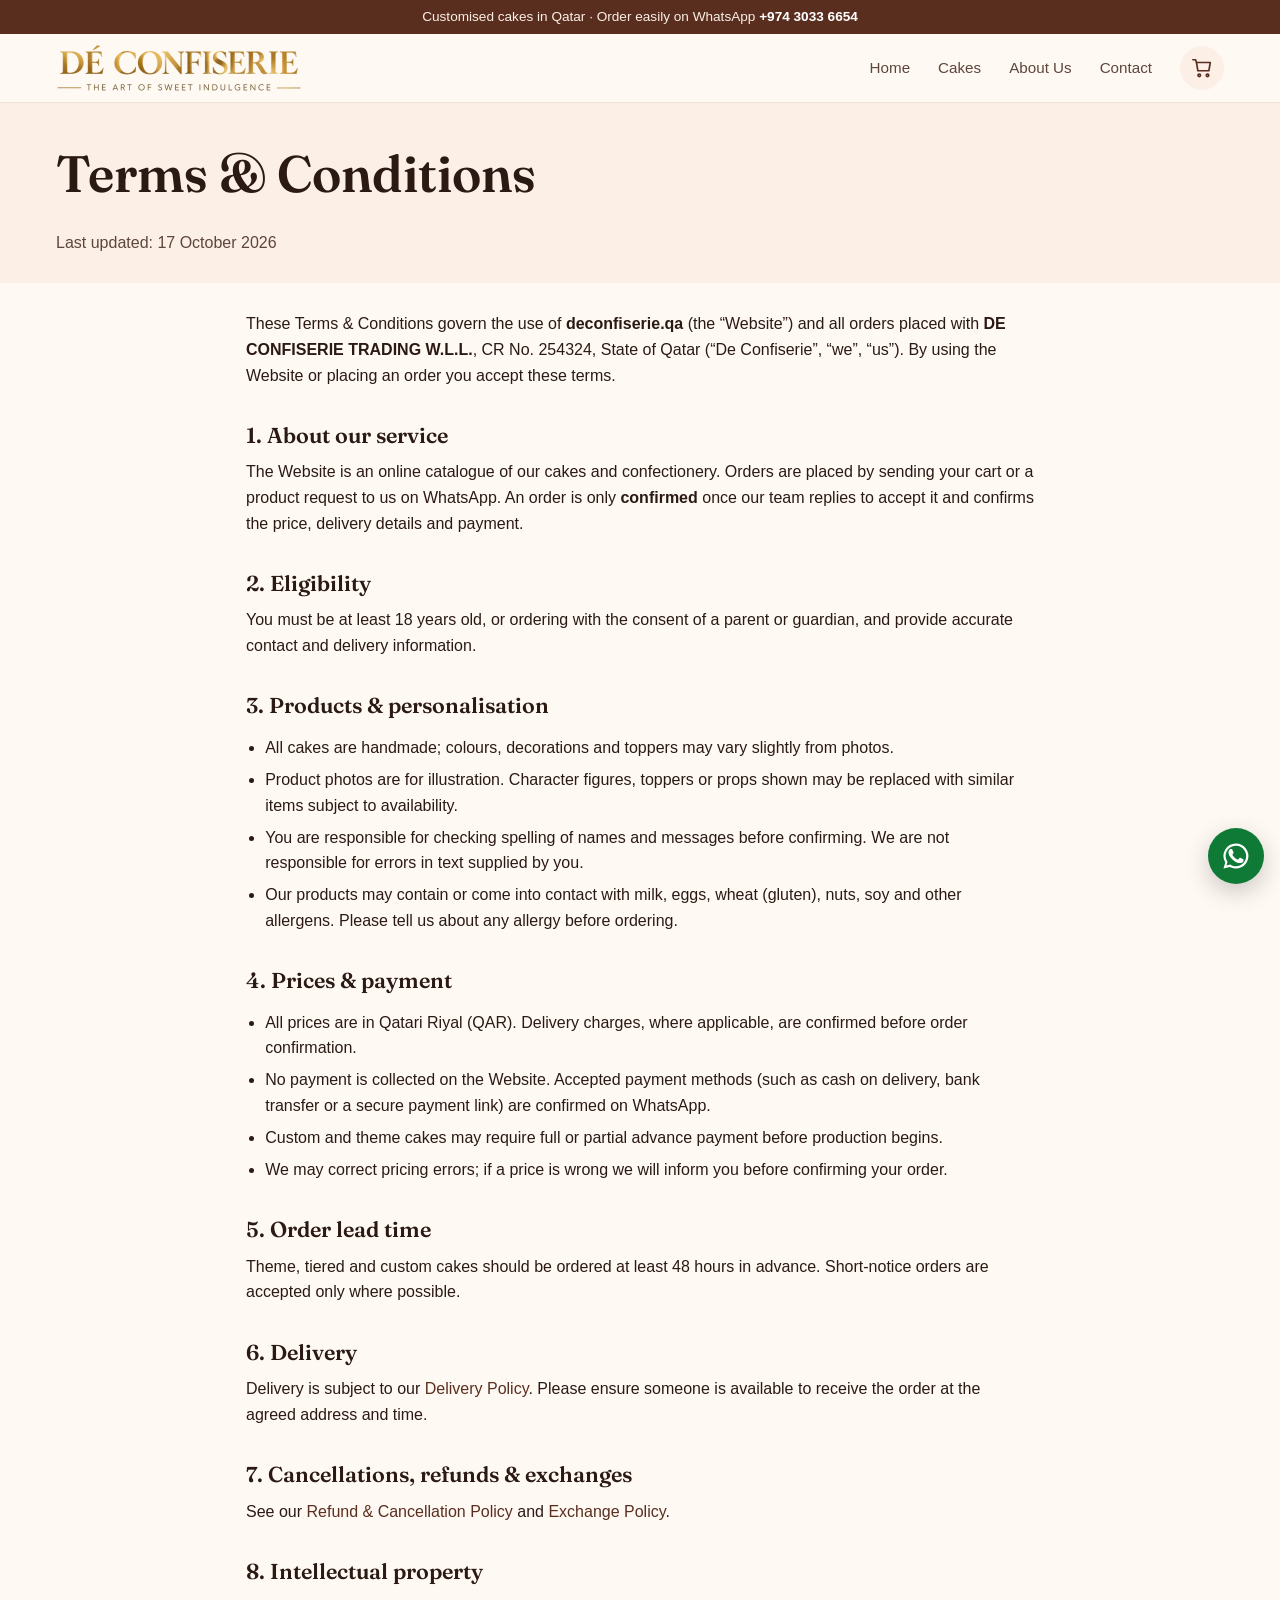
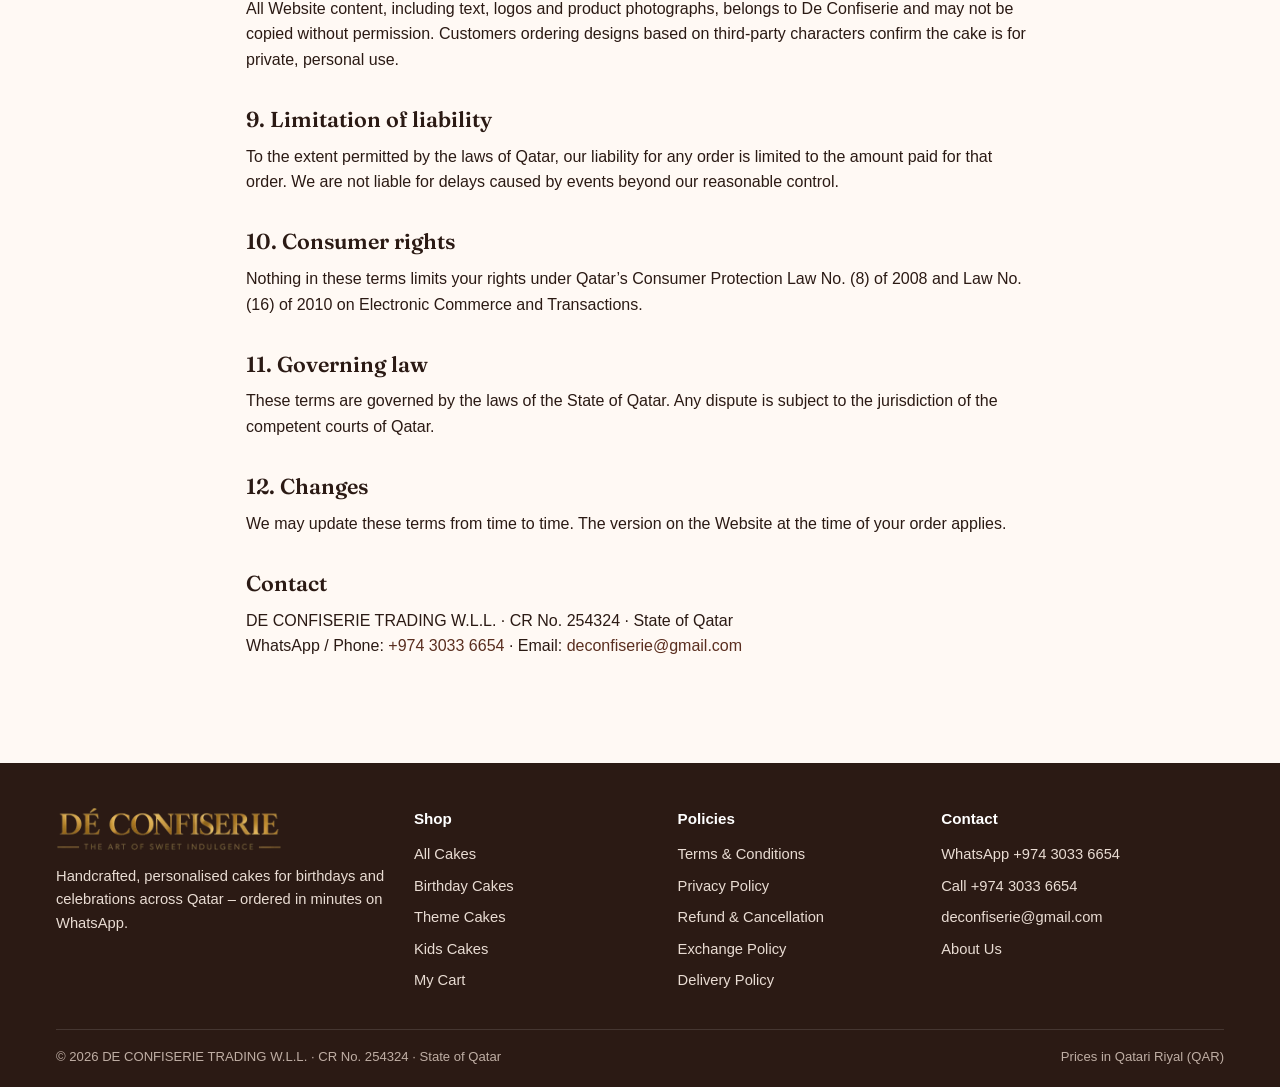
<file: terms.html>
<!doctype html>
<html lang="en">
<head>
<meta charset="utf-8">
<meta name="viewport" content="width=device-width,initial-scale=1">
<title>Terms &amp; Conditions | De Confiserie Qatar</title>
<meta name="description" content="Terms and conditions for ordering from De Confiserie (deconfiserie.qa), Qatar.">
<meta name="robots" content="index,follow">
<link rel="canonical" href="https://deconfiserie.qa/terms.html">
<meta name="theme-color" content="#5A2E1F">
<meta property="og:type" content="website">
<meta property="og:site_name" content="De Confiserie">
<meta property="og:title" content="Terms &amp; Conditions | De Confiserie Qatar">
<meta property="og:description" content="Terms and conditions for ordering from De Confiserie (deconfiserie.qa), Qatar.">
<meta property="og:url" content="https://deconfiserie.qa/terms.html">
<meta property="og:image" content="https://deconfiserie.qa/images/og-image.jpg">
<meta property="og:locale" content="en_QA">
<meta name="twitter:card" content="summary_large_image">
<link rel="icon" href="favicon.svg" type="image/svg+xml">
<link rel="manifest" href="site.webmanifest">
<link rel="preconnect" href="https://fonts.googleapis.com">
<link rel="preconnect" href="https://fonts.gstatic.com" crossorigin>
<link rel="stylesheet" href="https://fonts.googleapis.com/css2?family=Fraunces:opsz,wght@9..144,600&display=swap">
<link rel="stylesheet" href="assets/css/style.css?v=1">

</head>
<body data-page="">
<a class="sr-only" href="#main">Skip to content</a>
<div class="strip">Customised cakes in Qatar · Order easily on WhatsApp <a href="https://wa.me/97430336654" target="_blank" rel="noopener">+974 3033 6654</a></div>
<header class="header"><div class="container">
<a class="logo" href="index.html" aria-label="De Confiserie home"><picture><source srcset="images/logo.webp" type="image/webp"><img src="images/logo.png" alt="Dé Confiserie – The Art of Sweet Indulgence" width="246" height="48"></picture></a>
<button class="menu-btn" aria-label="Menu" aria-expanded="false"><svg width="24" height="24" viewBox="0 0 24 24" fill="none" stroke="currentColor" stroke-width="2" stroke-linecap="round"><path d="M4 7h16M4 12h16M4 17h16"/></svg></button>
<nav class="nav" aria-label="Main"><a href="index.html">Home</a><a href="cakes.html">Cakes</a><a href="about.html">About Us</a><a href="contact.html">Contact</a></nav>
<a class="cart-btn" href="cart.html" aria-label="Cart"><svg viewBox="0 0 24 24" fill="none" stroke="currentColor" stroke-width="1.8" stroke-linecap="round" stroke-linejoin="round" aria-hidden="true"><path d="M6 6h15l-1.5 9h-12z"/><path d="M6 6 5 3H2"/><circle cx="9" cy="20" r="1.4"/><circle cx="18" cy="20" r="1.4"/></svg><span class="cart-count" data-n="0">0</span></a>
</div></header>
<main id="main">
<section class="page-hero"><div class="container"><h1>Terms & Conditions</h1><p>Last updated: 17 October 2026</p></div></section><div class="container prose">
<p>These Terms &amp; Conditions govern the use of <strong>deconfiserie.qa</strong> (the “Website”) and all orders placed with <strong>DE CONFISERIE TRADING W.L.L.</strong>, CR No. 254324, State of Qatar (“De Confiserie”, “we”, “us”). By using the Website or placing an order you accept these terms.</p>
<h2>1. About our service</h2><p>The Website is an online catalogue of our cakes and confectionery. Orders are placed by sending your cart or a product request to us on WhatsApp. An order is only <strong>confirmed</strong> once our team replies to accept it and confirms the price, delivery details and payment.</p>
<h2>2. Eligibility</h2><p>You must be at least 18 years old, or ordering with the consent of a parent or guardian, and provide accurate contact and delivery information.</p>
<h2>3. Products &amp; personalisation</h2><ul>
<li>All cakes are handmade; colours, decorations and toppers may vary slightly from photos.</li>
<li>Product photos are for illustration. Character figures, toppers or props shown may be replaced with similar items subject to availability.</li>
<li>You are responsible for checking spelling of names and messages before confirming. We are not responsible for errors in text supplied by you.</li>
<li>Our products may contain or come into contact with milk, eggs, wheat (gluten), nuts, soy and other allergens. Please tell us about any allergy before ordering.</li></ul>
<h2>4. Prices &amp; payment</h2><ul>
<li>All prices are in Qatari Riyal (QAR). Delivery charges, where applicable, are confirmed before order confirmation.</li>
<li>No payment is collected on the Website. Accepted payment methods (such as cash on delivery, bank transfer or a secure payment link) are confirmed on WhatsApp.</li>
<li>Custom and theme cakes may require full or partial advance payment before production begins.</li>
<li>We may correct pricing errors; if a price is wrong we will inform you before confirming your order.</li></ul>
<h2>5. Order lead time</h2><p>Theme, tiered and custom cakes should be ordered at least 48 hours in advance. Short-notice orders are accepted only where possible.</p>
<h2>6. Delivery</h2><p>Delivery is subject to our <a href="delivery-policy.html">Delivery Policy</a>. Please ensure someone is available to receive the order at the agreed address and time.</p>
<h2>7. Cancellations, refunds &amp; exchanges</h2><p>See our <a href="refund-policy.html">Refund &amp; Cancellation Policy</a> and <a href="exchange-policy.html">Exchange Policy</a>.</p>
<h2>8. Intellectual property</h2><p>All Website content, including text, logos and product photographs, belongs to De Confiserie and may not be copied without permission. Customers ordering designs based on third-party characters confirm the cake is for private, personal use.</p>
<h2>9. Limitation of liability</h2><p>To the extent permitted by the laws of Qatar, our liability for any order is limited to the amount paid for that order. We are not liable for delays caused by events beyond our reasonable control.</p>
<h2>10. Consumer rights</h2><p>Nothing in these terms limits your rights under Qatar’s Consumer Protection Law No. (8) of 2008 and Law No. (16) of 2010 on Electronic Commerce and Transactions.</p>
<h2>11. Governing law</h2><p>These terms are governed by the laws of the State of Qatar. Any dispute is subject to the jurisdiction of the competent courts of Qatar.</p>
<h2>12. Changes</h2><p>We may update these terms from time to time. The version on the Website at the time of your order applies.</p><h2>Contact</h2><p>DE CONFISERIE TRADING W.L.L. · CR No. 254324 · State of Qatar<br>WhatsApp / Phone: <a href="tel:+97430336654">+974 3033 6654</a> · Email: <a href="mailto:deconfiserie@gmail.com">deconfiserie@gmail.com</a></p></div>
</main>
<footer class="footer"><div class="container">
<div class="foot-grid">
<div><a class="logo" href="index.html"><picture><source srcset="images/logo.webp" type="image/webp"><img src="images/logo.png" alt="Dé Confiserie – The Art of Sweet Indulgence" width="246" height="48"></picture></a>
<p style="margin-top:14px">Handcrafted, personalised cakes for birthdays and celebrations across Qatar – ordered in minutes on WhatsApp.</p></div>
<div><h4>Shop</h4><ul><li><a href="cakes.html">All Cakes</a></li><li><a href="cakes.html?cat=Birthday%20Cakes">Birthday Cakes</a></li><li><a href="cakes.html?cat=Theme%20Cakes">Theme Cakes</a></li><li><a href="cakes.html?cat=Kids%20Cakes">Kids Cakes</a></li><li><a href="cart.html">My Cart</a></li></ul></div>
<div><h4>Policies</h4><ul><li><a href="terms.html">Terms &amp; Conditions</a></li><li><a href="privacy-policy.html">Privacy Policy</a></li><li><a href="refund-policy.html">Refund &amp; Cancellation</a></li><li><a href="exchange-policy.html">Exchange Policy</a></li><li><a href="delivery-policy.html">Delivery Policy</a></li></ul></div>
<div><h4>Contact</h4><ul><li><a href="https://wa.me/97430336654" target="_blank" rel="noopener">WhatsApp +974 3033 6654</a></li><li><a href="tel:+97430336654">Call +974 3033 6654</a></li><li><a href="mailto:deconfiserie@gmail.com">deconfiserie@gmail.com</a></li><li><a href="about.html">About Us</a></li></ul></div>
</div>
<div class="legal-line"><span>© <span id="yr">2026</span> DE CONFISERIE TRADING W.L.L. · CR No. 254324<span id="ecomLic"></span> · State of Qatar</span><span>Prices in Qatari Riyal (QAR)</span></div>
</div></footer>
<a class="wa-float" href="https://wa.me/97430336654?text=Hello%20De%20Confiserie%2C%20I%20would%20like%20to%20order%20a%20cake." target="_blank" rel="noopener" aria-label="Chat on WhatsApp"><svg viewBox="0 0 24 24" fill="currentColor" aria-hidden="true"><path d="M17.5 14.4c-.3-.1-1.8-.9-2-1-.3-.1-.5-.1-.7.1-.2.3-.8 1-.9 1.2-.2.2-.3.2-.6.1-.3-.1-1.3-.5-2.4-1.5-.9-.8-1.5-1.8-1.7-2.1-.2-.3 0-.5.1-.6l.4-.5c.2-.2.2-.3.3-.5.1-.2 0-.4 0-.5l-.9-2.2c-.2-.6-.5-.5-.7-.5h-.6c-.2 0-.5.1-.8.4-.3.3-1 1-1 2.5s1.1 2.9 1.2 3.1c.1.2 2.1 3.2 5.1 4.5.7.3 1.3.5 1.7.6.7.2 1.4.2 1.9.1.6-.1 1.8-.7 2-1.4.2-.7.2-1.3.2-1.4-.1-.1-.3-.2-.6-.3zM12 2a10 10 0 0 0-8.6 15.1L2 22l5-1.3A10 10 0 1 0 12 2zm0 18.2c-1.5 0-3-.4-4.3-1.2l-.3-.2-3 .8.8-2.9-.2-.3A8.2 8.2 0 1 1 12 20.2z"/></svg></a>
<script src="assets/js/config.js?v=1"></script>

<script>document.getElementById("yr").textContent=new Date().getFullYear();if(SITE.ecomLicenseNo)document.getElementById("ecomLic").textContent=" · E-Commerce Licence No. "+SITE.ecomLicenseNo;</script>
<script src="assets/js/app.js?v=1" defer></script>
</body>
</html>
</file>
<file: assets/css/style.css>
:root{
  --bg:#FFF9F4; --surface:#FFFFFF; --cream:#FBEFE6; --ink:#2B1A14; --ink-2:#5E463C; --muted:#8C7368;
  --brand:#5A2E1F; --brand-2:#B4475F; --gold:#B8893A; --line:#EFE2D8;
  --wa:#0E7A36; --wa-h:#0B6A2E; --ok:#1F7A4D; --warn:#A86B00; --bad:#B42318;
  --radius:14px; --shadow:0 6px 24px rgba(74,38,24,.08);
  --serif:"Fraunces",Georgia,"Times New Roman",serif;
  --sans:-apple-system,BlinkMacSystemFont,"Segoe UI",Roboto,"Helvetica Neue",Arial,sans-serif;
}
*{box-sizing:border-box}
html{-webkit-text-size-adjust:100%;scroll-behavior:smooth}
body{margin:0;background:var(--bg);color:var(--ink);font:16px/1.6 var(--sans)}
img{max-width:100%;height:auto;display:block}
a{color:var(--brand);text-decoration:none}
a:hover{text-decoration:underline}
h1,h2,h3{font-family:var(--serif);font-weight:600;line-height:1.2;margin:0 0 .5em;color:var(--ink)}
h1{font-size:clamp(2rem,4.5vw,3.2rem)} h2{font-size:clamp(1.5rem,3vw,2.1rem)} h3{font-size:1.1rem}
p{margin:0 0 1em}
.container{width:100%;max-width:1200px;margin:0 auto;padding:0 16px}
.sr-only{position:absolute;width:1px;height:1px;overflow:hidden;clip:rect(0 0 0 0);white-space:nowrap}
:focus-visible{outline:3px solid var(--brand-2);outline-offset:2px}

/* top strip + header */
.strip{background:var(--brand);color:#FBEFE6;font-size:.85rem;text-align:center;padding:6px 16px}
.strip a{color:#fff;font-weight:600}
.header{position:sticky;top:0;z-index:50;background:rgba(255,249,244,.96);backdrop-filter:blur(8px);border-bottom:1px solid var(--line)}
.header .container{display:flex;align-items:center;gap:16px;height:68px}
.logo{display:flex;flex-direction:column;line-height:1;color:var(--ink)}
.logo:hover{text-decoration:none}
.logo b{font-family:var(--serif);font-size:1.55rem;font-weight:600;letter-spacing:.2px}
.logo small{font-size:.62rem;letter-spacing:.28em;text-transform:uppercase;color:var(--gold);margin-top:4px}
.nav{display:flex;gap:4px;margin-left:auto}
.nav a{color:var(--ink-2);padding:8px 12px;border-radius:999px;font-weight:500;font-size:.95rem}
.nav a:hover,.nav a[aria-current=page]{background:var(--cream);color:var(--brand);text-decoration:none}
.cart-btn{position:relative;display:inline-flex;align-items:center;justify-content:center;width:44px;height:44px;border-radius:50%;background:var(--cream);color:var(--brand)}
.cart-btn svg{width:22px;height:22px}
.cart-count{position:absolute;top:-2px;right:-2px;min-width:20px;height:20px;padding:0 5px;border-radius:10px;background:var(--brand-2);color:#fff;font-size:.72rem;font-weight:700;display:flex;align-items:center;justify-content:center}
.cart-count[data-n="0"]{display:none}
.menu-btn{display:none;background:none;border:0;width:44px;height:44px;color:var(--ink);cursor:pointer}
@media (max-width:760px){
  .menu-btn{display:inline-flex;align-items:center;justify-content:center;margin-left:auto}
  .nav{display:none;position:absolute;left:0;right:0;top:68px;background:var(--bg);flex-direction:column;padding:8px 16px 16px;border-bottom:1px solid var(--line)}
  .nav.open{display:flex}
  .nav a{padding:12px}
}

/* buttons */
.btn{display:inline-flex;align-items:center;justify-content:center;gap:8px;border:1.5px solid transparent;border-radius:999px;padding:12px 22px;font:600 .95rem/1 var(--sans);cursor:pointer;text-decoration:none!important;transition:background .15s,transform .1s;white-space:nowrap}
.btn:active{transform:translateY(1px)}
.btn-primary{background:var(--brand);color:#fff}.btn-primary:hover{background:#45220F}
.btn-outline{border-color:var(--brand);color:var(--brand);background:transparent}.btn-outline:hover{background:var(--cream)}
.btn-wa{background:var(--wa);color:#fff}.btn-wa:hover{background:var(--wa-h)}
.btn-ghost{background:var(--cream);color:var(--brand)}
.btn-sm{padding:9px 14px;font-size:.85rem}
.btn-block{width:100%}
.btn svg{width:18px;height:18px;flex:none}
.btn[disabled]{opacity:.5;cursor:not-allowed}

/* hero */
.hero{padding:48px 0 32px}
.hero .container{display:grid;grid-template-columns:1.05fr 1fr;gap:40px;align-items:center}
.eyebrow{display:inline-block;font-size:.78rem;letter-spacing:.18em;text-transform:uppercase;color:var(--brand-2);font-weight:700;margin-bottom:12px}
.hero p.lead{font-size:1.1rem;color:var(--ink-2);max-width:34em}
.hero-cta{display:flex;flex-wrap:wrap;gap:12px;margin-top:20px}
.hero-art{display:grid;grid-template-columns:1fr 1fr;gap:14px}
.hero-art img{border-radius:20px;box-shadow:var(--shadow);aspect-ratio:4/5;object-fit:cover;width:100%}
.hero-art img:nth-child(2){margin-top:40px}
.trust{display:flex;flex-wrap:wrap;gap:18px;margin-top:24px;color:var(--ink-2);font-size:.9rem}
.trust span{display:flex;align-items:center;gap:6px}
.trust svg{width:18px;height:18px;color:var(--gold)}
@media (max-width:860px){.hero .container{grid-template-columns:1fr}.hero{padding-top:28px}}

/* sections */
.section{padding:40px 0}
.section-head{display:flex;align-items:end;justify-content:space-between;gap:16px;margin-bottom:20px;flex-wrap:wrap}
.section-head p{color:var(--muted);margin:0}
.chips{display:flex;gap:8px;flex-wrap:wrap}
.chip{border:1px solid var(--line);background:var(--surface);color:var(--ink-2);padding:8px 16px;border-radius:999px;font:500 .9rem var(--sans);cursor:pointer;text-decoration:none!important}
.chip:hover{border-color:var(--brand)}
.chip[aria-pressed=true],.chip.active{background:var(--brand);border-color:var(--brand);color:#fff}

/* product grid */
.grid{display:grid;grid-template-columns:repeat(4,1fr);gap:20px}
@media (max-width:1024px){.grid{grid-template-columns:repeat(3,1fr)}}
@media (max-width:720px){.grid{grid-template-columns:repeat(2,1fr);gap:12px}}
.card{background:var(--surface);border:1px solid var(--line);border-radius:var(--radius);overflow:hidden;display:flex;flex-direction:column;position:relative;transition:box-shadow .2s,transform .2s}
.card:hover{box-shadow:var(--shadow);transform:translateY(-2px)}
.card-img{display:block;aspect-ratio:4/5;background:var(--cream);overflow:hidden}
.card-img img{width:100%;height:100%;object-fit:cover}
.badge{position:absolute;top:10px;left:10px;background:var(--brand-2);color:#fff;font-size:.7rem;font-weight:700;letter-spacing:.04em;padding:4px 10px;border-radius:999px;text-transform:uppercase}
.card-body{padding:12px 14px 14px;display:flex;flex-direction:column;gap:6px;flex:1}
.card-title{font-family:var(--sans);font-size:.95rem;font-weight:600;margin:0;line-height:1.35}
.card-title a{color:var(--ink)}
.price{font-weight:700;color:var(--brand);font-size:1.05rem;margin:0}
.price small{font-weight:500;color:var(--muted);font-size:.75rem}
.card-actions{display:grid;grid-template-columns:1fr 1fr;gap:8px;margin-top:auto;padding-top:6px}
.card-actions .btn{padding:9px 8px;font-size:.8rem}
@media (max-width:420px){.card-actions{grid-template-columns:1fr}}
.empty{text-align:center;color:var(--muted);padding:48px 16px}

/* toolbar */
.toolbar{display:flex;gap:12px;flex-wrap:wrap;align-items:center;margin-bottom:18px}
.toolbar .search{flex:1;min-width:200px}
input,select,textarea{font:inherit;color:var(--ink);background:var(--surface);border:1px solid var(--line);border-radius:10px;padding:11px 12px;width:100%}
input:focus,select:focus,textarea:focus{outline:none;border-color:var(--brand);box-shadow:0 0 0 3px rgba(90,46,31,.12)}
label{font-weight:600;font-size:.88rem;display:block;margin-bottom:6px;color:var(--ink-2)}
.field{margin-bottom:14px}
.row2{display:grid;grid-template-columns:1fr 1fr;gap:12px}
@media (max-width:560px){.row2{grid-template-columns:1fr}}

/* features */
.features{display:grid;grid-template-columns:repeat(4,1fr);gap:16px}
.feature{background:var(--surface);border:1px solid var(--line);border-radius:var(--radius);padding:20px}
.feature svg{width:28px;height:28px;color:var(--brand-2);margin-bottom:10px}
.feature h3{font-family:var(--sans);font-size:1rem;margin-bottom:4px}
.feature p{color:var(--muted);font-size:.9rem;margin:0}
@media (max-width:900px){.features{grid-template-columns:1fr 1fr}}
.steps{counter-reset:s;display:grid;grid-template-columns:repeat(3,1fr);gap:16px}
.step{background:var(--cream);border-radius:var(--radius);padding:22px}
.step::before{counter-increment:s;content:counter(s);display:inline-flex;width:34px;height:34px;border-radius:50%;background:var(--brand);color:#fff;align-items:center;justify-content:center;font-weight:700;margin-bottom:10px}
.step h3{font-family:var(--sans);font-size:1rem}
.step p{margin:0;color:var(--ink-2);font-size:.92rem}
@media (max-width:760px){.steps{grid-template-columns:1fr}}
.cta-band{background:var(--brand);color:#FBEFE6;border-radius:20px;padding:32px;display:flex;align-items:center;justify-content:space-between;gap:20px;flex-wrap:wrap}
.cta-band h2{color:#fff;margin:0}

/* product page */
.breadcrumb{font-size:.85rem;color:var(--muted);padding:16px 0 0}
.breadcrumb a{color:var(--muted)}
.pdp{display:grid;grid-template-columns:1fr 1fr;gap:40px;padding:20px 0 40px}
.pdp-img{border-radius:20px;overflow:hidden;background:var(--cream);aspect-ratio:4/5}
.pdp-img img{width:100%;height:100%;object-fit:cover}
.pdp .price{font-size:1.6rem;margin:6px 0 14px}
.pdp .desc{color:var(--ink-2)}
.qty{display:inline-flex;align-items:center;border:1px solid var(--line);border-radius:999px;background:var(--surface)}
.qty button{width:40px;height:40px;border:0;background:none;font-size:1.2rem;cursor:pointer;color:var(--brand)}
.qty input{width:44px;border:0;text-align:center;padding:0;background:none}
.pdp-actions{display:grid;grid-template-columns:1fr 1fr;gap:10px;margin:16px 0}
.note{font-size:.85rem;color:var(--muted)}
.tags{display:flex;gap:6px;flex-wrap:wrap;margin-bottom:10px}
.tag{font-size:.75rem;background:var(--cream);color:var(--brand);padding:3px 10px;border-radius:999px}
@media (max-width:820px){.pdp{grid-template-columns:1fr;gap:20px}}

/* cart */
.cart-layout{display:grid;grid-template-columns:1.4fr 1fr;gap:28px;padding:20px 0 40px;align-items:start}
@media (max-width:900px){.cart-layout{grid-template-columns:1fr}}
.panel{background:var(--surface);border:1px solid var(--line);border-radius:var(--radius);padding:20px}
.line{display:grid;grid-template-columns:80px 1fr auto;gap:14px;padding:14px 0;border-bottom:1px solid var(--line)}
.line:last-child{border-bottom:0}
.line img{width:80px;height:100px;object-fit:cover;border-radius:10px}
.line h3{font-family:var(--sans);font-size:.95rem;margin:0 0 4px}
.line .msg{margin-top:8px}
.line .msg input{padding:8px 10px;font-size:.85rem}
.line-end{display:flex;flex-direction:column;align-items:end;justify-content:space-between;gap:8px}
.link-btn{background:none;border:0;color:var(--bad);cursor:pointer;font-size:.82rem;padding:4px}
.sum-row{display:flex;justify-content:space-between;padding:6px 0;color:var(--ink-2)}
.sum-row.total{font-weight:700;color:var(--ink);font-size:1.15rem;border-top:1px solid var(--line);margin-top:6px;padding-top:12px}
.check{display:flex;gap:10px;align-items:flex-start;font-weight:400;font-size:.88rem}
.check input{width:auto;margin-top:4px}
.success{text-align:center;padding:40px 20px}
.success svg{width:56px;height:56px;color:var(--ok)}

/* content pages */
.page-hero{background:var(--cream);padding:40px 0 28px;margin-bottom:28px}
.page-hero p{color:var(--ink-2);margin:0}
.prose{max-width:820px;padding-bottom:48px}
.prose h2{font-size:1.35rem;margin-top:1.6em}
.prose ul{padding-left:1.2em}
.prose li{margin-bottom:.4em}
.info-table{width:100%;border-collapse:collapse;background:var(--surface);border:1px solid var(--line);border-radius:var(--radius);overflow:hidden}
.info-table th,.info-table td{text-align:left;padding:12px 16px;border-bottom:1px solid var(--line);vertical-align:top}
.info-table th{width:38%;color:var(--ink-2);font-weight:600;background:#FFFCF9}
.contact-grid{display:grid;grid-template-columns:1fr 1fr;gap:24px;padding-bottom:48px}
.contact-card{display:flex;gap:14px;align-items:center;padding:16px;border:1px solid var(--line);border-radius:var(--radius);background:var(--surface);margin-bottom:12px;color:var(--ink)}
.contact-card:hover{text-decoration:none;border-color:var(--brand)}
.contact-card svg{width:26px;height:26px;color:var(--brand-2);flex:none}
.contact-card small{display:block;color:var(--muted)}
@media (max-width:820px){.contact-grid{grid-template-columns:1fr}}

/* footer */
.footer{background:#2B1A14;color:#E9DCD3;margin-top:40px;padding:44px 0 20px;font-size:.92rem}
.footer a{color:#E9DCD3}
.footer h4{color:#fff;font-family:var(--sans);font-size:.95rem;margin:0 0 12px}
.footer ul{list-style:none;padding:0;margin:0}
.footer li{margin-bottom:8px}
.foot-grid{display:grid;grid-template-columns:1.4fr 1fr 1fr 1.2fr;gap:28px}
.footer .logo b{color:#fff}
.legal-line{border-top:1px solid rgba(255,255,255,.12);margin-top:28px;padding-top:16px;display:flex;justify-content:space-between;gap:12px;flex-wrap:wrap;color:#BFAEA4;font-size:.82rem}
@media (max-width:860px){.foot-grid{grid-template-columns:1fr 1fr}}
@media (max-width:520px){.foot-grid{grid-template-columns:1fr}}

/* floating whatsapp + toast */
.wa-float{position:fixed;right:16px;bottom:16px;z-index:60;width:56px;height:56px;border-radius:50%;background:var(--wa);color:#fff;display:flex;align-items:center;justify-content:center;box-shadow:0 8px 24px rgba(0,0,0,.2)}
.wa-float svg{width:30px;height:30px}
.toast{position:fixed;left:50%;bottom:24px;transform:translateX(-50%) translateY(120px);background:var(--ink);color:#fff;padding:12px 18px;border-radius:12px;z-index:70;transition:transform .25s;font-size:.92rem;display:flex;gap:12px;align-items:center;max-width:calc(100% - 32px);visibility:hidden}
.toast.show{transform:translateX(-50%) translateY(0);visibility:visible}
.toast a{color:#FFD9B8;font-weight:600}
.logo img{height:48px;width:auto}
.footer .logo img{height:44px}
@media (max-width:760px){.logo img{height:38px}}
</file>
